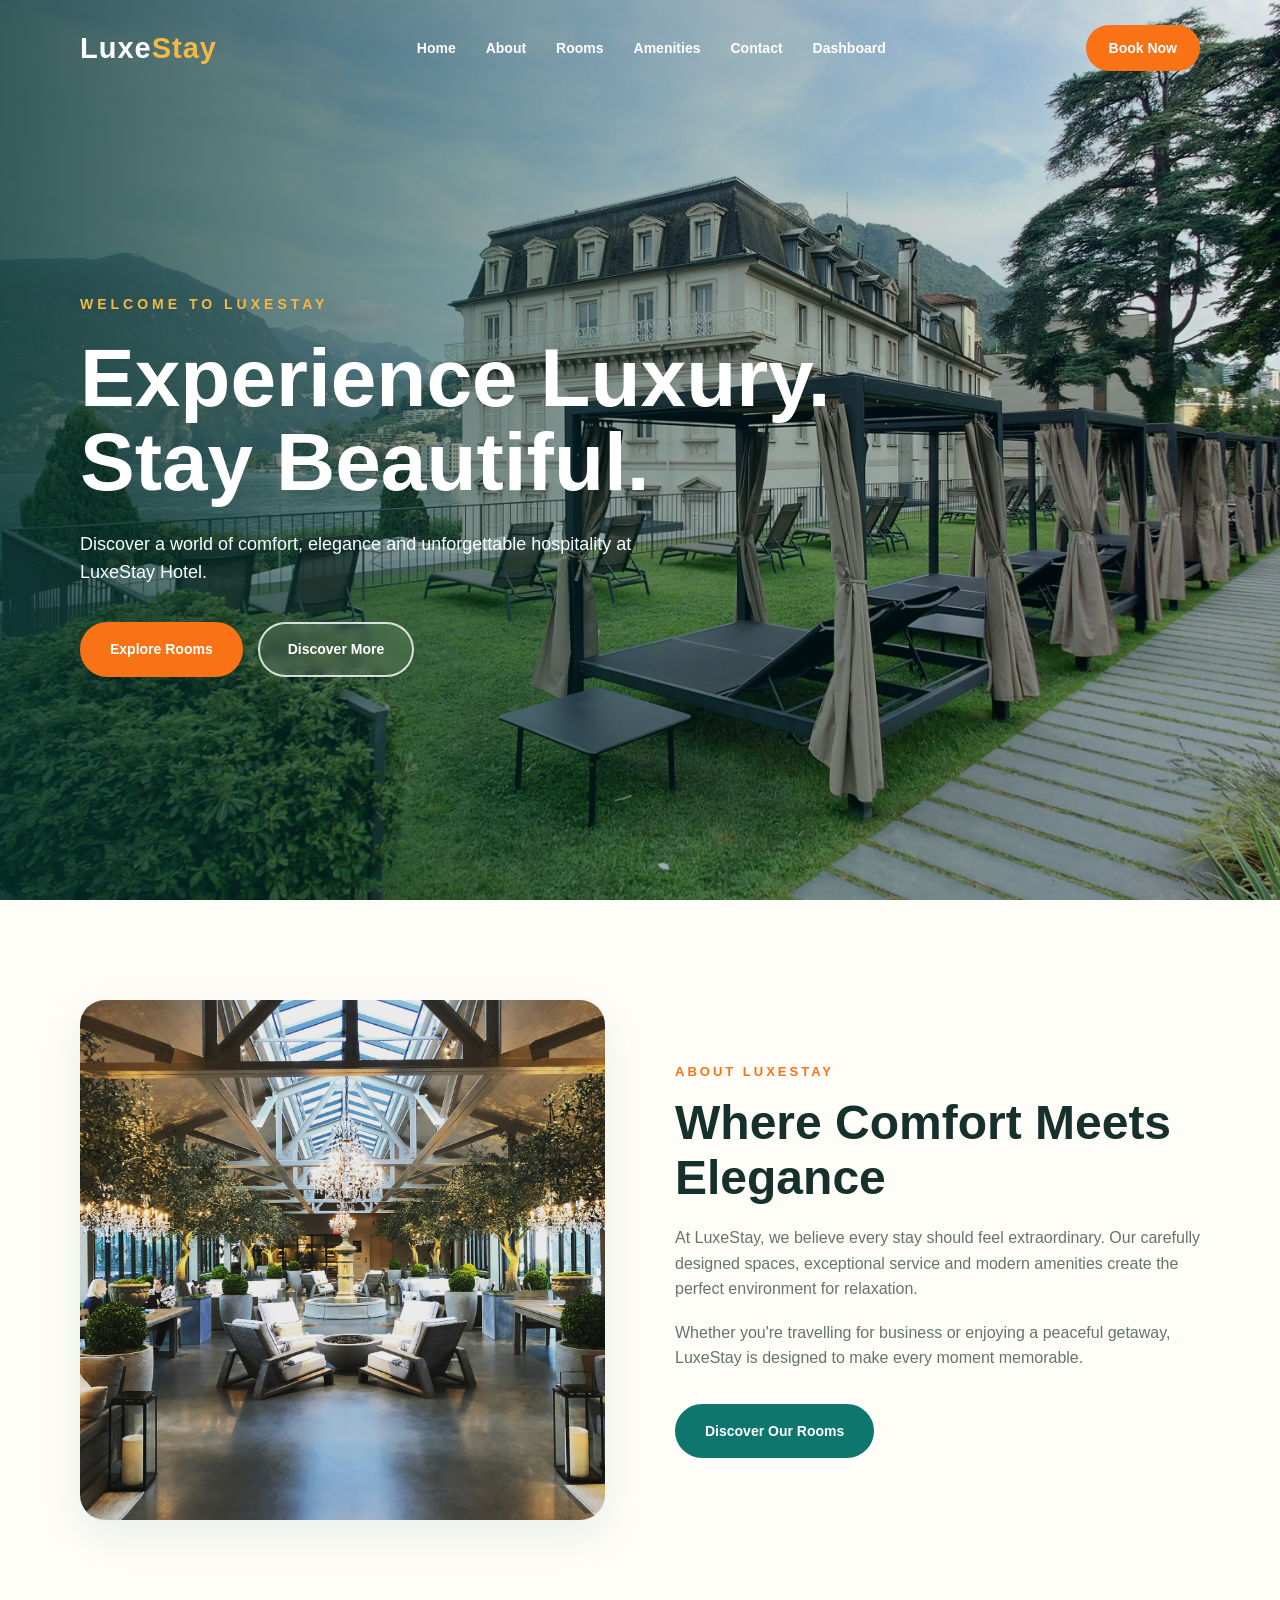
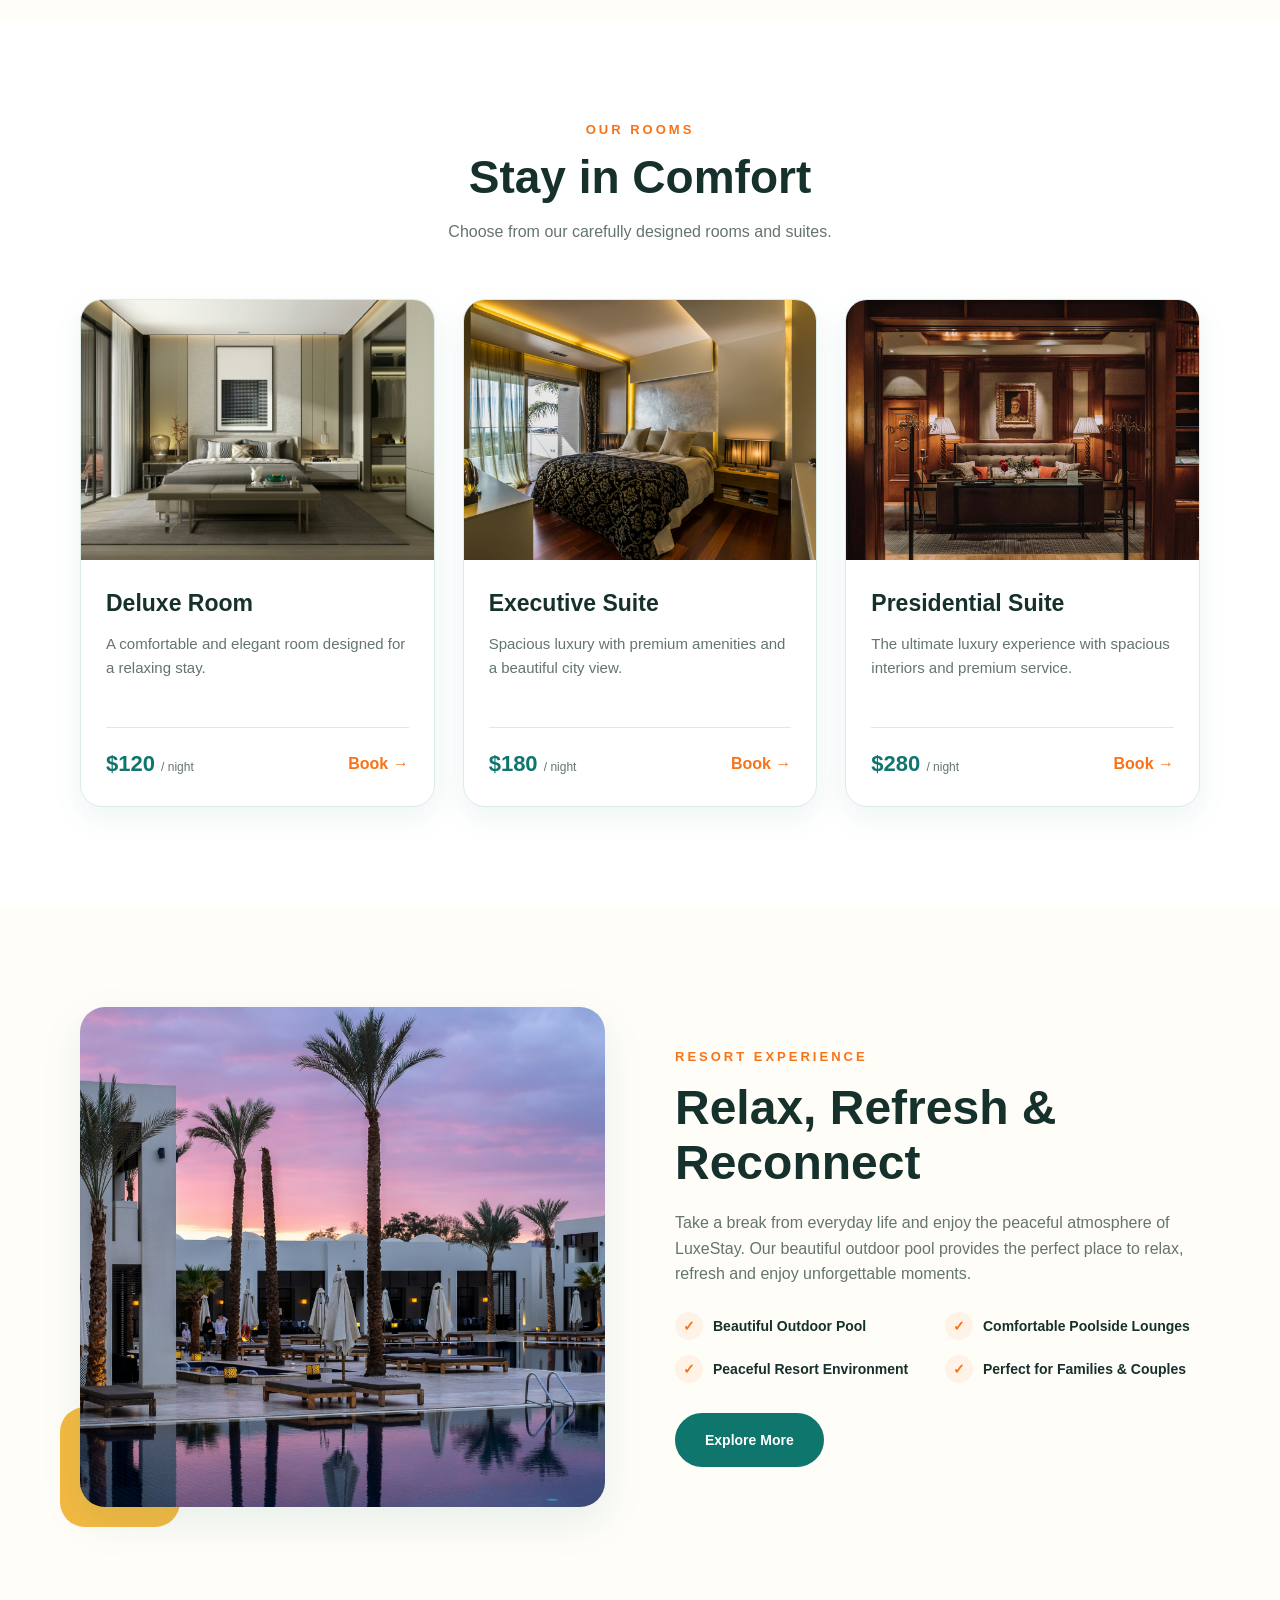
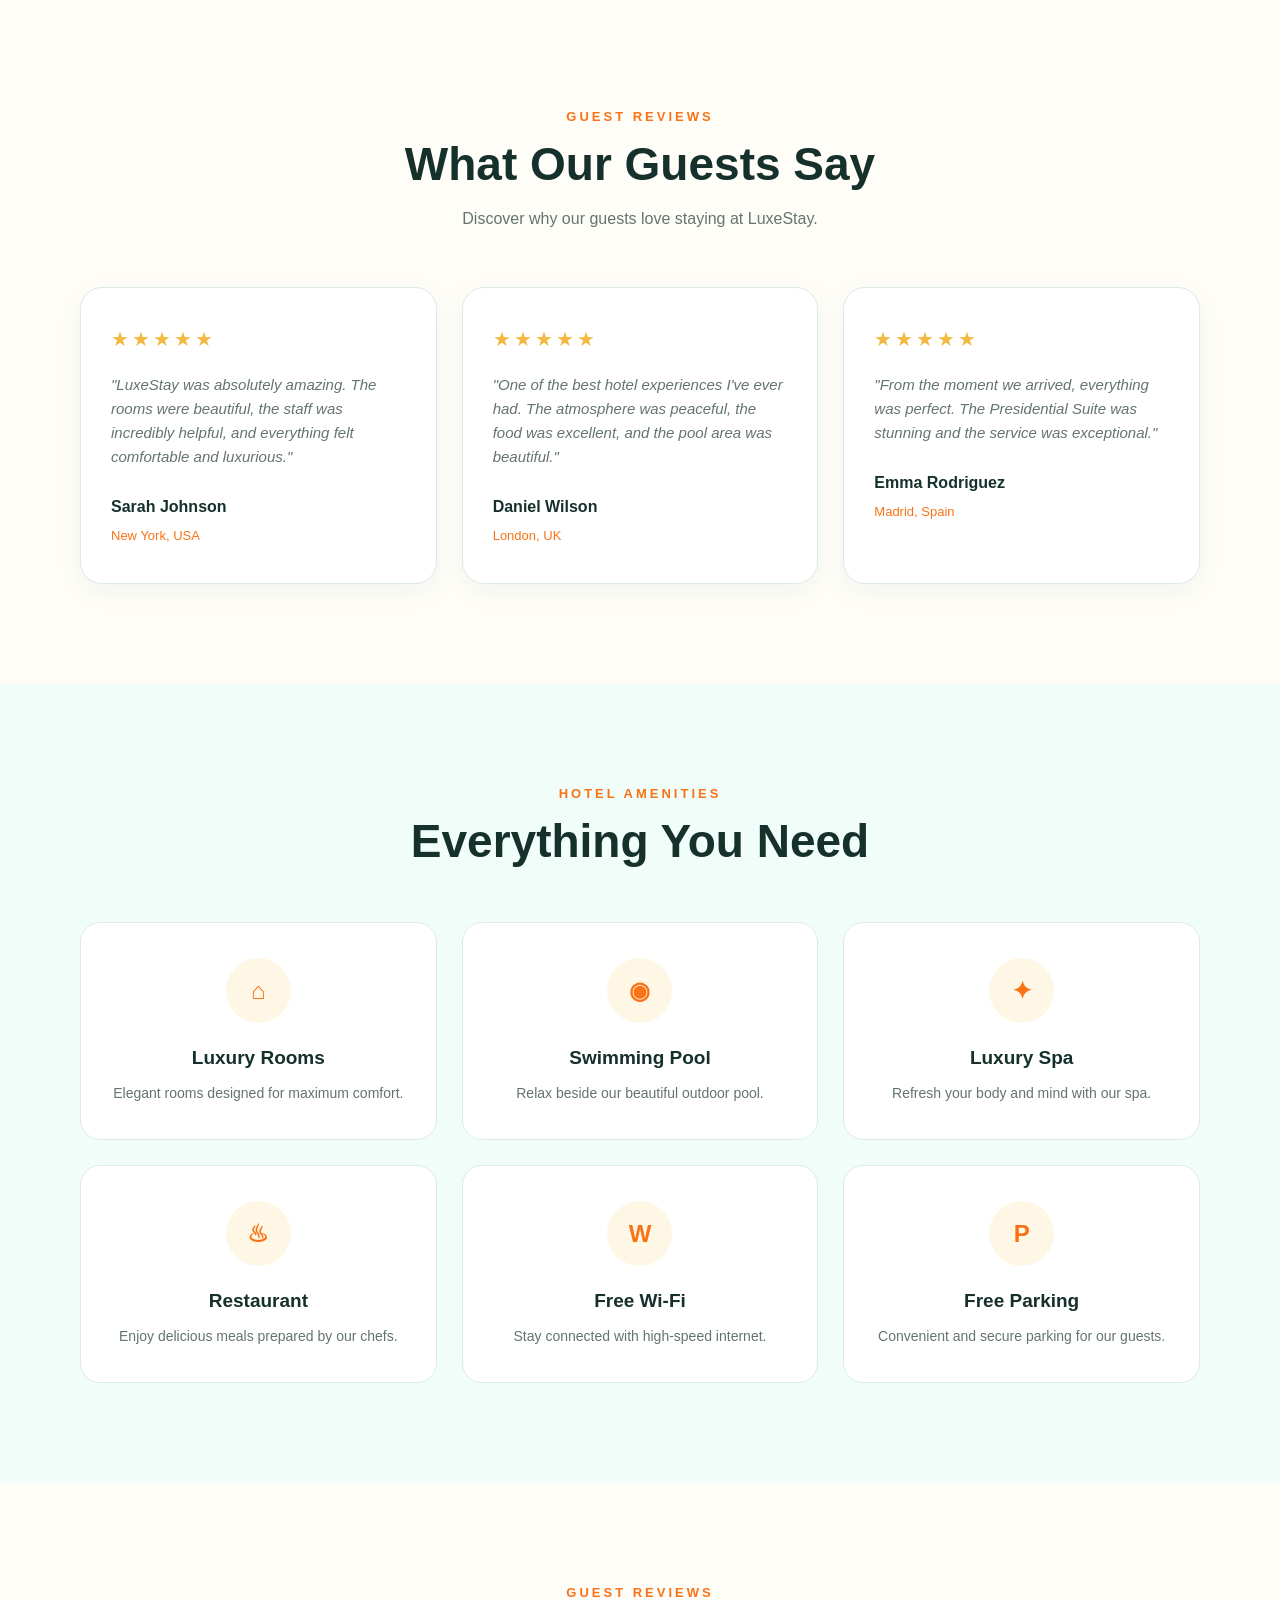
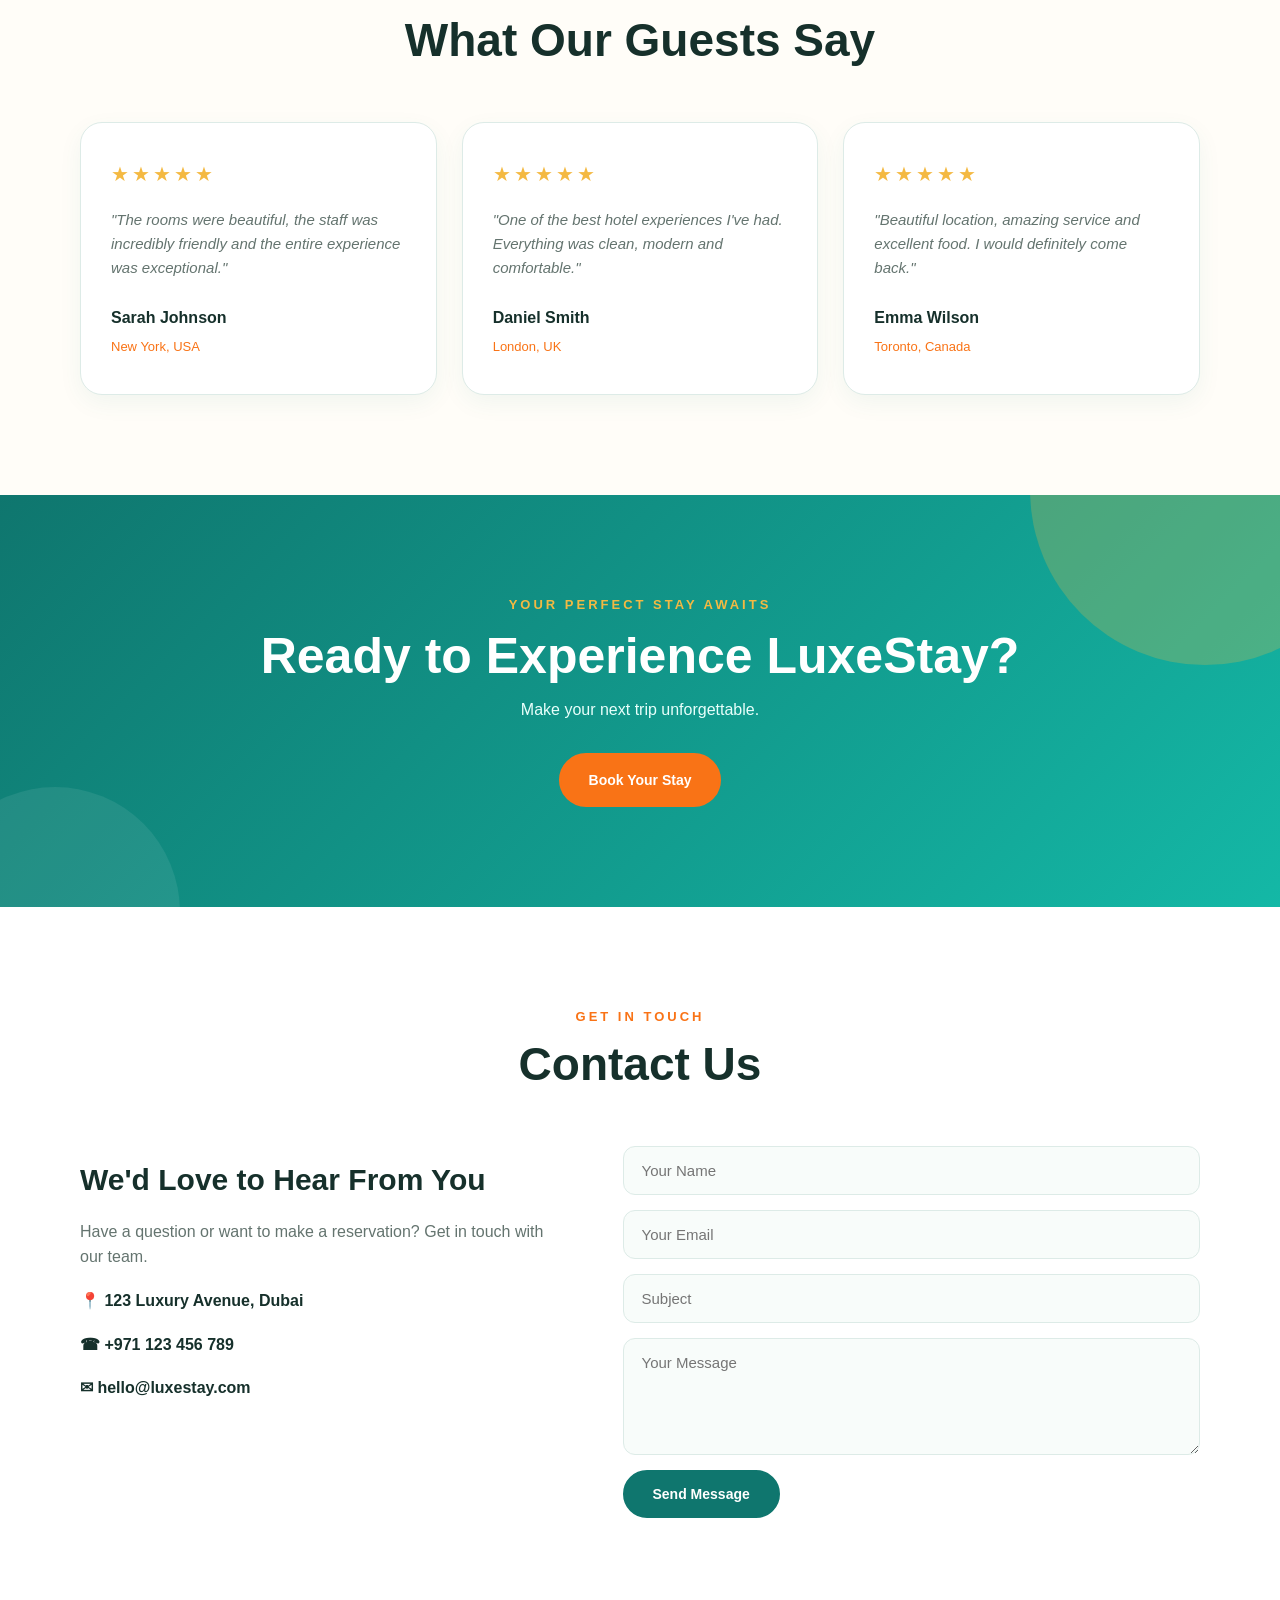
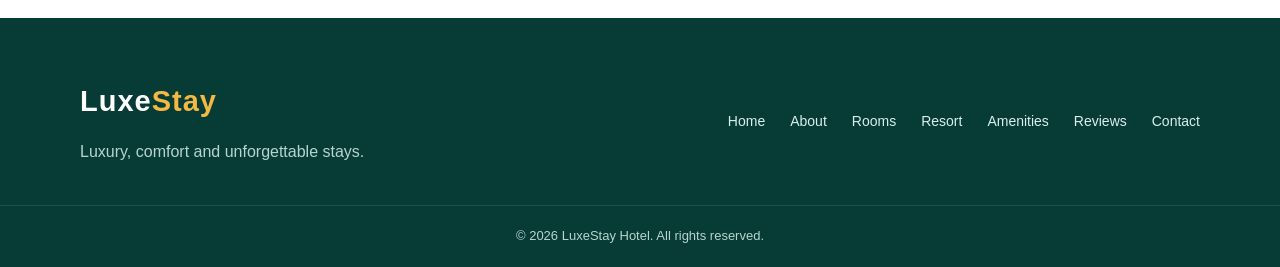
<file: 01-LuxeStay/index.html>
<!DOCTYPE html>
<html lang="en">
<head>
    <meta charset="UTF-8">
    <meta name="viewport" content="width=device-width, initial-scale=1.0">

    <title>LuxeStay | Luxury Hotel</title>

    <link rel="stylesheet" href="style.css">
</head>

<body>

    <!-- ================= NAVBAR ================= -->

    <header class="navbar">
        <div class="container nav-container">

            <a href="#" class="logo">
                Luxe<span>Stay</span>
            </a>

            <nav class="nav-links">
                <a href="#home">Home</a>
                <a href="#about">About</a>
                <a href="#rooms">Rooms</a>
                <a href="#amenities">Amenities</a>
                <a href="#contact">Contact</a>
                <a href="dashboard.html" class="dashboard-btn">Dashboard</a>
            </nav>

            <a href="#booking" class="btn nav-btn">
                Book Now
            </a>

        </div>
    </header>


    <!-- ================= HERO ================= -->

    <main>

        <section class="hero" id="home">

            <div class="hero-overlay"></div>

            <div class="container hero-content">

                <p class="hero-subtitle">
                    WELCOME TO LUXESTAY
                </p>

                <h1>
                    Experience Luxury.<br>
                    Stay Beautiful.
                </h1>

                <p class="hero-description">
                    Discover a world of comfort, elegance and unforgettable
                    hospitality at LuxeStay Hotel.
                </p>

                <div class="hero-buttons">

                    <a href="#rooms" class="btn">
                        Explore Rooms
                    </a>

                    <a href="#about" class="btn btn-outline">
                        Discover More
                    </a>

                </div>

            </div>

        </section>


        <!-- ================= ABOUT ================= -->

        <section class="about section" id="about">

            <div class="container about-container">

                <div class="about-image">
                    <img
                        src="images/hotel.jpg"
                        alt="Luxury hotel interior"
                    >
                </div>

                <div class="about-content">

                    <p class="section-subtitle">
                        ABOUT LUXESTAY
                    </p>

                    <h2>
                        Where Comfort Meets Elegance
                    </h2>

                    <p>
                        At LuxeStay, we believe every stay should feel
                        extraordinary. Our carefully designed spaces,
                        exceptional service and modern amenities create
                        the perfect environment for relaxation.
                    </p>

                    <p>
                        Whether you're travelling for business or enjoying
                        a peaceful getaway, LuxeStay is designed to make
                        every moment memorable.
                    </p>

                    <a href="#rooms" class="btn">
                        Discover Our Rooms
                    </a>

                </div>

            </div>

        </section>


        <!-- ================= ROOMS ================= -->

        <section class="rooms section" id="rooms">

            <div class="container">

                <div class="section-heading">

                    <p class="section-subtitle">
                        OUR ROOMS
                    </p>

                    <h2>
                        Stay in Comfort
                    </h2>

                    <p>
                        Choose from our carefully designed rooms and suites.
                    </p>

                </div>


                <div class="rooms-grid">

                    <!-- Room 1 -->

                    <article class="room-card">

                        <img
                            src="images/room-1.jpg"
                            alt="Deluxe room"
                        >

                        <div class="room-content">

                            <h3>
                                Deluxe Room
                            </h3>

                            <p>
                                A comfortable and elegant room designed
                                for a relaxing stay.
                            </p>

                            <div class="room-bottom">

                                <span class="price">
                                    $120 <small>/ night</small>
                                </span>

                                <a href="#booking" class="room-link">
                                    Book →
                                </a>

                            </div>

                        </div>

                    </article>


                    <!-- Room 2 -->

                    <article class="room-card">

                        <img
                            src="images/room-2.jpg"
                            alt="Executive suite"
                        >

                        <div class="room-content">

                            <h3>
                                Executive Suite
                            </h3>

                            <p>
                                Spacious luxury with premium amenities
                                and a beautiful city view.
                            </p>

                            <div class="room-bottom">

                                <span class="price">
                                    $180 <small>/ night</small>
                                </span>

                                <a href="#booking" class="room-link">
                                    Book →
                                </a>

                            </div>

                        </div>

                    </article>


                    <!-- Room 3 -->

                    <article class="room-card">

                        <img
                            src="images/room-3.jpg"
                            alt="Presidential suite"
                        >

                        <div class="room-content">

                            <h3>
                                Presidential Suite
                            </h3>

                            <p>
                                The ultimate luxury experience with
                                spacious interiors and premium service.
                            </p>

                            <div class="room-bottom">

                                <span class="price">
                                    $280 <small>/ night</small>
                                </span>

                                <a href="#booking" class="room-link">
                                    Book →
                                </a>

                            </div>

                        </div>

                    </article>

                </div>

            </div>

        </section>
     <!-- Resort Experience Section -->
<section class="resort section" id="resort">

    <div class="container resort-container">

        <div class="resort-image">
            <img src="images/pool.jpg" alt="LuxeStay Resort Pool">
        </div>

        <div class="resort-content">

            <p class="section-subtitle">RESORT EXPERIENCE</p>

            <h2>Relax, Refresh & Reconnect</h2>

            <p>
                Take a break from everyday life and enjoy the peaceful
                atmosphere of LuxeStay. Our beautiful outdoor pool
                provides the perfect place to relax, refresh and enjoy
                unforgettable moments.
            </p>

            <div class="resort-features">

                <div class="resort-feature">
                    <span>✓</span>
                    <p>Beautiful Outdoor Pool</p>
                </div>

                <div class="resort-feature">
                    <span>✓</span>
                    <p>Comfortable Poolside Lounges</p>
                </div>

                <div class="resort-feature">
                    <span>✓</span>
                    <p>Peaceful Resort Environment</p>
                </div>

                <div class="resort-feature">
                    <span>✓</span>
                    <p>Perfect for Families & Couples</p>
                </div>

            </div>

            <a href="#contact" class="btn">Explore More</a>

        </div>

    </div>

</section>
            <!-- Testimonials Section -->
<section class="testimonials section" id="testimonials">

    <div class="container">

        <div class="section-heading">

            <p class="section-subtitle">GUEST REVIEWS</p>

            <h2>What Our Guests Say</h2>

            <p>
                Discover why our guests love staying at LuxeStay.
            </p>

        </div>


        <div class="testimonial-grid">

            <!-- Testimonial 1 -->
            <div class="testimonial-card">

                <div class="stars">
                    ★★★★★
                </div>

                <p>
                    "LuxeStay was absolutely amazing. The rooms were
                    beautiful, the staff was incredibly helpful, and
                    everything felt comfortable and luxurious."
                </p>

                <h4>Sarah Johnson</h4>

                <span>New York, USA</span>

            </div>


            <!-- Testimonial 2 -->
            <div class="testimonial-card">

                <div class="stars">
                    ★★★★★
                </div>

                <p>
                    "One of the best hotel experiences I've ever had.
                    The atmosphere was peaceful, the food was excellent,
                    and the pool area was beautiful."
                </p>

                <h4>Daniel Wilson</h4>

                <span>London, UK</span>

            </div>


            <!-- Testimonial 3 -->
            <div class="testimonial-card">

                <div class="stars">
                    ★★★★★
                </div>

                <p>
                    "From the moment we arrived, everything was perfect.
                    The Presidential Suite was stunning and the service
                    was exceptional."
                </p>

                <h4>Emma Rodriguez</h4>

                <span>Madrid, Spain</span>

            </div>

        </div>

    </div>

</section>

        <!-- ================= AMENITIES ================= -->

        <section class="amenities section" id="amenities">

            <div class="container">

                <div class="section-heading">

                    <p class="section-subtitle">
                        HOTEL AMENITIES
                    </p>

                    <h2>
                        Everything You Need
                    </h2>

                </div>


                <div class="amenities-grid">

                    <div class="amenity">
                        <div class="amenity-icon">⌂</div>
                        <h3>Luxury Rooms</h3>
                        <p>Elegant rooms designed for maximum comfort.</p>
                    </div>

                    <div class="amenity">
                        <div class="amenity-icon">◉</div>
                        <h3>Swimming Pool</h3>
                        <p>Relax beside our beautiful outdoor pool.</p>
                    </div>

                    <div class="amenity">
                        <div class="amenity-icon">✦</div>
                        <h3>Luxury Spa</h3>
                        <p>Refresh your body and mind with our spa.</p>
                    </div>

                    <div class="amenity">
                        <div class="amenity-icon">♨</div>
                        <h3>Restaurant</h3>
                        <p>Enjoy delicious meals prepared by our chefs.</p>
                    </div>

                    <div class="amenity">
                        <div class="amenity-icon">W</div>
                        <h3>Free Wi-Fi</h3>
                        <p>Stay connected with high-speed internet.</p>
                    </div>

                    <div class="amenity">
                        <div class="amenity-icon">P</div>
                        <h3>Free Parking</h3>
                        <p>Convenient and secure parking for our guests.</p>
                    </div>

                </div>

            </div>

        </section>


        <!-- ================= TESTIMONIALS ================= -->

        <section class="testimonials section">

            <div class="container">

                <div class="section-heading">

                    <p class="section-subtitle">
                        GUEST REVIEWS
                    </p>

                    <h2>
                        What Our Guests Say
                    </h2>

                </div>


                <div class="testimonial-grid">

                    <article class="testimonial-card">

                        <div class="stars">
                            ★★★★★
                        </div>

                        <p>
                            "The rooms were beautiful, the staff was
                            incredibly friendly and the entire experience
                            was exceptional."
                        </p>

                        <h4>
                            Sarah Johnson
                        </h4>

                        <span>
                            New York, USA
                        </span>

                    </article>


                    <article class="testimonial-card">

                        <div class="stars">
                            ★★★★★
                        </div>

                        <p>
                            "One of the best hotel experiences I've had.
                            Everything was clean, modern and comfortable."
                        </p>

                        <h4>
                            Daniel Smith
                        </h4>

                        <span>
                            London, UK
                        </span>

                    </article>


                    <article class="testimonial-card">

                        <div class="stars">
                            ★★★★★
                        </div>

                        <p>
                            "Beautiful location, amazing service and
                            excellent food. I would definitely come back."
                        </p>

                        <h4>
                            Emma Wilson
                        </h4>

                        <span>
                            Toronto, Canada
                        </span>

                    </article>

                </div>

            </div>

        </section>


        <!-- ================= BOOKING CTA ================= -->

        <section class="booking" id="booking">

            <div class="container booking-content">

                <p class="section-subtitle">
                    YOUR PERFECT STAY AWAITS
                </p>

                <h2>
                    Ready to Experience LuxeStay?
                </h2>

                <p>
                    Make your next trip unforgettable.
                </p>

                <a href="#contact" class="btn">Book Your Stay</a>

            </div>

        </section>


        <!-- ================= CONTACT ================= -->

        <section class="contact section" id="contact">

            <div class="container">

                <div class="section-heading">

                    <p class="section-subtitle">
                        GET IN TOUCH
                    </p>

                    <h2>
                        Contact Us
                    </h2>

                </div>


                <div class="contact-container">

                    <div class="contact-info">

                        <h3>
                            We'd Love to Hear From You
                        </h3>

                        <p>
                            Have a question or want to make a reservation?
                            Get in touch with our team.
                        </p>

                        <p>
                            📍 123 Luxury Avenue, Dubai
                        </p>

                        <p>
                            ☎ +971 123 456 789
                        </p>

                        <p>
                            ✉ hello@luxestay.com
                        </p>

                    </div>


                    <form class="contact-form">

                        <input
                            type="text"
                            placeholder="Your Name"
                            required
                        >

                        <input
                            type="email"
                            placeholder="Your Email"
                            required
                        >

                        <input
                            type="text"
                            placeholder="Subject"
                        >

                        <textarea
                            rows="5"
                            placeholder="Your Message"
                        ></textarea>

                        <button
                            type="submit"
                            class="btn"
                        >
                            Send Message
                        </button>

                    </form>

                </div>

            </div>

        </section>

    </main>


   <!-- Footer -->
<footer class="footer">

    <div class="container footer-container">

        <div class="footer-brand">

            <a href="#home" class="logo">
                Luxe<span>Stay</span>
            </a>

            <p>
                Luxury, comfort and unforgettable stays.
            </p>

        </div>


        <div class="footer-links">

            <a href="#home">Home</a>

            <a href="#about">About</a>

            <a href="#rooms">Rooms</a>

            <a href="#resort">Resort</a>

            <a href="#amenities">Amenities</a>

            <a href="#testimonials">Reviews</a>

            <a href="#contact">Contact</a>

        </div>

    </div>


    <div class="copyright">

        <p>
            © 2026 LuxeStay Hotel. All rights reserved.
        </p>

    </div>

</footer>
</file>
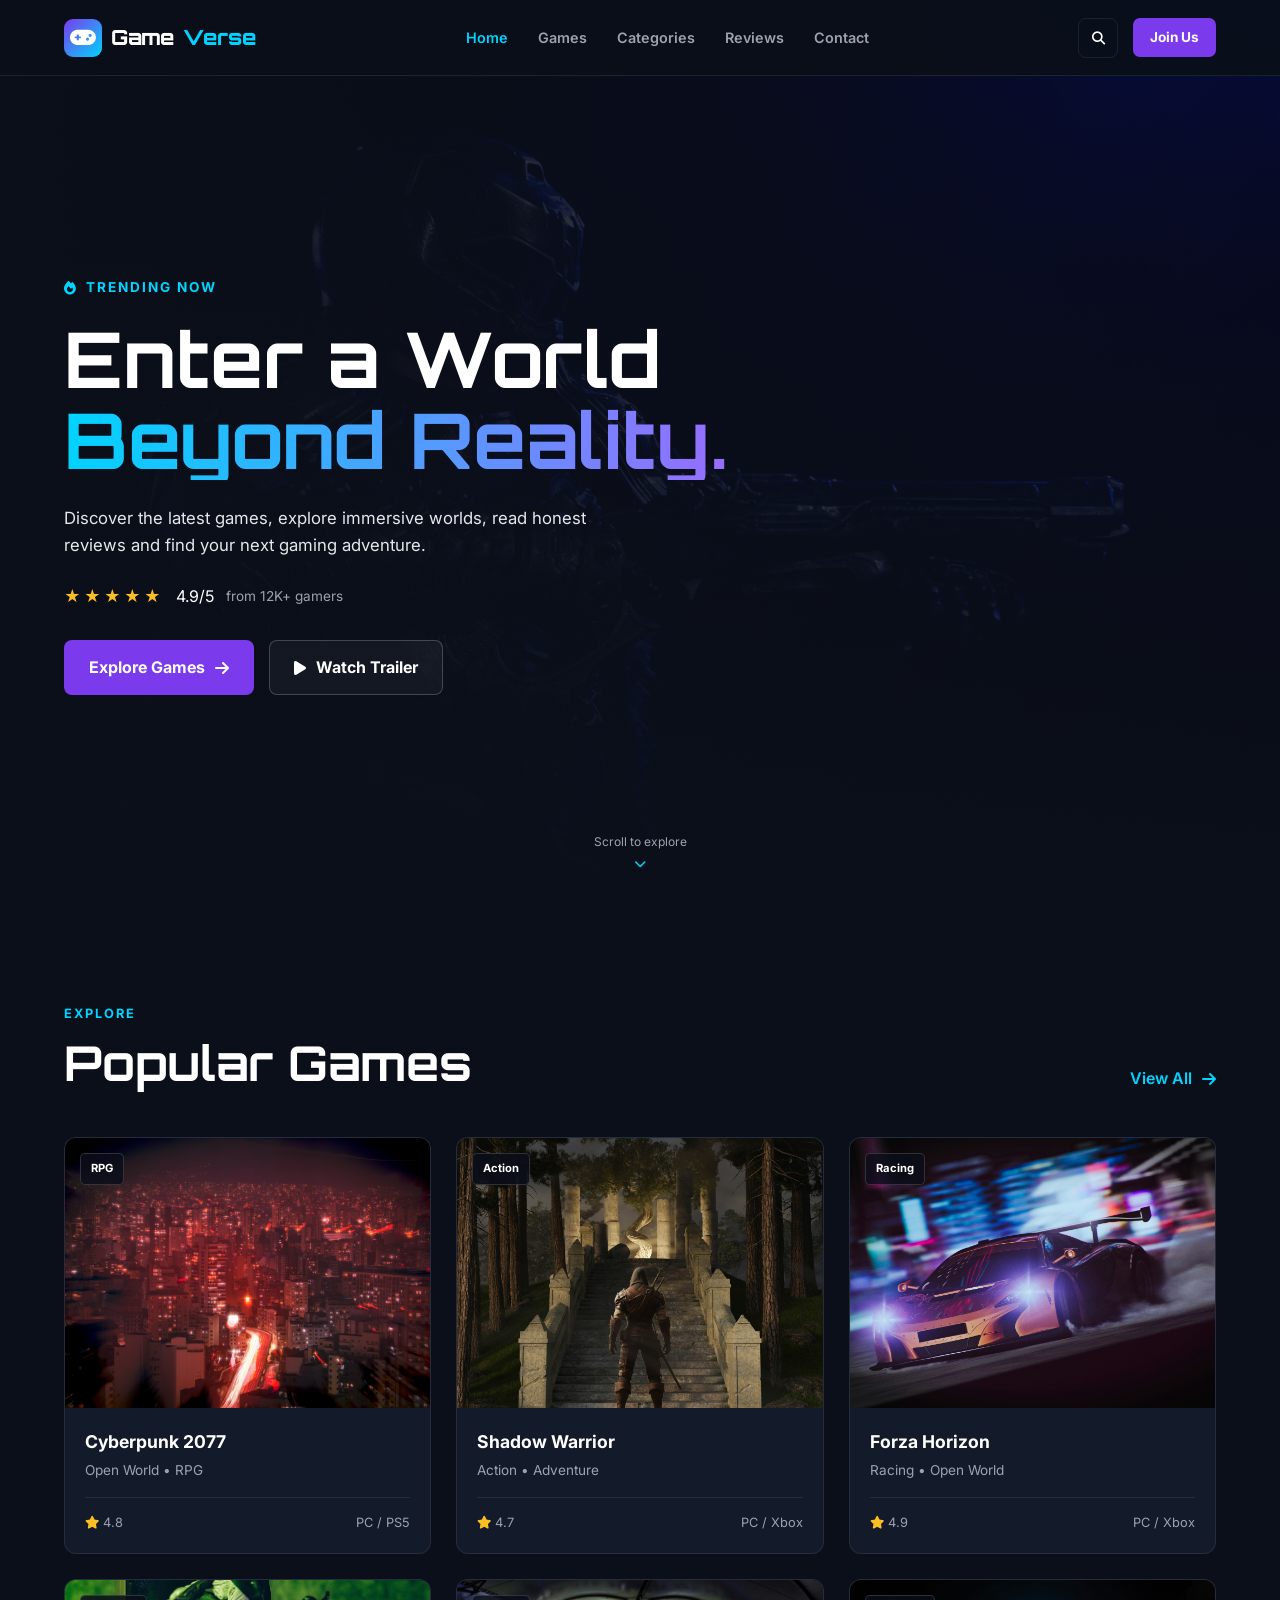
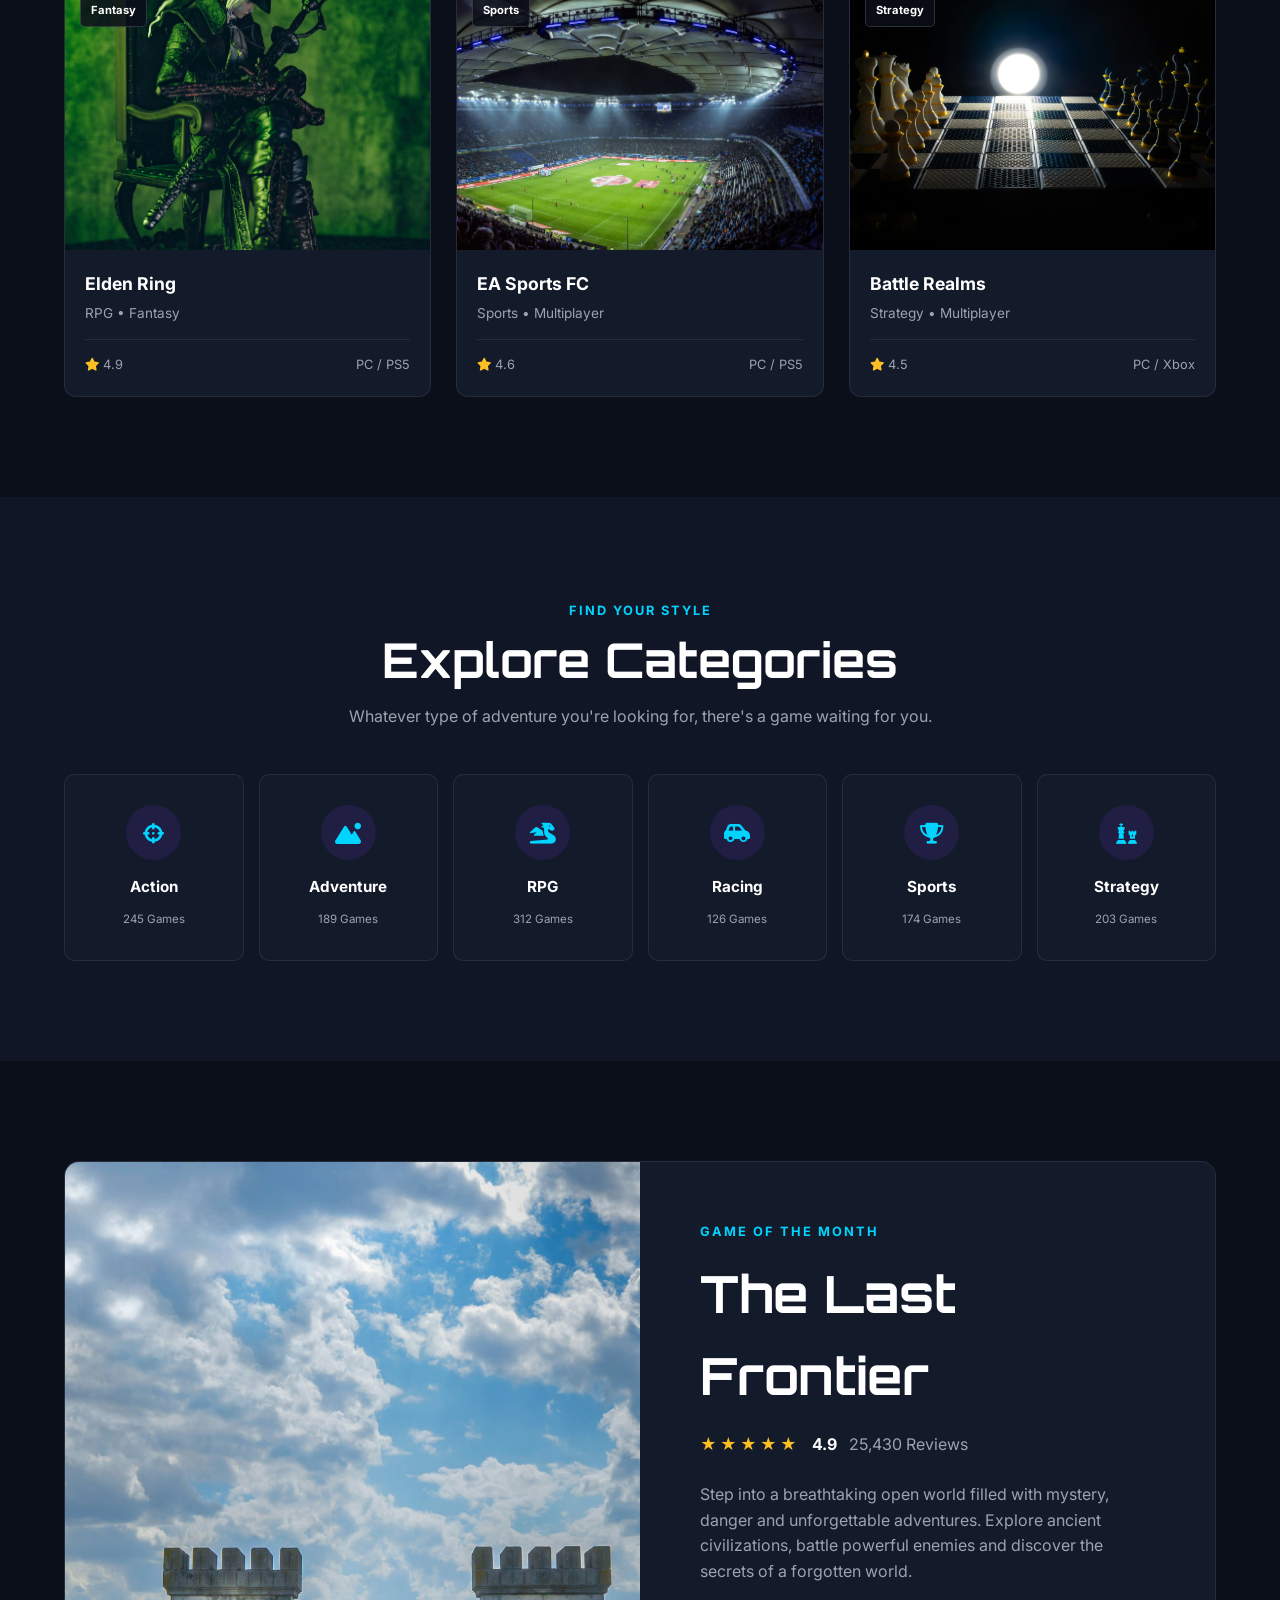
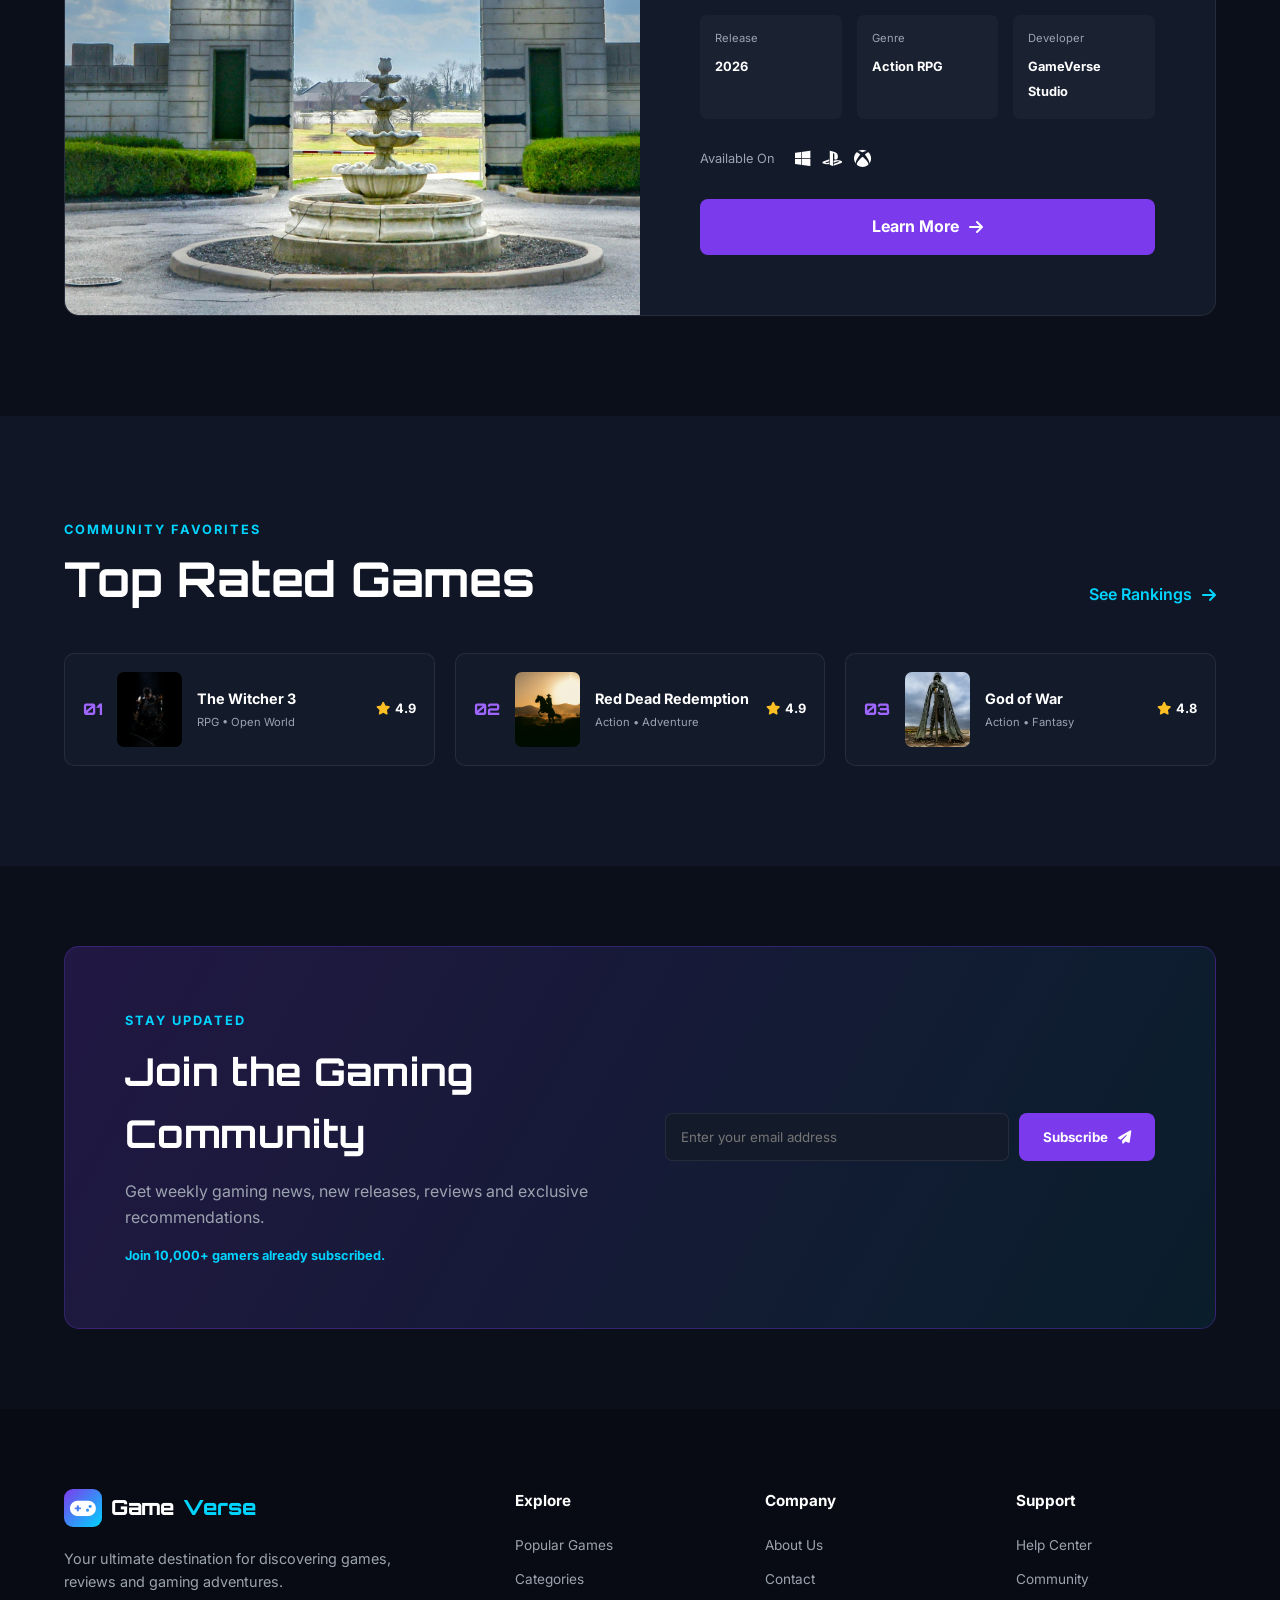
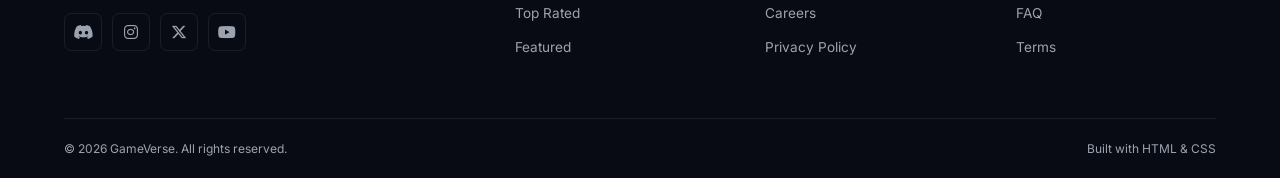
<file: GameVerse/index.html>
<!DOCTYPE html>
<html lang="en">

<head>
    <meta charset="UTF-8">
    <meta name="viewport" content="width=device-width, initial-scale=1.0">

    <meta name="description"
        content="GameVerse - Discover popular games, explore genres, read reviews and find your next favorite game.">

    <title>GameVerse | Discover Your Next Game</title>

    <link rel="stylesheet" href="style.css">

    <!-- Google Fonts -->
    <link
        href="https://fonts.googleapis.com/css2?family=Inter:wght@400;500;600;700;800&family=Orbitron:wght@500;600;700;800&display=swap"
        rel="stylesheet">

    <!-- Font Awesome -->
    <link rel="stylesheet"
        href="https://cdnjs.cloudflare.com/ajax/libs/font-awesome/6.5.2/css/all.min.css">
</head>

<body>

    <!-- NAVBAR -->

    <header class="navbar">

        <div class="container nav-container">

            <a href="#" class="logo">
                <span class="logo-icon">
                    <i class="fa-solid fa-gamepad"></i>
                </span>
                Game<span>Verse</span>
            </a>

            <nav class="nav-links">
                <a href="#home" class="active">Home</a>
                <a href="#games">Games</a>
                <a href="#categories">Categories</a>
                <a href="#reviews">Reviews</a>
                <a href="#contact">Contact</a>
            </nav>

            <div class="nav-actions">
                <button class="search-btn">
                    <i class="fa-solid fa-magnifying-glass"></i>
                </button>

                <a href="#newsletter" class="nav-btn">
                    Join Us
                </a>
            </div>

        </div>

    </header>


    <!-- HERO -->

    <main>

        <section class="hero" id="home">

            <div class="hero-overlay"></div>

            <div class="container hero-container">

                <div class="hero-content">

                    <span class="hero-label">
                        <i class="fa-solid fa-fire"></i>
                        Trending Now
                    </span>

                    <h1>
                        Enter a World
                        <span>Beyond Reality.</span>
                    </h1>

                    <p>
                        Discover the latest games, explore immersive worlds,
                        read honest reviews and find your next gaming adventure.
                    </p>

                    <div class="hero-rating">

                        <div class="stars">
                            ★★★★★
                        </div>

                        <span>4.9/5</span>

                        <span class="rating-text">
                            from 12K+ gamers
                        </span>

                    </div>

                    <div class="hero-buttons">

                        <a href="#games" class="btn btn-primary">
                            Explore Games
                            <i class="fa-solid fa-arrow-right"></i>
                        </a>

                        <a href="#featured" class="btn btn-outline">
                            <i class="fa-solid fa-play"></i>
                            Watch Trailer
                        </a>

                    </div>

                </div>

            </div>

            <div class="hero-scroll">
                <span>Scroll to explore</span>
                <i class="fa-solid fa-chevron-down"></i>
            </div>

        </section>


        <!-- POPULAR GAMES -->

        <section class="section games-section" id="games">

            <div class="container">

                <div class="section-heading">

                    <div>
                        <span class="section-label">
                            Explore
                        </span>

                        <h2>
                            Popular Games
                        </h2>
                    </div>

                    <a href="#" class="view-all">
                        View All
                        <i class="fa-solid fa-arrow-right"></i>
                    </a>

                </div>


                <div class="games-grid">

                    <!-- Game 1 -->

                    <article class="game-card">

                        <div class="game-image">

                            <img src="images/game1.jpg" alt="Cyberpunk game">

                            <span class="game-badge">
                                RPG
                            </span>

                            <div class="game-overlay">
                                <a href="#" class="play-button">
                                    <i class="fa-solid fa-play"></i>
                                </a>
                            </div>

                        </div>

                        <div class="game-info">

                            <h3>Cyberpunk 2077</h3>

                            <p>
                                Open World • RPG
                            </p>

                            <div class="game-meta">

                                <span>
                                    <i class="fa-solid fa-star"></i>
                                    4.8
                                </span>

                                <span>
                                    PC / PS5
                                </span>

                            </div>

                        </div>

                    </article>


                    <!-- Game 2 -->

                    <article class="game-card">

                        <div class="game-image">

                            <img src="images/game2.jpg" alt="Action adventure game">

                            <span class="game-badge">
                                Action
                            </span>

                            <div class="game-overlay">
                                <a href="#" class="play-button">
                                    <i class="fa-solid fa-play"></i>
                                </a>
                            </div>

                        </div>

                        <div class="game-info">

                            <h3>Shadow Warrior</h3>

                            <p>
                                Action • Adventure
                            </p>

                            <div class="game-meta">

                                <span>
                                    <i class="fa-solid fa-star"></i>
                                    4.7
                                </span>

                                <span>
                                    PC / Xbox
                                </span>

                            </div>

                        </div>

                    </article>


                    <!-- Game 3 -->

                    <article class="game-card">

                        <div class="game-image">

                            <img src="images/game3.jpg" alt="Racing game">

                            <span class="game-badge">
                                Racing
                            </span>

                            <div class="game-overlay">
                                <a href="#" class="play-button">
                                    <i class="fa-solid fa-play"></i>
                                </a>
                            </div>

                        </div>

                        <div class="game-info">

                            <h3>Forza Horizon</h3>

                            <p>
                                Racing • Open World
                            </p>

                            <div class="game-meta">

                                <span>
                                    <i class="fa-solid fa-star"></i>
                                    4.9
                                </span>

                                <span>
                                    PC / Xbox
                                </span>

                            </div>

                        </div>

                    </article>


                    <!-- Game 4 -->

                    <article class="game-card">

                        <div class="game-image">

                            <img src="images/game4.jpg" alt="Fantasy RPG game">

                            <span class="game-badge">
                                Fantasy
                            </span>

                            <div class="game-overlay">
                                <a href="#" class="play-button">
                                    <i class="fa-solid fa-play"></i>
                                </a>
                            </div>

                        </div>

                        <div class="game-info">

                            <h3>Elden Ring</h3>

                            <p>
                                RPG • Fantasy
                            </p>

                            <div class="game-meta">

                                <span>
                                    <i class="fa-solid fa-star"></i>
                                    4.9
                                </span>

                                <span>
                                    PC / PS5
                                </span>

                            </div>

                        </div>

                    </article>


                    <!-- Game 5 -->

                    <article class="game-card">

                        <div class="game-image">

                            <img src="images/game5.jpg" alt="Football game">

                            <span class="game-badge">
                                Sports
                            </span>

                            <div class="game-overlay">
                                <a href="#" class="play-button">
                                    <i class="fa-solid fa-play"></i>
                                </a>
                            </div>

                        </div>

                        <div class="game-info">

                            <h3>EA Sports FC</h3>

                            <p>
                                Sports • Multiplayer
                            </p>

                            <div class="game-meta">

                                <span>
                                    <i class="fa-solid fa-star"></i>
                                    4.6
                                </span>

                                <span>
                                    PC / PS5
                                </span>

                            </div>

                        </div>

                    </article>


                    <!-- Game 6 -->

                    <article class="game-card">

                        <div class="game-image">

                            <img src="images/game6.jpg" alt="Battle game">

                            <span class="game-badge">
                                Strategy
                            </span>

                            <div class="game-overlay">
                                <a href="#" class="play-button">
                                    <i class="fa-solid fa-play"></i>
                                </a>
                            </div>

                        </div>

                        <div class="game-info">

                            <h3>Battle Realms</h3>

                            <p>
                                Strategy • Multiplayer
                            </p>

                            <div class="game-meta">

                                <span>
                                    <i class="fa-solid fa-star"></i>
                                    4.5
                                </span>

                                <span>
                                    PC / Xbox
                                </span>

                            </div>

                        </div>

                    </article>

                </div>

            </div>

        </section>


        <!-- CATEGORIES -->

        <section class="section categories-section" id="categories">

            <div class="container">

                <div class="section-heading centered">

                    <span class="section-label">
                        Find Your Style
                    </span>

                    <h2>
                        Explore Categories
                    </h2>

                    <p>
                        Whatever type of adventure you're looking for,
                        there's a game waiting for you.
                    </p>

                </div>


                <div class="categories-grid">

                    <a href="#" class="category-card">

                        <div class="category-icon">
                            <i class="fa-solid fa-crosshairs"></i>
                        </div>

                        <h3>Action</h3>

                        <span>245 Games</span>

                    </a>


                    <a href="#" class="category-card">

                        <div class="category-icon">
                            <i class="fa-solid fa-mountain-sun"></i>
                        </div>

                        <h3>Adventure</h3>

                        <span>189 Games</span>

                    </a>


                    <a href="#" class="category-card">

                        <div class="category-icon">
                            <i class="fa-solid fa-dragon"></i>
                        </div>

                        <h3>RPG</h3>

                        <span>312 Games</span>

                    </a>


                    <a href="#" class="category-card">

                        <div class="category-icon">
                            <i class="fa-solid fa-car-side"></i>
                        </div>

                        <h3>Racing</h3>

                        <span>126 Games</span>

                    </a>


                    <a href="#" class="category-card">

                        <div class="category-icon">
                            <i class="fa-solid fa-trophy"></i>
                        </div>

                        <h3>Sports</h3>

                        <span>174 Games</span>

                    </a>


                    <a href="#" class="category-card">

                        <div class="category-icon">
                            <i class="fa-solid fa-chess"></i>
                        </div>

                        <h3>Strategy</h3>

                        <span>203 Games</span>

                    </a>

                </div>

            </div>

        </section>


        <!-- FEATURED GAME -->

        <section class="featured-section" id="featured">

            <div class="container">

                <div class="featured-card">

                    <div class="featured-image">

                        <img src="images/featured.jpg" alt="Featured game">

                    </div>


                    <div class="featured-content">

                        <span class="section-label">
                            Game of the Month
                        </span>

                        <h2>
                            The Last Frontier
                        </h2>

                        <div class="featured-rating">

                            <span class="stars">
                                ★★★★★
                            </span>

                            <strong>4.9</strong>

                            <span>
                                25,430 Reviews
                            </span>

                        </div>

                        <p>
                            Step into a breathtaking open world filled with
                            mystery, danger and unforgettable adventures.
                            Explore ancient civilizations, battle powerful
                            enemies and discover the secrets of a forgotten world.
                        </p>

                        <div class="game-details">

                            <div>
                                <span>Release</span>
                                <strong>2026</strong>
                            </div>

                            <div>
                                <span>Genre</span>
                                <strong>Action RPG</strong>
                            </div>

                            <div>
                                <span>Developer</span>
                                <strong>GameVerse Studio</strong>
                            </div>

                        </div>


                        <div class="platforms">

                            <span>Available On</span>

                            <div class="platform-list">

                                <i class="fa-brands fa-windows"></i>

                                <i class="fa-brands fa-playstation"></i>

                                <i class="fa-brands fa-xbox"></i>

                            </div>

                        </div>


                        <a href="#" class="btn btn-primary">
                            Learn More
                            <i class="fa-solid fa-arrow-right"></i>
                        </a>

                    </div>

                </div>

            </div>

        </section>


        <!-- TOP RATED -->

        <section class="section top-rated" id="reviews">

            <div class="container">

                <div class="section-heading">

                    <div>

                        <span class="section-label">
                            Community Favorites
                        </span>

                        <h2>
                            Top Rated Games
                        </h2>

                    </div>

                    <a href="#" class="view-all">
                        See Rankings
                        <i class="fa-solid fa-arrow-right"></i>
                    </a>

                </div>


                <div class="ranking-list">


                    <!-- Rank 1 -->

                    <article class="ranking-card">

                        <span class="rank-number">
                            01
                        </span>

                        <img src="images/top1.jpg" alt="Top rated game">

                        <div class="ranking-info">

                            <h3>
                                The Witcher 3
                            </h3>

                            <p>
                                RPG • Open World
                            </p>

                        </div>

                        <div class="ranking-rating">

                            <i class="fa-solid fa-star"></i>

                            <strong>
                                4.9
                            </strong>

                        </div>

                    </article>


                    <!-- Rank 2 -->

                    <article class="ranking-card">

                        <span class="rank-number">
                            02
                        </span>

                        <img src="images/top2.jpg" alt="Top rated game">

                        <div class="ranking-info">

                            <h3>
                                Red Dead Redemption
                            </h3>

                            <p>
                                Action • Adventure
                            </p>

                        </div>

                        <div class="ranking-rating">

                            <i class="fa-solid fa-star"></i>

                            <strong>
                                4.9
                            </strong>

                        </div>

                    </article>


                    <!-- Rank 3 -->

                    <article class="ranking-card">

                        <span class="rank-number">
                            03
                        </span>

                        <img src="images/top3.jpg" alt="Top rated game">

                        <div class="ranking-info">

                            <h3>
                                God of War
                            </h3>

                            <p>
                                Action • Fantasy
                            </p>

                        </div>

                        <div class="ranking-rating">

                            <i class="fa-solid fa-star"></i>

                            <strong>
                                4.8
                            </strong>

                        </div>

                    </article>

                </div>

            </div>

        </section>


        <!-- NEWSLETTER -->

        <section class="newsletter-section" id="newsletter">

            <div class="container">

                <div class="newsletter">

                    <div class="newsletter-content">

                        <span class="section-label">
                            Stay Updated
                        </span>

                        <h2>
                            Join the Gaming Community
                        </h2>

                        <p>
                            Get weekly gaming news, new releases,
                            reviews and exclusive recommendations.
                        </p>

                        <strong>
                            Join 10,000+ gamers already subscribed.
                        </strong>

                    </div>


                    <form class="newsletter-form">

                        <input
                            type="email"
                            placeholder="Enter your email address"
                            required>

                        <button type="submit" class="btn btn-primary">
                            Subscribe
                            <i class="fa-solid fa-paper-plane"></i>
                        </button>

                    </form>

                </div>

            </div>

        </section>

    </main>


    <!-- FOOTER -->

    <footer class="footer" id="contact">

        <div class="container">

            <div class="footer-grid">


                <div class="footer-about">

                    <a href="#" class="logo">

                        <span class="logo-icon">
                            <i class="fa-solid fa-gamepad"></i>
                        </span>

                        Game<span>Verse</span>

                    </a>

                    <p>
                        Your ultimate destination for discovering
                        games, reviews and gaming adventures.
                    </p>

                    <div class="social-links">

                        <a href="#">
                            <i class="fa-brands fa-discord"></i>
                        </a>

                        <a href="#">
                            <i class="fa-brands fa-instagram"></i>
                        </a>

                        <a href="#">
                            <i class="fa-brands fa-x-twitter"></i>
                        </a>

                        <a href="#">
                            <i class="fa-brands fa-youtube"></i>
                        </a>

                    </div>

                </div>


                <div class="footer-column">

                    <h3>Explore</h3>

                    <a href="#games">Popular Games</a>
                    <a href="#categories">Categories</a>
                    <a href="#reviews">Top Rated</a>
                    <a href="#featured">Featured</a>

                </div>


                <div class="footer-column">

                    <h3>Company</h3>

                    <a href="#">About Us</a>
                    <a href="#">Contact</a>
                    <a href="#">Careers</a>
                    <a href="#">Privacy Policy</a>

                </div>


                <div class="footer-column">

                    <h3>Support</h3>

                    <a href="#">Help Center</a>
                    <a href="#">Community</a>
                    <a href="#">FAQ</a>
                    <a href="#">Terms</a>

                </div>

            </div>


            <div class="footer-bottom">

                <p>
                    © 2026 GameVerse. All rights reserved.
                </p>

                <p>
                    Built with HTML & CSS
                </p>

            </div>

        </div>

    </footer>

</body>

</html>
</file>
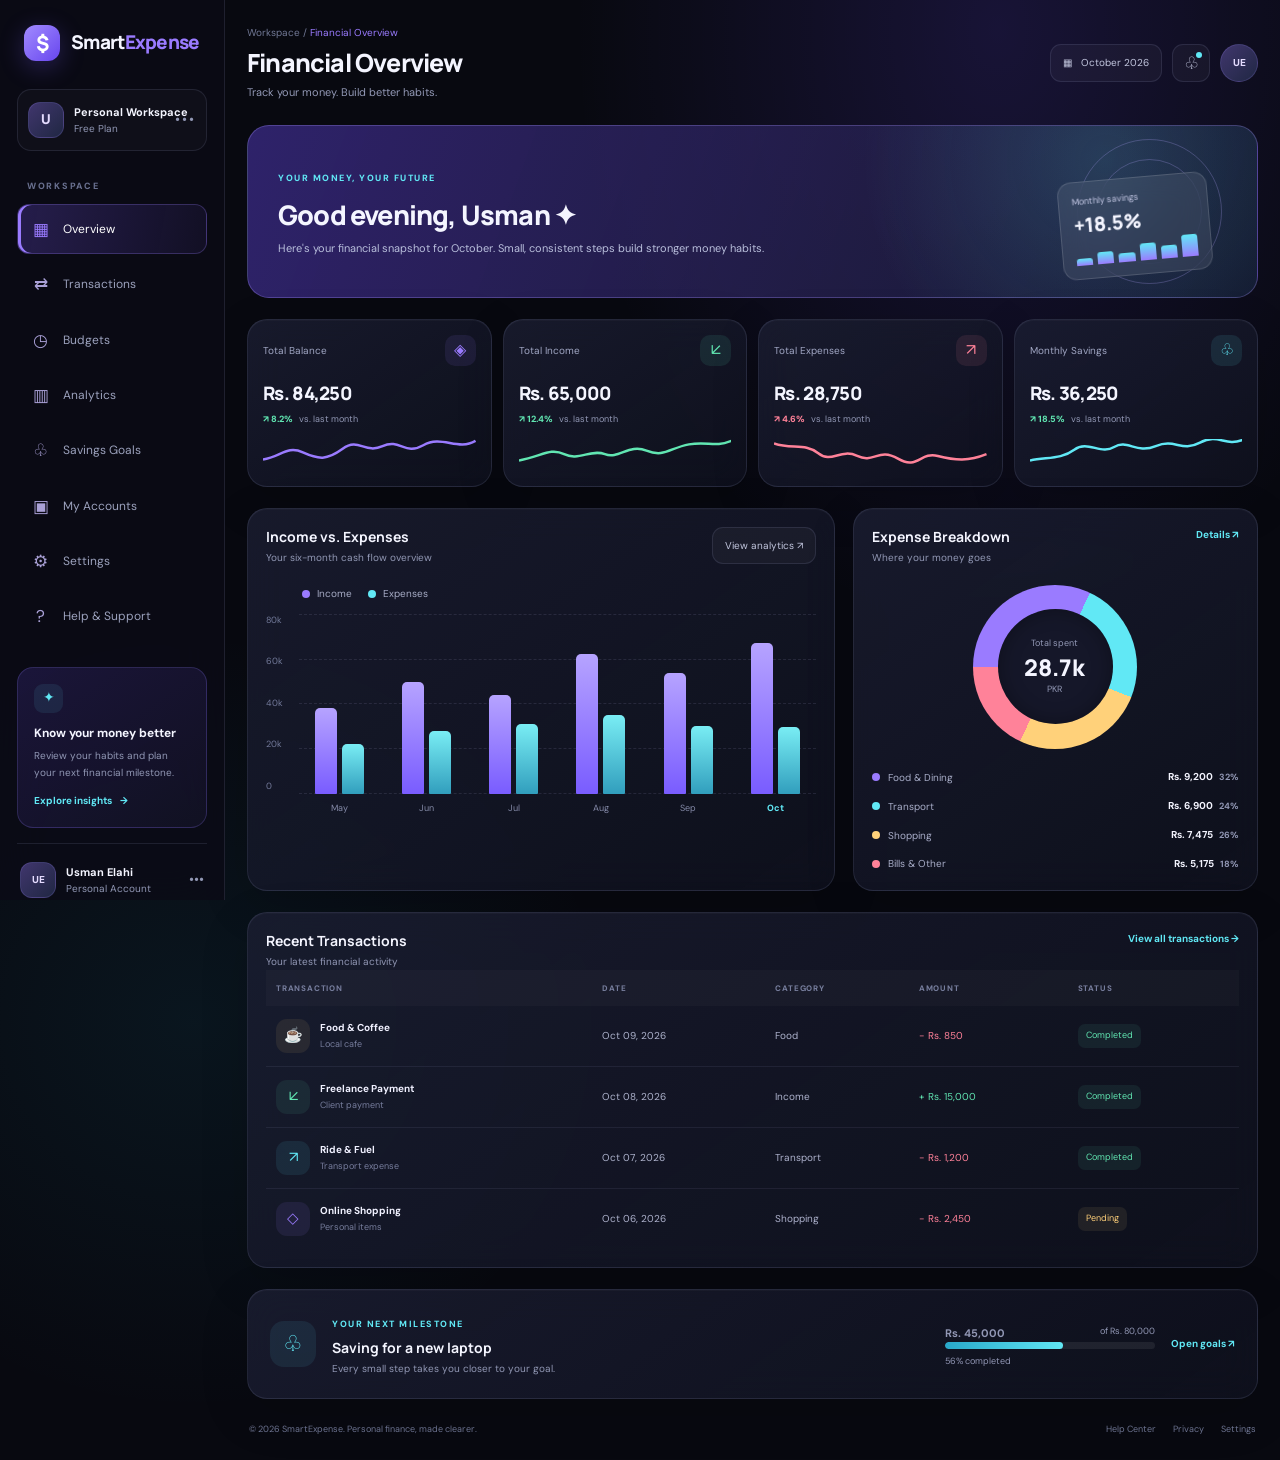
<file: SmartExpense/index.html>
<!DOCTYPE html>
<html lang="en">
<head>
    <meta charset="UTF-8">
    <meta name="viewport" content="width=device-width, initial-scale=1.0">
    <meta name="description" content="SmartExpense personal finance dashboard and budget management.">
    <title>Financial Overview | SmartExpense</title>
    <link rel="preconnect" href="https://fonts.googleapis.com">
    <link rel="preconnect" href="https://fonts.gstatic.com" crossorigin>
    <link href="https://fonts.googleapis.com/css2?family=DM+Sans:wght@400;500;600;700;800&family=Manrope:wght@400;500;600;700;800&display=swap" rel="stylesheet">
    <link rel="stylesheet" href="style.css">
</head>
<body>
<div class="app-layout">
    <aside class="sidebar">
        <a href="index.html" class="brand"><span class="brand-mark">$</span><span class="brand-name">Smart<span>Expense</span></span></a>
        <div class="workspace">
            <div class="workspace-avatar">U</div>
            <div class="workspace-copy"><strong>Personal Workspace</strong><span>Free Plan</span></div>
            <span class="workspace-more">•••</span>
        </div>
        <p class="menu-label">WORKSPACE</p>
        <nav class="navigation" aria-label="Main navigation"><a href="index.html" class="nav-link active"><span class="nav-icon">▦</span>Overview</a>
<a href="transactions.html" class="nav-link"><span class="nav-icon">⇄</span>Transactions</a>
<a href="budgets.html" class="nav-link"><span class="nav-icon">◷</span>Budgets</a>
<a href="analytics.html" class="nav-link"><span class="nav-icon">▥</span>Analytics</a>
<a href="savings.html" class="nav-link"><span class="nav-icon">♧</span>Savings Goals</a>
<a href="accounts.html" class="nav-link"><span class="nav-icon">▣</span>My Accounts</a>
<a href="settings.html" class="nav-link"><span class="nav-icon">⚙</span>Settings</a>
<a href="help.html" class="nav-link"><span class="nav-icon">?</span>Help & Support</a></nav>
        <div class="sidebar-bottom">
            <div class="upgrade-card">
                <div class="upgrade-star">✦</div>
                <h3>Know your money better</h3>
                <p>Review your habits and plan your next financial milestone.</p>
                <a href="analytics.html">Explore insights <span>→</span></a>
            </div>
            <div class="user-profile">
                <div class="user-avatar">UE</div>
                <div class="user-copy"><strong>Usman Elahi</strong><span>Personal Account</span></div>
                <span class="user-menu">•••</span>
            </div>
        </div>
    </aside>
    <main class="main-content">
        <header class="topbar">
            <div class="page-heading">
                <p class="breadcrumb"><a href="index.html">Workspace</a> / <span>Financial Overview</span></p>
                <h1>Financial Overview</h1>
                <p class="page-subtitle">Track your money. Build better habits.</p>
            </div>
            <div class="topbar-actions">
                <span class="date-pill">▦ &nbsp; October 2026</span>
                <a class="icon-button" href="help.html" aria-label="Help and notifications">♧<span class="notification-dot"></span></a>
                <a href="accounts.html" class="top-avatar" aria-label="Open my account">UE</a>
            </div>
        </header>
        
<section class="welcome-banner">
    <div><span class="eyebrow">YOUR MONEY, YOUR FUTURE</span><h2>Good evening, Usman <span class="cyan">✦</span></h2><p>Here's your financial snapshot for October. Small, consistent steps build stronger money habits.</p></div>
    <div class="welcome-art" aria-hidden="true"><div class="orb one"></div><div class="orb two"></div><div class="floating-card"><span>Monthly savings</span><strong>+18.5%</strong><div class="spark-bars"><i></i><i></i><i></i><i></i><i></i><i></i></div></div></div>
</section>
<section class="summary-grid" aria-label="Financial summary">
    <article class="glass summary-card"><div class="card-top"><span class="card-label">Total Balance</span><span class="metric-icon purple-bg">◈</span></div><h2>Rs. 84,250</h2><div class="card-bottom"><span class="trend positive">↗ 8.2%</span><span class="muted">vs. last month</span></div><svg class="mini-chart purple-line" viewBox="0 0 240 28" preserveAspectRatio="none"><path d="M0 23 C20 20 27 7 45 15 S72 24 90 11 S115 17 135 8 S160 19 181 7 S220 14 240 2"/></svg></article>
    <article class="glass summary-card"><div class="card-top"><span class="card-label">Total Income</span><span class="metric-icon green-bg">↙</span></div><h2>Rs. 65,000</h2><div class="card-bottom"><span class="trend positive">↗ 12.4%</span><span class="muted">vs. last month</span></div><svg class="mini-chart green-line" viewBox="0 0 240 28" preserveAspectRatio="none"><path d="M0 24 C25 20 35 9 51 17 S81 11 97 17 S124 5 144 13 S170 10 192 6 S220 10 240 2"/></svg></article>
    <article class="glass summary-card"><div class="card-top"><span class="card-label">Total Expenses</span><span class="metric-icon red-bg">↗</span></div><h2>Rs. 28,750</h2><div class="card-bottom"><span class="trend negative">↗ 4.6%</span><span class="muted">vs. last month</span></div><svg class="mini-chart red-line" viewBox="0 0 240 28" preserveAspectRatio="none"><path d="M0 5 C20 12 35 4 50 16 S75 10 94 19 S118 9 140 22 S165 14 185 19 S220 25 240 17"/></svg></article>
    <article class="glass summary-card"><div class="card-top"><span class="card-label">Monthly Savings</span><span class="metric-icon cyan-bg">♧</span></div><h2>Rs. 36,250</h2><div class="card-bottom"><span class="trend positive">↗ 18.5%</span><span class="muted">vs. last month</span></div><svg class="mini-chart cyan-line" viewBox="0 0 240 28" preserveAspectRatio="none"><path d="M0 24 C20 20 35 23 50 12 S80 18 95 9 S120 17 142 8 S171 15 192 4 S220 9 240 1"/></svg></article>
</section>
<section class="two-column">
    <article class="glass panel">
        <div class="panel-header"><div><h2>Income vs. Expenses</h2><p>Your six-month cash flow overview</p></div><a class="select-button" href="analytics.html">View analytics ↗</a></div>
        <div class="chart-legend"><span class="legend-item"><i class="legend-dot"></i> Income</span><span class="legend-item"><i class="legend-dot cyan"></i> Expenses</span></div>
        <div class="bar-chart"><div class="y-labels"><span>80k</span><span>60k</span><span>40k</span><span>20k</span><span>0</span></div><div class="chart-area"><div class="grid-lines"><span></span><span></span><span></span><span></span><span></span></div><div class="chart-columns">
            <div class="month-group"><div class="bar-pair"><i class="bar income-bar" style="height:48%"></i><i class="bar expense-bar" style="height:28%"></i></div><span class="month-label">May</span></div>
            <div class="month-group"><div class="bar-pair"><i class="bar income-bar" style="height:62%"></i><i class="bar expense-bar" style="height:35%"></i></div><span class="month-label">Jun</span></div>
            <div class="month-group"><div class="bar-pair"><i class="bar income-bar" style="height:55%"></i><i class="bar expense-bar" style="height:39%"></i></div><span class="month-label">Jul</span></div>
            <div class="month-group"><div class="bar-pair"><i class="bar income-bar" style="height:78%"></i><i class="bar expense-bar" style="height:44%"></i></div><span class="month-label">Aug</span></div>
            <div class="month-group"><div class="bar-pair"><i class="bar income-bar" style="height:67%"></i><i class="bar expense-bar" style="height:38%"></i></div><span class="month-label">Sep</span></div>
            <div class="month-group current-month"><div class="bar-pair"><i class="bar income-bar" style="height:84%"></i><i class="bar expense-bar" style="height:37%"></i></div><span class="month-label">Oct</span></div>
        </div></div></div>
    </article>
    <article class="glass panel">
        <div class="panel-header"><div><h2>Expense Breakdown</h2><p>Where your money goes</p></div><a class="view-link" href="analytics.html">Details ↗</a></div>
        <div class="donut-wrap"><div class="donut-chart"><div class="donut-center"><span>Total spent</span><strong>28.7k</strong><small>PKR</small></div></div></div>
        <div class="legend-list">
            <div class="legend-row"><span class="left"><i class="legend-dot"></i>Food & Dining</span><strong>Rs. 9,200 <small>32%</small></strong></div>
            <div class="legend-row"><span class="left"><i class="legend-dot cyan"></i>Transport</span><strong>Rs. 6,900 <small>24%</small></strong></div>
            <div class="legend-row"><span class="left"><i class="legend-dot" style="background:var(--yellow)"></i>Shopping</span><strong>Rs. 7,475 <small>26%</small></strong></div>
            <div class="legend-row"><span class="left"><i class="legend-dot" style="background:var(--red)"></i>Bills & Other</span><strong>Rs. 5,175 <small>18%</small></strong></div>
        </div>
    </article>
</section>
<section class="glass panel">
    <div class="panel-header"><div><h2>Recent Transactions</h2><p>Your latest financial activity</p></div><a class="view-link" href="transactions.html">View all transactions →</a></div>
    <div class="table-wrap"><table class="data-table"><thead><tr><th>TRANSACTION</th><th>DATE</th><th>CATEGORY</th><th>AMOUNT</th><th>STATUS</th></tr></thead><tbody>
        <tr><td><div class="transaction-name"><span class="transaction-icon yellow">☕</span><span><strong>Food & Coffee</strong><small>Local cafe</small></span></div></td><td>Oct 09, 2026</td><td>Food</td><td class="negative">− Rs. 850</td><td><span class="status completed">Completed</span></td></tr>
        <tr><td><div class="transaction-name"><span class="transaction-icon green">↙</span><span><strong>Freelance Payment</strong><small>Client payment</small></span></div></td><td>Oct 08, 2026</td><td>Income</td><td class="positive">+ Rs. 15,000</td><td><span class="status completed">Completed</span></td></tr>
        <tr><td><div class="transaction-name"><span class="transaction-icon cyan">↗</span><span><strong>Ride & Fuel</strong><small>Transport expense</small></span></div></td><td>Oct 07, 2026</td><td>Transport</td><td class="negative">− Rs. 1,200</td><td><span class="status completed">Completed</span></td></tr>
        <tr><td><div class="transaction-name"><span class="transaction-icon">◇</span><span><strong>Online Shopping</strong><small>Personal items</small></span></div></td><td>Oct 06, 2026</td><td>Shopping</td><td class="negative">− Rs. 2,450</td><td><span class="status pending">Pending</span></td></tr>
    </tbody></table></div>
</section>
<section class="glass savings-banner">
    <div class="savings-icon">♧</div><div class="savings-copy"><span class="eyebrow">YOUR NEXT MILESTONE</span><h2>Saving for a new laptop</h2><p>Every small step takes you closer to your goal.</p></div>
    <div class="savings-progress"><div class="progress-meta"><strong>Rs. 45,000</strong><span>of Rs. 80,000</span></div><div class="progress-track"><span class="progress-fill cyan" style="width:56%"></span></div><small>56% completed</small></div>
    <a class="view-link" href="savings.html">Open goals ↗</a>
</section>

        <footer class="footer">
            <p>© 2026 SmartExpense. Personal finance, made clearer.</p>
            <div class="footer-links"><a href="help.html">Help Center</a><a href="settings.html">Privacy</a><a href="settings.html">Settings</a></div>
        </footer>
    </main>
</div>
</body>
</html>
</file>
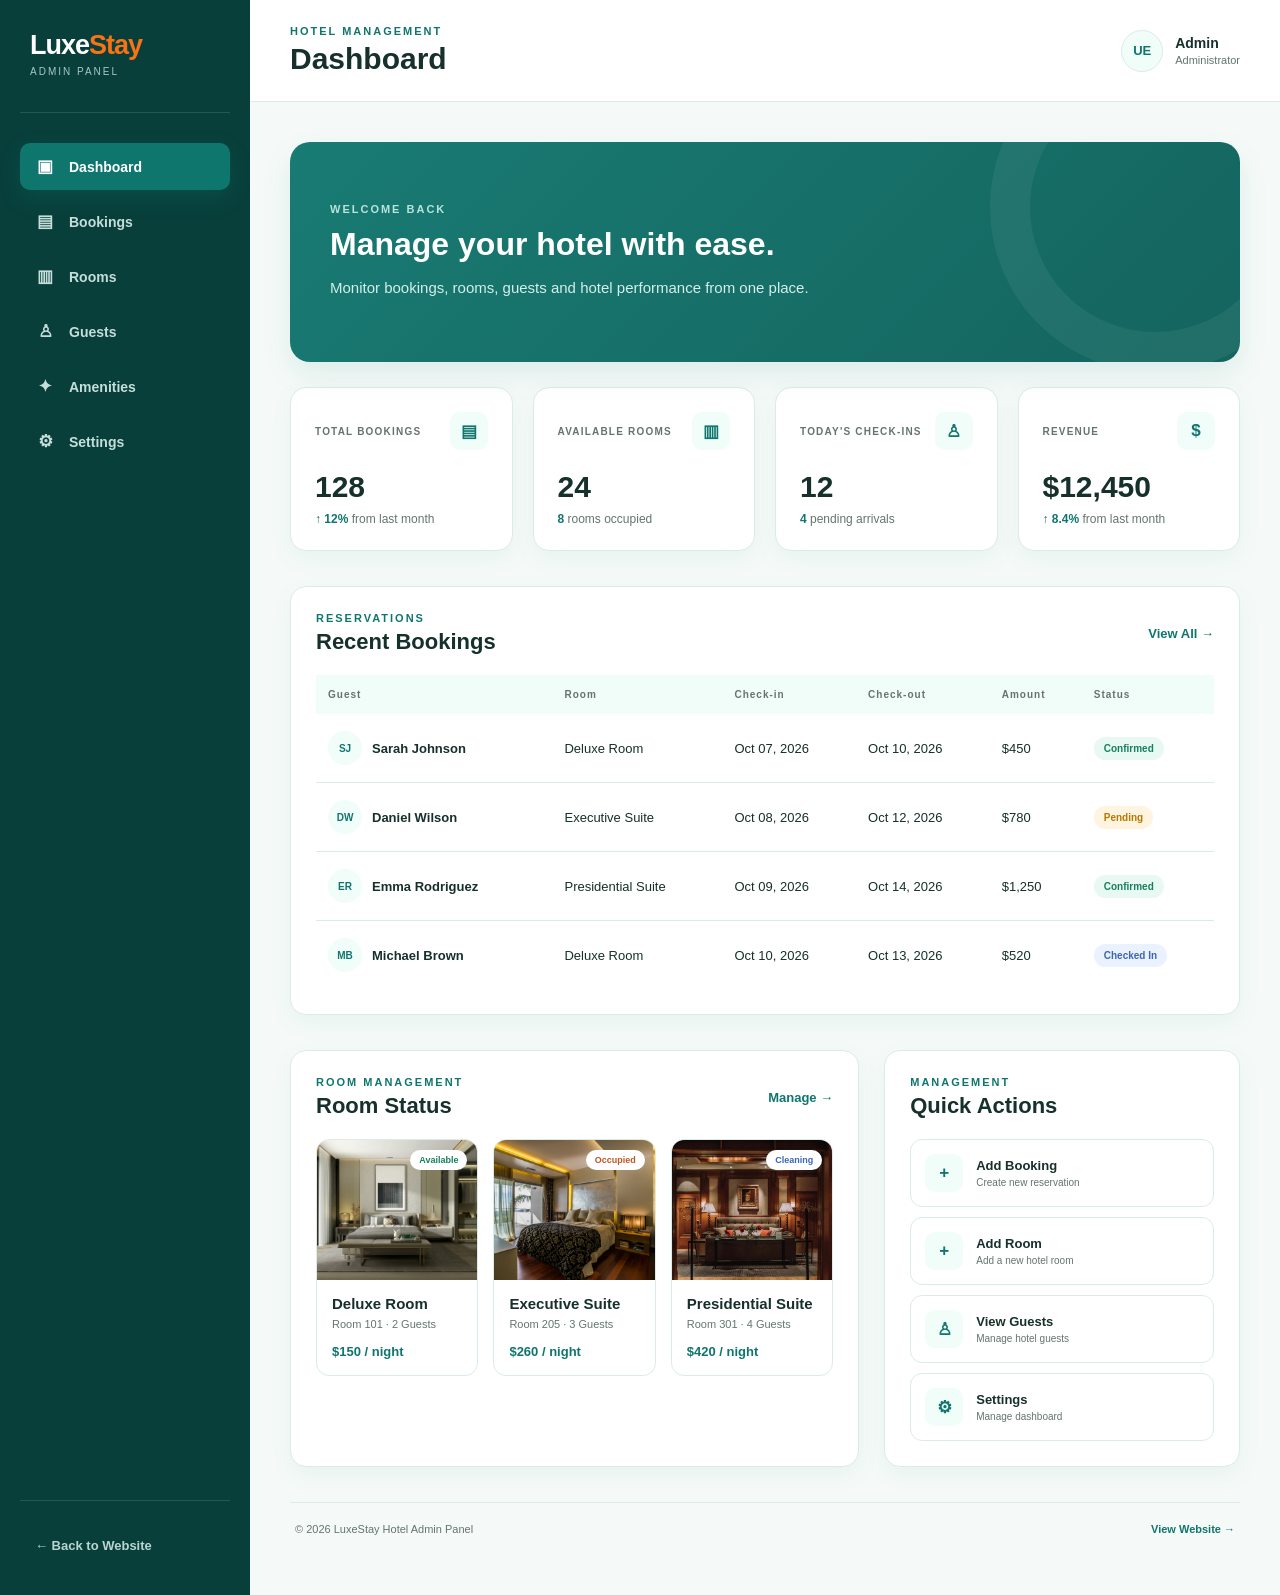
<file: 01-LuxeStay/dashboard.html>
<!DOCTYPE html>
<html lang="en">

<head>

    <meta charset="UTF-8">

    <meta name="viewport" content="width=device-width, initial-scale=1.0">

    <title>LuxeStay Admin Dashboard</title>

    <link rel="stylesheet" href="dashboard.css">

</head>

<body>

    <!-- DASHBOARD -->

    <div class="dashboard">

        <!-- SIDEBAR -->

        <aside class="sidebar">

            <div class="sidebar-logo">

                <a href="index.html" class="logo">
                    Luxe<span>Stay</span>
                </a>

                <p>ADMIN PANEL</p>

            </div>


            <nav class="sidebar-nav">

                <a href="dashboard.html" class="nav-item active">
                    <span>▣</span>
                    <span>Dashboard</span>
                </a>

                <a href="#" class="nav-item">
                    <span>▤</span>
                    <span>Bookings</span>
                </a>

                <a href="#" class="nav-item">
                    <span>▥</span>
                    <span>Rooms</span>
                </a>

                <a href="#" class="nav-item">
                    <span>♙</span>
                    <span>Guests</span>
                </a>

                <a href="#" class="nav-item">
                    <span>✦</span>
                    <span>Amenities</span>
                </a>

                <a href="#" class="nav-item">
                    <span>⚙</span>
                    <span>Settings</span>
                </a>

            </nav>


            <div class="sidebar-bottom">

                <a href="index.html" class="back-website">
                    ← Back to Website
                </a>

            </div>

        </aside>


        <!-- MAIN CONTENT -->

        <main class="main-content">

            <!-- HEADER -->

            <header class="dashboard-header">

                <div>

                    <p class="header-subtitle">
                        HOTEL MANAGEMENT
                    </p>

                    <h1>Dashboard</h1>

                </div>


                <div class="admin-profile">

                    <div class="admin-avatar">
                        UE
                    </div>

                    <div>

                        <strong>Admin</strong>

                        <span>Administrator</span>

                    </div>

                </div>

            </header>


            <!-- CONTENT -->

            <section class="dashboard-content">


                <!-- WELCOME -->

                <div class="welcome-box">

                    <div>

                        <p class="section-label">
                            WELCOME BACK
                        </p>

                        <h2>
                            Manage your hotel with ease.
                        </h2>

                        <p>
                            Monitor bookings, rooms, guests and
                            hotel performance from one place.
                        </p>

                    </div>

                </div>


                <!-- OVERVIEW CARDS -->

                <div class="overview-grid">


                    <div class="overview-card">

                        <div class="card-top">

                            <span class="card-label">
                                TOTAL BOOKINGS
                            </span>

                            <span class="card-icon">
                                ▤
                            </span>

                        </div>

                        <h3>128</h3>

                        <p class="card-status">
                            <span>↑ 12%</span>
                            from last month
                        </p>

                    </div>


                    <div class="overview-card">

                        <div class="card-top">

                            <span class="card-label">
                                AVAILABLE ROOMS
                            </span>

                            <span class="card-icon">
                                ▥
                            </span>

                        </div>

                        <h3>24</h3>

                        <p class="card-status">
                            <span>8</span>
                            rooms occupied
                        </p>

                    </div>


                    <div class="overview-card">

                        <div class="card-top">

                            <span class="card-label">
                                TODAY'S CHECK-INS
                            </span>

                            <span class="card-icon">
                                ♙
                            </span>

                        </div>

                        <h3>12</h3>

                        <p class="card-status">
                            <span>4</span>
                            pending arrivals
                        </p>

                    </div>


                    <div class="overview-card">

                        <div class="card-top">

                            <span class="card-label">
                                REVENUE
                            </span>

                            <span class="card-icon">
                                $
                            </span>

                        </div>

                        <h3>$12,450</h3>

                        <p class="card-status">
                            <span>↑ 8.4%</span>
                            from last month
                        </p>

                    </div>

                </div>


                <!-- RECENT BOOKINGS -->

                <div class="recent-bookings">

                    <div class="section-header">

                        <div>

                            <p class="section-label">
                                RESERVATIONS
                            </p>

                            <h2>
                                Recent Bookings
                            </h2>

                        </div>

                        <a href="#" class="view-all">
                            View All →
                        </a>

                    </div>


                    <div class="table-container">

                        <table>

                            <thead>

                                <tr>

                                    <th>Guest</th>

                                    <th>Room</th>

                                    <th>Check-in</th>

                                    <th>Check-out</th>

                                    <th>Amount</th>

                                    <th>Status</th>

                                </tr>

                            </thead>


                            <tbody>


                                <tr>

                                    <td>

                                        <div class="guest-name">

                                            <div class="guest-avatar">
                                                SJ
                                            </div>

                                            <span>
                                                Sarah Johnson
                                            </span>

                                        </div>

                                    </td>

                                    <td>
                                        Deluxe Room
                                    </td>

                                    <td>
                                        Oct 07, 2026
                                    </td>

                                    <td>
                                        Oct 10, 2026
                                    </td>

                                    <td>
                                        $450
                                    </td>

                                    <td>

                                        <span class="status confirmed">
                                            Confirmed
                                        </span>

                                    </td>

                                </tr>


                                <tr>

                                    <td>

                                        <div class="guest-name">

                                            <div class="guest-avatar">
                                                DW
                                            </div>

                                            <span>
                                                Daniel Wilson
                                            </span>

                                        </div>

                                    </td>

                                    <td>
                                        Executive Suite
                                    </td>

                                    <td>
                                        Oct 08, 2026
                                    </td>

                                    <td>
                                        Oct 12, 2026
                                    </td>

                                    <td>
                                        $780
                                    </td>

                                    <td>

                                        <span class="status pending">
                                            Pending
                                        </span>

                                    </td>

                                </tr>


                                <tr>

                                    <td>

                                        <div class="guest-name">

                                            <div class="guest-avatar">
                                                ER
                                            </div>

                                            <span>
                                                Emma Rodriguez
                                            </span>

                                        </div>

                                    </td>

                                    <td>
                                        Presidential Suite
                                    </td>

                                    <td>
                                        Oct 09, 2026
                                    </td>

                                    <td>
                                        Oct 14, 2026
                                    </td>

                                    <td>
                                        $1,250
                                    </td>

                                    <td>

                                        <span class="status confirmed">
                                            Confirmed
                                        </span>

                                    </td>

                                </tr>


                                <tr>

                                    <td>

                                        <div class="guest-name">

                                            <div class="guest-avatar">
                                                MB
                                            </div>

                                            <span>
                                                Michael Brown
                                            </span>

                                        </div>

                                    </td>

                                    <td>
                                        Deluxe Room
                                    </td>

                                    <td>
                                        Oct 10, 2026
                                    </td>

                                    <td>
                                        Oct 13, 2026
                                    </td>

                                    <td>
                                        $520
                                    </td>

                                    <td>

                                        <span class="status checked">
                                            Checked In
                                        </span>

                                    </td>

                                </tr>


                            </tbody>

                        </table>

                    </div>

                </div>


                <!-- LOWER GRID -->

                <div class="dashboard-lower">


                    <!-- ROOMS -->

                    <div class="rooms-panel">

                        <div class="section-header">

                            <div>

                                <p class="section-label">
                                    ROOM MANAGEMENT
                                </p>

                                <h2>
                                    Room Status
                                </h2>

                            </div>

                            <a href="#" class="view-all">
                                Manage →
                            </a>

                        </div>


                        <div class="room-grid">


                            <div class="room-card">

                                <div class="room-image">

                                    <img
                                        src="images/room-1.jpg"
                                        alt="Deluxe Room"
                                    >

                                    <span class="room-status available">
                                        Available
                                    </span>

                                </div>

                                <div class="room-info">

                                    <h3>
                                        Deluxe Room
                                    </h3>

                                    <p>
                                        Room 101 · 2 Guests
                                    </p>

                                    <strong>
                                        $150 / night
                                    </strong>

                                </div>

                            </div>


                            <div class="room-card">

                                <div class="room-image">

                                    <img
                                        src="images/room-2.jpg"
                                        alt="Executive Suite"
                                    >

                                    <span class="room-status occupied">
                                        Occupied
                                    </span>

                                </div>

                                <div class="room-info">

                                    <h3>
                                        Executive Suite
                                    </h3>

                                    <p>
                                        Room 205 · 3 Guests
                                    </p>

                                    <strong>
                                        $260 / night
                                    </strong>

                                </div>

                            </div>


                            <div class="room-card">

                                <div class="room-image">

                                    <img
                                        src="images/room-3.jpg"
                                        alt="Presidential Suite"
                                    >

                                    <span class="room-status cleaning">
                                        Cleaning
                                    </span>

                                </div>

                                <div class="room-info">

                                    <h3>
                                        Presidential Suite
                                    </h3>

                                    <p>
                                        Room 301 · 4 Guests
                                    </p>

                                    <strong>
                                        $420 / night
                                    </strong>

                                </div>

                            </div>


                        </div>

                    </div>


                    <!-- QUICK ACTIONS -->

                    <div class="quick-panel">

                        <div class="section-header">

                            <div>

                                <p class="section-label">
                                    MANAGEMENT
                                </p>

                                <h2>
                                    Quick Actions
                                </h2>

                            </div>

                        </div>


                        <div class="quick-actions">


                            <a href="#" class="quick-action">

                                <span class="quick-icon">
                                    +
                                </span>

                                <div>

                                    <strong>
                                        Add Booking
                                    </strong>

                                    <span>
                                        Create new reservation
                                    </span>

                                </div>

                            </a>


                            <a href="#" class="quick-action">

                                <span class="quick-icon">
                                    +
                                </span>

                                <div>

                                    <strong>
                                        Add Room
                                    </strong>

                                    <span>
                                        Add a new hotel room
                                    </span>

                                </div>

                            </a>


                            <a href="#" class="quick-action">

                                <span class="quick-icon">
                                    ♙
                                </span>

                                <div>

                                    <strong>
                                        View Guests
                                    </strong>

                                    <span>
                                        Manage hotel guests
                                    </span>

                                </div>

                            </a>


                            <a href="#" class="quick-action">

                                <span class="quick-icon">
                                    ⚙
                                </span>

                                <div>

                                    <strong>
                                        Settings
                                    </strong>

                                    <span>
                                        Manage dashboard
                                    </span>

                                </div>

                            </a>


                        </div>

                    </div>


                </div>


                <!-- DASHBOARD FOOTER -->

                <div class="dashboard-footer">

                    <p>
                        © 2026 LuxeStay Hotel Admin Panel
                    </p>

                    <a href="index.html">
                        View Website →
                    </a>

                </div>


            </section>

        </main>

    </div>

</body>

</html>
</file>
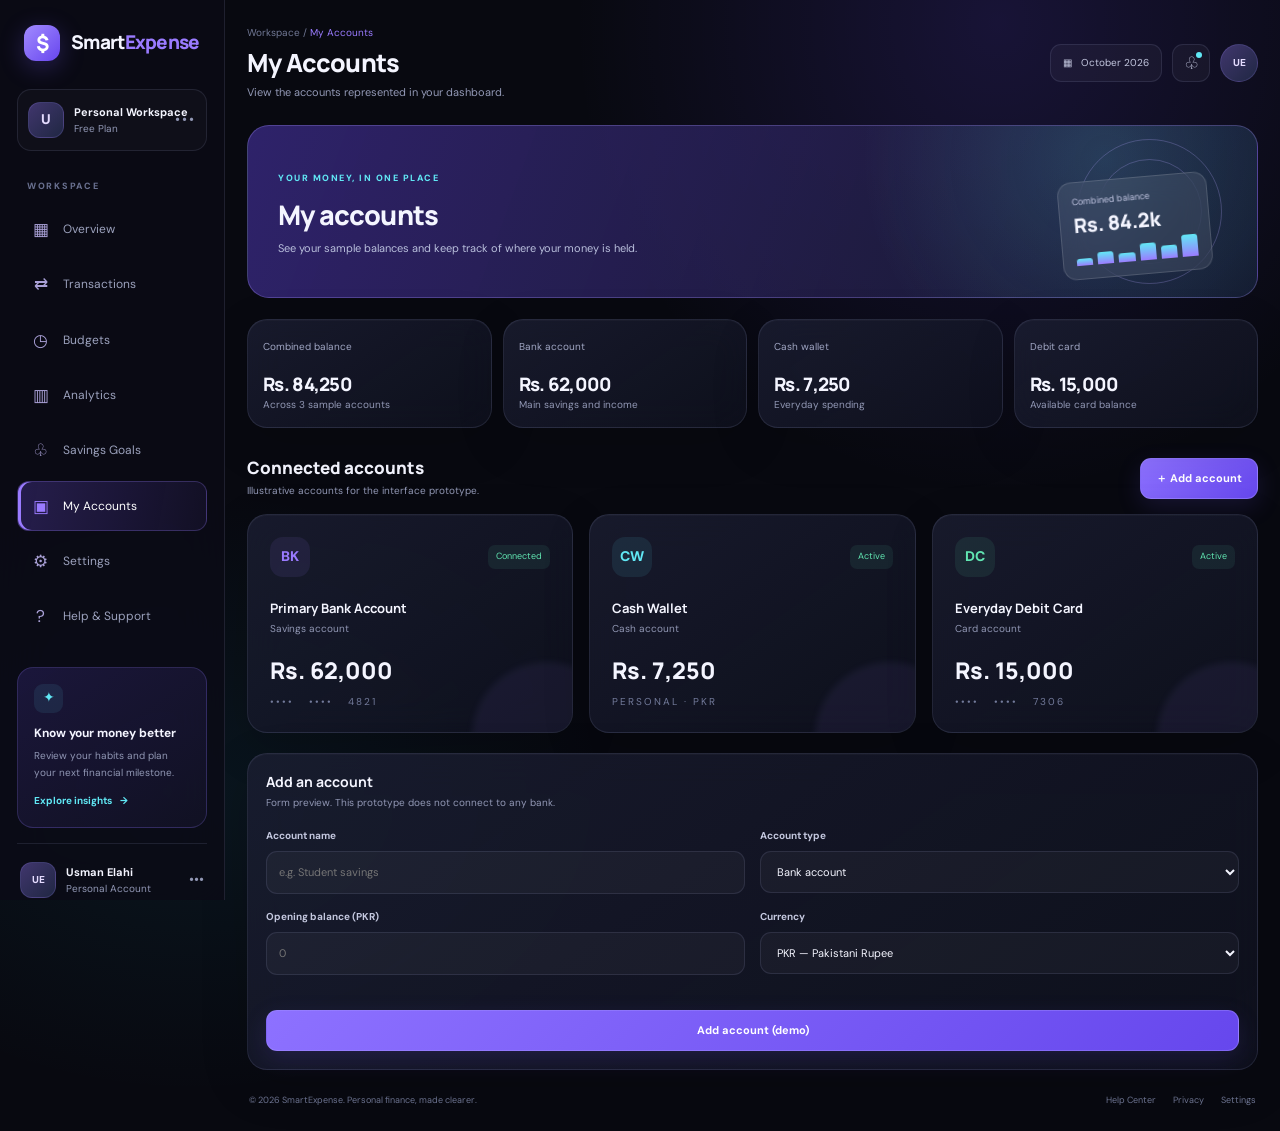
<file: SmartExpense/accounts.html>
<!DOCTYPE html>
<html lang="en">
<head>
    <meta charset="UTF-8">
    <meta name="viewport" content="width=device-width, initial-scale=1.0">
    <meta name="description" content="SmartExpense personal finance dashboard and budget management.">
    <title>My Accounts | SmartExpense</title>
    <link rel="preconnect" href="https://fonts.googleapis.com">
    <link rel="preconnect" href="https://fonts.gstatic.com" crossorigin>
    <link href="https://fonts.googleapis.com/css2?family=DM+Sans:wght@400;500;600;700;800&family=Manrope:wght@400;500;600;700;800&display=swap" rel="stylesheet">
    <link rel="stylesheet" href="style.css">
</head>
<body>
<div class="app-layout">
    <aside class="sidebar">
        <a href="index.html" class="brand"><span class="brand-mark">$</span><span class="brand-name">Smart<span>Expense</span></span></a>
        <div class="workspace">
            <div class="workspace-avatar">U</div>
            <div class="workspace-copy"><strong>Personal Workspace</strong><span>Free Plan</span></div>
            <span class="workspace-more">•••</span>
        </div>
        <p class="menu-label">WORKSPACE</p>
        <nav class="navigation" aria-label="Main navigation"><a href="index.html" class="nav-link"><span class="nav-icon">▦</span>Overview</a>
<a href="transactions.html" class="nav-link"><span class="nav-icon">⇄</span>Transactions</a>
<a href="budgets.html" class="nav-link"><span class="nav-icon">◷</span>Budgets</a>
<a href="analytics.html" class="nav-link"><span class="nav-icon">▥</span>Analytics</a>
<a href="savings.html" class="nav-link"><span class="nav-icon">♧</span>Savings Goals</a>
<a href="accounts.html" class="nav-link active"><span class="nav-icon">▣</span>My Accounts</a>
<a href="settings.html" class="nav-link"><span class="nav-icon">⚙</span>Settings</a>
<a href="help.html" class="nav-link"><span class="nav-icon">?</span>Help & Support</a></nav>
        <div class="sidebar-bottom">
            <div class="upgrade-card">
                <div class="upgrade-star">✦</div>
                <h3>Know your money better</h3>
                <p>Review your habits and plan your next financial milestone.</p>
                <a href="analytics.html">Explore insights <span>→</span></a>
            </div>
            <div class="user-profile">
                <div class="user-avatar">UE</div>
                <div class="user-copy"><strong>Usman Elahi</strong><span>Personal Account</span></div>
                <span class="user-menu">•••</span>
            </div>
        </div>
    </aside>
    <main class="main-content">
        <header class="topbar">
            <div class="page-heading">
                <p class="breadcrumb"><a href="index.html">Workspace</a> / <span>My Accounts</span></p>
                <h1>My Accounts</h1>
                <p class="page-subtitle">View the accounts represented in your dashboard.</p>
            </div>
            <div class="topbar-actions">
                <span class="date-pill">▦ &nbsp; October 2026</span>
                <a class="icon-button" href="help.html" aria-label="Help and notifications">♧<span class="notification-dot"></span></a>
                <a href="accounts.html" class="top-avatar" aria-label="Open my account">UE</a>
            </div>
        </header>
        
<section class="welcome-banner"><div><span class="eyebrow">YOUR MONEY, IN ONE PLACE</span><h2>My accounts</h2><p>See your sample balances and keep track of where your money is held.</p></div><div class="welcome-art"><div class="orb one"></div><div class="orb two"></div><div class="floating-card"><span>Combined balance</span><strong>Rs. 84.2k</strong><div class="spark-bars"><i></i><i></i><i></i><i></i><i></i><i></i></div></div></div></section>
<section class="summary-grid">
    <article class="glass summary-card"><span class="card-label">Combined balance</span><h2>Rs. 84,250</h2><p class="muted small">Across 3 sample accounts</p></article>
    <article class="glass summary-card"><span class="card-label">Bank account</span><h2>Rs. 62,000</h2><p class="muted small">Main savings and income</p></article>
    <article class="glass summary-card"><span class="card-label">Cash wallet</span><h2>Rs. 7,250</h2><p class="muted small">Everyday spending</p></article>
    <article class="glass summary-card"><span class="card-label">Debit card</span><h2>Rs. 15,000</h2><p class="muted small">Available card balance</p></article>
</section>
<div class="section-title"><div><h2>Connected accounts</h2><p>Illustrative accounts for the interface prototype.</p></div><a class="primary-button" href="#add-account">＋ Add account</a></div>
<section class="three-column">
    <article class="glass account-card"><div class="account-brand"><span class="brand-mini">BK</span><span class="status completed">Connected</span></div><h3>Primary Bank Account</h3><p class="account-type">Savings account</p><div class="account-balance">Rs. 62,000</div><div class="account-number">•••• &nbsp; •••• &nbsp; 4821</div></article>
    <article class="glass account-card"><div class="account-brand"><span class="brand-mini" style="color:var(--cyan);background:#61e8f516">CW</span><span class="status completed">Active</span></div><h3>Cash Wallet</h3><p class="account-type">Cash account</p><div class="account-balance">Rs. 7,250</div><div class="account-number">PERSONAL · PKR</div></article>
    <article class="glass account-card"><div class="account-brand"><span class="brand-mini" style="color:var(--green);background:#61e6b216">DC</span><span class="status completed">Active</span></div><h3>Everyday Debit Card</h3><p class="account-type">Card account</p><div class="account-balance">Rs. 15,000</div><div class="account-number">•••• &nbsp; •••• &nbsp; 7306</div></article>
</section>
<section class="glass panel" id="add-account"><div class="panel-header"><div><h2>Add an account</h2><p>Form preview. This prototype does not connect to any bank.</p></div></div><form class="form-grid" style="margin-top:18px"><div class="form-field"><label for="account-name">Account name</label><input id="account-name" placeholder="e.g. Student savings"></div><div class="form-field"><label for="account-type">Account type</label><select id="account-type"><option>Bank account</option><option>Cash wallet</option><option>Debit card</option><option>Other</option></select></div><div class="form-field"><label for="account-balance">Opening balance (PKR)</label><input id="account-balance" type="number" placeholder="0"></div><div class="form-field"><label for="account-currency">Currency</label><select id="account-currency"><option>PKR — Pakistani Rupee</option></select></div><div class="form-actions form-field full"><button class="primary-button" type="button">Add account (demo)</button></div></form></section>

        <footer class="footer">
            <p>© 2026 SmartExpense. Personal finance, made clearer.</p>
            <div class="footer-links"><a href="help.html">Help Center</a><a href="settings.html">Privacy</a><a href="settings.html">Settings</a></div>
        </footer>
    </main>
</div>
</body>
</html>
</file>
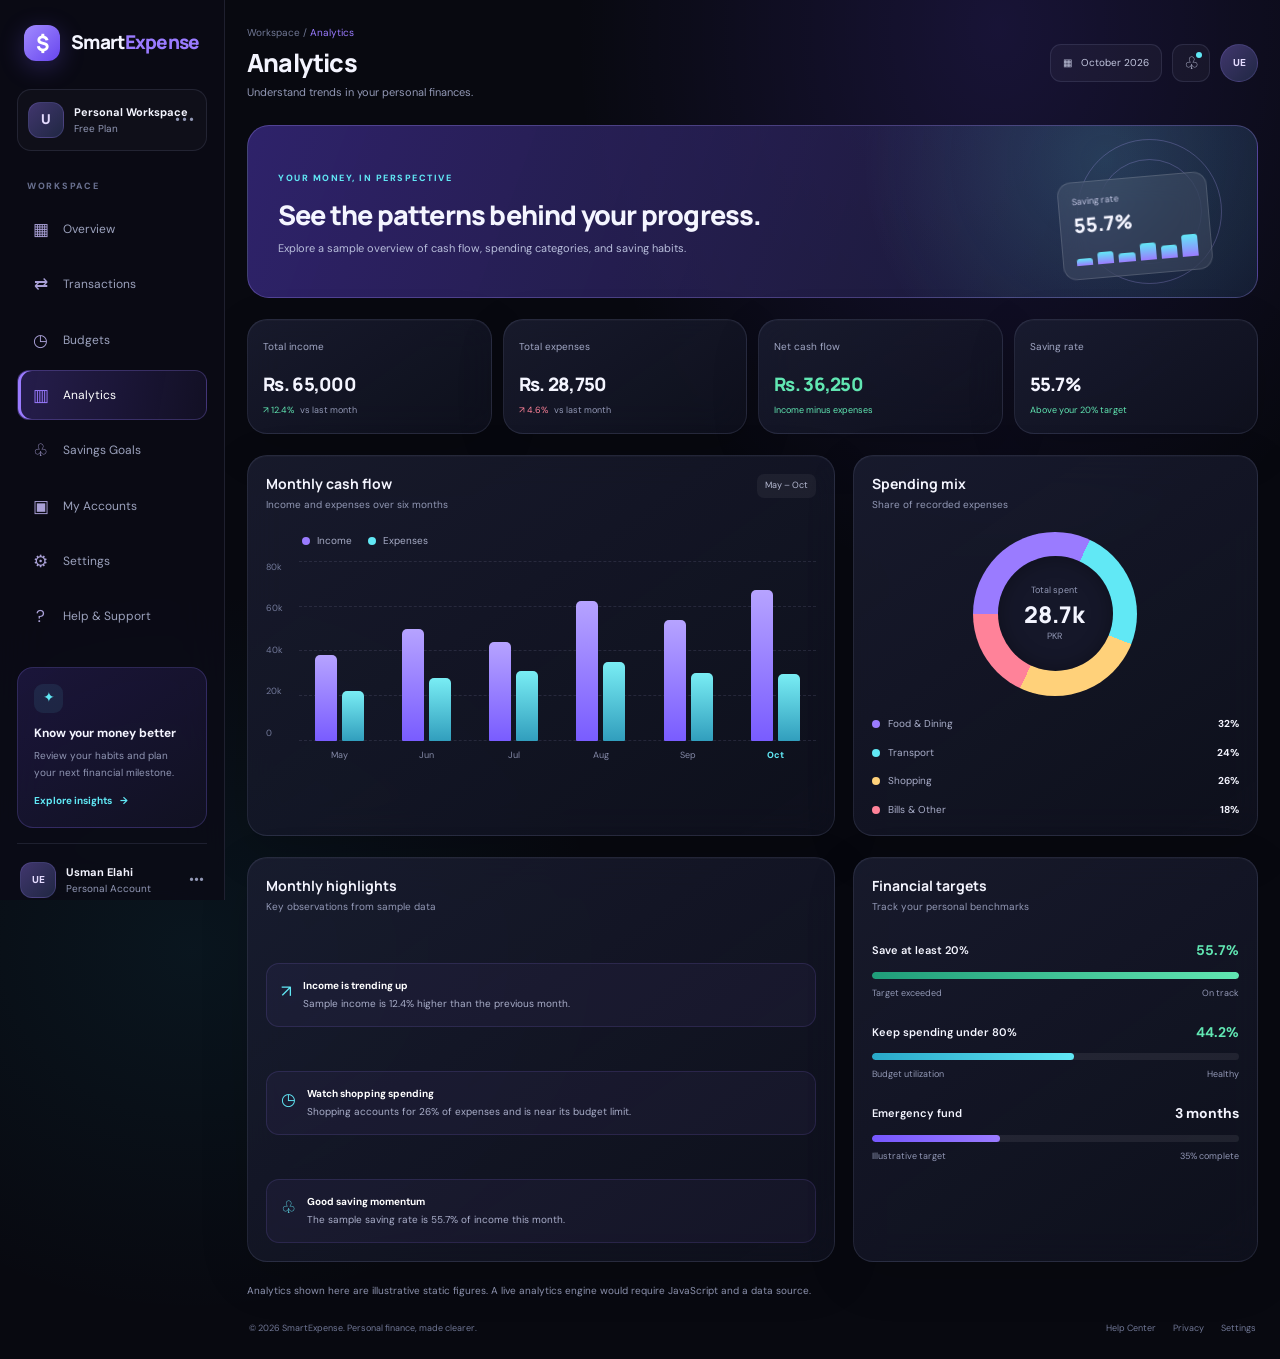
<file: SmartExpense/analytics.html>
<!DOCTYPE html>
<html lang="en">
<head>
    <meta charset="UTF-8">
    <meta name="viewport" content="width=device-width, initial-scale=1.0">
    <meta name="description" content="SmartExpense personal finance dashboard and budget management.">
    <title>Analytics | SmartExpense</title>
    <link rel="preconnect" href="https://fonts.googleapis.com">
    <link rel="preconnect" href="https://fonts.gstatic.com" crossorigin>
    <link href="https://fonts.googleapis.com/css2?family=DM+Sans:wght@400;500;600;700;800&family=Manrope:wght@400;500;600;700;800&display=swap" rel="stylesheet">
    <link rel="stylesheet" href="style.css">
</head>
<body>
<div class="app-layout">
    <aside class="sidebar">
        <a href="index.html" class="brand"><span class="brand-mark">$</span><span class="brand-name">Smart<span>Expense</span></span></a>
        <div class="workspace">
            <div class="workspace-avatar">U</div>
            <div class="workspace-copy"><strong>Personal Workspace</strong><span>Free Plan</span></div>
            <span class="workspace-more">•••</span>
        </div>
        <p class="menu-label">WORKSPACE</p>
        <nav class="navigation" aria-label="Main navigation"><a href="index.html" class="nav-link"><span class="nav-icon">▦</span>Overview</a>
<a href="transactions.html" class="nav-link"><span class="nav-icon">⇄</span>Transactions</a>
<a href="budgets.html" class="nav-link"><span class="nav-icon">◷</span>Budgets</a>
<a href="analytics.html" class="nav-link active"><span class="nav-icon">▥</span>Analytics</a>
<a href="savings.html" class="nav-link"><span class="nav-icon">♧</span>Savings Goals</a>
<a href="accounts.html" class="nav-link"><span class="nav-icon">▣</span>My Accounts</a>
<a href="settings.html" class="nav-link"><span class="nav-icon">⚙</span>Settings</a>
<a href="help.html" class="nav-link"><span class="nav-icon">?</span>Help & Support</a></nav>
        <div class="sidebar-bottom">
            <div class="upgrade-card">
                <div class="upgrade-star">✦</div>
                <h3>Know your money better</h3>
                <p>Review your habits and plan your next financial milestone.</p>
                <a href="analytics.html">Explore insights <span>→</span></a>
            </div>
            <div class="user-profile">
                <div class="user-avatar">UE</div>
                <div class="user-copy"><strong>Usman Elahi</strong><span>Personal Account</span></div>
                <span class="user-menu">•••</span>
            </div>
        </div>
    </aside>
    <main class="main-content">
        <header class="topbar">
            <div class="page-heading">
                <p class="breadcrumb"><a href="index.html">Workspace</a> / <span>Analytics</span></p>
                <h1>Analytics</h1>
                <p class="page-subtitle">Understand trends in your personal finances.</p>
            </div>
            <div class="topbar-actions">
                <span class="date-pill">▦ &nbsp; October 2026</span>
                <a class="icon-button" href="help.html" aria-label="Help and notifications">♧<span class="notification-dot"></span></a>
                <a href="accounts.html" class="top-avatar" aria-label="Open my account">UE</a>
            </div>
        </header>
        
<section class="welcome-banner"><div><span class="eyebrow">YOUR MONEY, IN PERSPECTIVE</span><h2>See the patterns behind your progress.</h2><p>Explore a sample overview of cash flow, spending categories, and saving habits.</p></div><div class="welcome-art"><div class="orb one"></div><div class="orb two"></div><div class="floating-card"><span>Saving rate</span><strong>55.7%</strong><div class="spark-bars"><i></i><i></i><i></i><i></i><i></i><i></i></div></div></div></section>
<section class="summary-grid">
    <article class="glass summary-card"><span class="card-label">Total income</span><h2>Rs. 65,000</h2><div class="card-bottom positive">↗ 12.4% <span class="muted">vs last month</span></div></article>
    <article class="glass summary-card"><span class="card-label">Total expenses</span><h2>Rs. 28,750</h2><div class="card-bottom negative">↗ 4.6% <span class="muted">vs last month</span></div></article>
    <article class="glass summary-card"><span class="card-label">Net cash flow</span><h2 class="positive">Rs. 36,250</h2><div class="card-bottom positive">Income minus expenses</div></article>
    <article class="glass summary-card"><span class="card-label">Saving rate</span><h2>55.7%</h2><div class="card-bottom positive">Above your 20% target</div></article>
</section>
<section class="two-column">
    <article class="glass panel"><div class="panel-header"><div><h2>Monthly cash flow</h2><p>Income and expenses over six months</p></div><span class="tag">May – Oct</span></div><div class="chart-legend"><span class="legend-item"><i class="legend-dot"></i>Income</span><span class="legend-item"><i class="legend-dot cyan"></i>Expenses</span></div>
        <div class="bar-chart"><div class="y-labels"><span>80k</span><span>60k</span><span>40k</span><span>20k</span><span>0</span></div><div class="chart-area"><div class="grid-lines"><span></span><span></span><span></span><span></span><span></span></div><div class="chart-columns">
        <div class="month-group"><div class="bar-pair"><i class="bar income-bar" style="height:48%"></i><i class="bar expense-bar" style="height:28%"></i></div><span class="month-label">May</span></div><div class="month-group"><div class="bar-pair"><i class="bar income-bar" style="height:62%"></i><i class="bar expense-bar" style="height:35%"></i></div><span class="month-label">Jun</span></div><div class="month-group"><div class="bar-pair"><i class="bar income-bar" style="height:55%"></i><i class="bar expense-bar" style="height:39%"></i></div><span class="month-label">Jul</span></div><div class="month-group"><div class="bar-pair"><i class="bar income-bar" style="height:78%"></i><i class="bar expense-bar" style="height:44%"></i></div><span class="month-label">Aug</span></div><div class="month-group"><div class="bar-pair"><i class="bar income-bar" style="height:67%"></i><i class="bar expense-bar" style="height:38%"></i></div><span class="month-label">Sep</span></div><div class="month-group current-month"><div class="bar-pair"><i class="bar income-bar" style="height:84%"></i><i class="bar expense-bar" style="height:37%"></i></div><span class="month-label">Oct</span></div>
        </div></div></div>
    </article>
    <article class="glass panel"><div class="panel-header"><div><h2>Spending mix</h2><p>Share of recorded expenses</p></div></div><div class="donut-wrap"><div class="donut-chart"><div class="donut-center"><span>Total spent</span><strong>28.7k</strong><small>PKR</small></div></div></div><div class="legend-list"><div class="legend-row"><span class="left"><i class="legend-dot"></i>Food & Dining</span><strong>32%</strong></div><div class="legend-row"><span class="left"><i class="legend-dot cyan"></i>Transport</span><strong>24%</strong></div><div class="legend-row"><span class="left"><i class="legend-dot" style="background:var(--yellow)"></i>Shopping</span><strong>26%</strong></div><div class="legend-row"><span class="left"><i class="legend-dot" style="background:var(--red)"></i>Bills & Other</span><strong>18%</strong></div></div></article>
</section>
<section class="two-column">
    <article class="glass panel"><div class="panel-header"><div><h2>Monthly highlights</h2><p>Key observations from sample data</p></div></div><div class="budget-list"><div class="tip-box"><span class="tip-icon">↗</span><p><strong>Income is trending up</strong> Sample income is 12.4% higher than the previous month.</p></div><div class="tip-box"><span class="tip-icon">◷</span><p><strong>Watch shopping spending</strong> Shopping accounts for 26% of expenses and is near its budget limit.</p></div><div class="tip-box"><span class="tip-icon">♧</span><p><strong>Good saving momentum</strong> The sample saving rate is 55.7% of income this month.</p></div></div></article>
    <article class="glass panel"><div class="panel-header"><div><h2>Financial targets</h2><p>Track your personal benchmarks</p></div></div><div class="budget-list"><div><div class="budget-item-top"><span class="budget-category">Save at least 20%</span><strong class="positive">55.7%</strong></div><div class="progress-track"><span class="progress-fill green" style="width:100%"></span></div><div class="progress-meta"><span>Target exceeded</span><span>On track</span></div></div><div><div class="budget-item-top"><span class="budget-category">Keep spending under 80%</span><strong class="positive">44.2%</strong></div><div class="progress-track"><span class="progress-fill cyan" style="width:55%"></span></div><div class="progress-meta"><span>Budget utilization</span><span>Healthy</span></div></div><div><div class="budget-item-top"><span class="budget-category">Emergency fund</span><strong>3 months</strong></div><div class="progress-track"><span class="progress-fill" style="width:35%"></span></div><div class="progress-meta"><span>Illustrative target</span><span>35% complete</span></div></div></div></article>
</section>
<p class="muted small">Analytics shown here are illustrative static figures. A live analytics engine would require JavaScript and a data source.</p>

        <footer class="footer">
            <p>© 2026 SmartExpense. Personal finance, made clearer.</p>
            <div class="footer-links"><a href="help.html">Help Center</a><a href="settings.html">Privacy</a><a href="settings.html">Settings</a></div>
        </footer>
    </main>
</div>
</body>
</html>
</file>
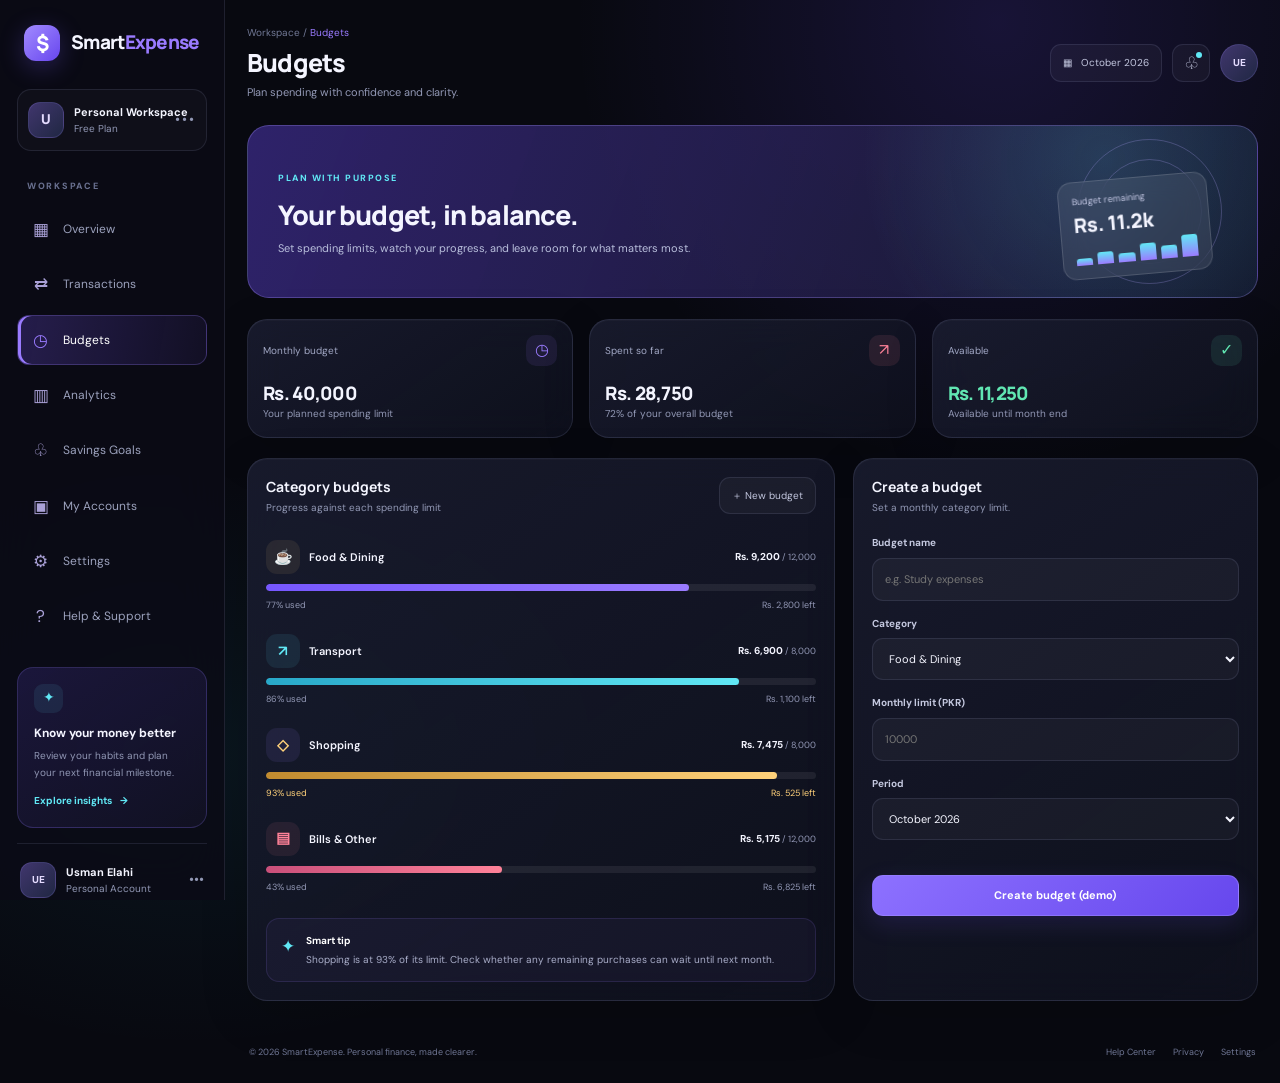
<file: SmartExpense/budgets.html>
<!DOCTYPE html>
<html lang="en">
<head>
    <meta charset="UTF-8">
    <meta name="viewport" content="width=device-width, initial-scale=1.0">
    <meta name="description" content="SmartExpense personal finance dashboard and budget management.">
    <title>Budgets | SmartExpense</title>
    <link rel="preconnect" href="https://fonts.googleapis.com">
    <link rel="preconnect" href="https://fonts.gstatic.com" crossorigin>
    <link href="https://fonts.googleapis.com/css2?family=DM+Sans:wght@400;500;600;700;800&family=Manrope:wght@400;500;600;700;800&display=swap" rel="stylesheet">
    <link rel="stylesheet" href="style.css">
</head>
<body>
<div class="app-layout">
    <aside class="sidebar">
        <a href="index.html" class="brand"><span class="brand-mark">$</span><span class="brand-name">Smart<span>Expense</span></span></a>
        <div class="workspace">
            <div class="workspace-avatar">U</div>
            <div class="workspace-copy"><strong>Personal Workspace</strong><span>Free Plan</span></div>
            <span class="workspace-more">•••</span>
        </div>
        <p class="menu-label">WORKSPACE</p>
        <nav class="navigation" aria-label="Main navigation"><a href="index.html" class="nav-link"><span class="nav-icon">▦</span>Overview</a>
<a href="transactions.html" class="nav-link"><span class="nav-icon">⇄</span>Transactions</a>
<a href="budgets.html" class="nav-link active"><span class="nav-icon">◷</span>Budgets</a>
<a href="analytics.html" class="nav-link"><span class="nav-icon">▥</span>Analytics</a>
<a href="savings.html" class="nav-link"><span class="nav-icon">♧</span>Savings Goals</a>
<a href="accounts.html" class="nav-link"><span class="nav-icon">▣</span>My Accounts</a>
<a href="settings.html" class="nav-link"><span class="nav-icon">⚙</span>Settings</a>
<a href="help.html" class="nav-link"><span class="nav-icon">?</span>Help & Support</a></nav>
        <div class="sidebar-bottom">
            <div class="upgrade-card">
                <div class="upgrade-star">✦</div>
                <h3>Know your money better</h3>
                <p>Review your habits and plan your next financial milestone.</p>
                <a href="analytics.html">Explore insights <span>→</span></a>
            </div>
            <div class="user-profile">
                <div class="user-avatar">UE</div>
                <div class="user-copy"><strong>Usman Elahi</strong><span>Personal Account</span></div>
                <span class="user-menu">•••</span>
            </div>
        </div>
    </aside>
    <main class="main-content">
        <header class="topbar">
            <div class="page-heading">
                <p class="breadcrumb"><a href="index.html">Workspace</a> / <span>Budgets</span></p>
                <h1>Budgets</h1>
                <p class="page-subtitle">Plan spending with confidence and clarity.</p>
            </div>
            <div class="topbar-actions">
                <span class="date-pill">▦ &nbsp; October 2026</span>
                <a class="icon-button" href="help.html" aria-label="Help and notifications">♧<span class="notification-dot"></span></a>
                <a href="accounts.html" class="top-avatar" aria-label="Open my account">UE</a>
            </div>
        </header>
        
<section class="welcome-banner"><div><span class="eyebrow">PLAN WITH PURPOSE</span><h2>Your budget, in balance.</h2><p>Set spending limits, watch your progress, and leave room for what matters most.</p></div><div class="welcome-art"><div class="orb one"></div><div class="orb two"></div><div class="floating-card"><span>Budget remaining</span><strong>Rs. 11.2k</strong><div class="spark-bars"><i></i><i></i><i></i><i></i><i></i><i></i></div></div></div></section>
<section class="three-column">
    <article class="glass summary-card"><div class="card-top"><span class="card-label">Monthly budget</span><span class="metric-icon purple-bg">◷</span></div><h2>Rs. 40,000</h2><p class="muted small">Your planned spending limit</p></article>
    <article class="glass summary-card"><div class="card-top"><span class="card-label">Spent so far</span><span class="metric-icon red-bg">↗</span></div><h2>Rs. 28,750</h2><p class="muted small">72% of your overall budget</p></article>
    <article class="glass summary-card"><div class="card-top"><span class="card-label">Available</span><span class="metric-icon green-bg">✓</span></div><h2 class="positive">Rs. 11,250</h2><p class="muted small">Available until month end</p></article>
</section>
<section class="two-column">
    <article class="glass panel"><div class="panel-header"><div><h2>Category budgets</h2><p>Progress against each spending limit</p></div><a class="outline-button" href="#create-budget">＋ New budget</a></div>
        <div class="budget-list">
            <div><div class="budget-item-top"><span class="budget-category"><span class="transaction-icon yellow">☕</span>Food & Dining</span><span class="budget-values">Rs. 9,200 <small>/ 12,000</small></span></div><div class="progress-track"><span class="progress-fill" style="width:77%"></span></div><div class="progress-meta"><span>77% used</span><span>Rs. 2,800 left</span></div></div>
            <div><div class="budget-item-top"><span class="budget-category"><span class="transaction-icon cyan">↗</span>Transport</span><span class="budget-values">Rs. 6,900 <small>/ 8,000</small></span></div><div class="progress-track"><span class="progress-fill cyan" style="width:86%"></span></div><div class="progress-meta"><span>86% used</span><span>Rs. 1,100 left</span></div></div>
            <div><div class="budget-item-top"><span class="budget-category"><span class="transaction-icon" style="color:var(--yellow)">◇</span>Shopping</span><span class="budget-values">Rs. 7,475 <small>/ 8,000</small></span></div><div class="progress-track"><span class="progress-fill yellow" style="width:93%"></span></div><div class="progress-meta warning"><span>93% used</span><span>Rs. 525 left</span></div></div>
            <div><div class="budget-item-top"><span class="budget-category"><span class="transaction-icon red">▤</span>Bills & Other</span><span class="budget-values">Rs. 5,175 <small>/ 12,000</small></span></div><div class="progress-track"><span class="progress-fill red" style="width:43%"></span></div><div class="progress-meta"><span>43% used</span><span>Rs. 6,825 left</span></div></div>
        </div>
        <div class="tip-box"><span class="tip-icon">✦</span><p><strong>Smart tip</strong> Shopping is at 93% of its limit. Check whether any remaining purchases can wait until next month.</p></div>
    </article>
    <article class="glass panel" id="create-budget"><div class="panel-header"><div><h2>Create a budget</h2><p>Set a monthly category limit.</p></div></div>
        <form class="form-grid" style="margin-top:20px">
            <div class="form-field full"><label for="budget-name">Budget name</label><input id="budget-name" placeholder="e.g. Study expenses"></div>
            <div class="form-field full"><label for="budget-category">Category</label><select id="budget-category"><option>Food & Dining</option><option>Transport</option><option>Shopping</option><option>Bills & Utilities</option><option>Education</option><option>Other</option></select></div>
            <div class="form-field full"><label for="budget-limit">Monthly limit (PKR)</label><input id="budget-limit" type="number" placeholder="10000"></div>
            <div class="form-field full"><label for="budget-month">Period</label><select id="budget-month"><option>October 2026</option><option>November 2026</option><option>December 2026</option></select></div>
            <div class="form-actions form-field full"><button type="button" class="primary-button">Create budget (demo)</button></div>
        </form>
    </article>
</section>

        <footer class="footer">
            <p>© 2026 SmartExpense. Personal finance, made clearer.</p>
            <div class="footer-links"><a href="help.html">Help Center</a><a href="settings.html">Privacy</a><a href="settings.html">Settings</a></div>
        </footer>
    </main>
</div>
</body>
</html>
</file>
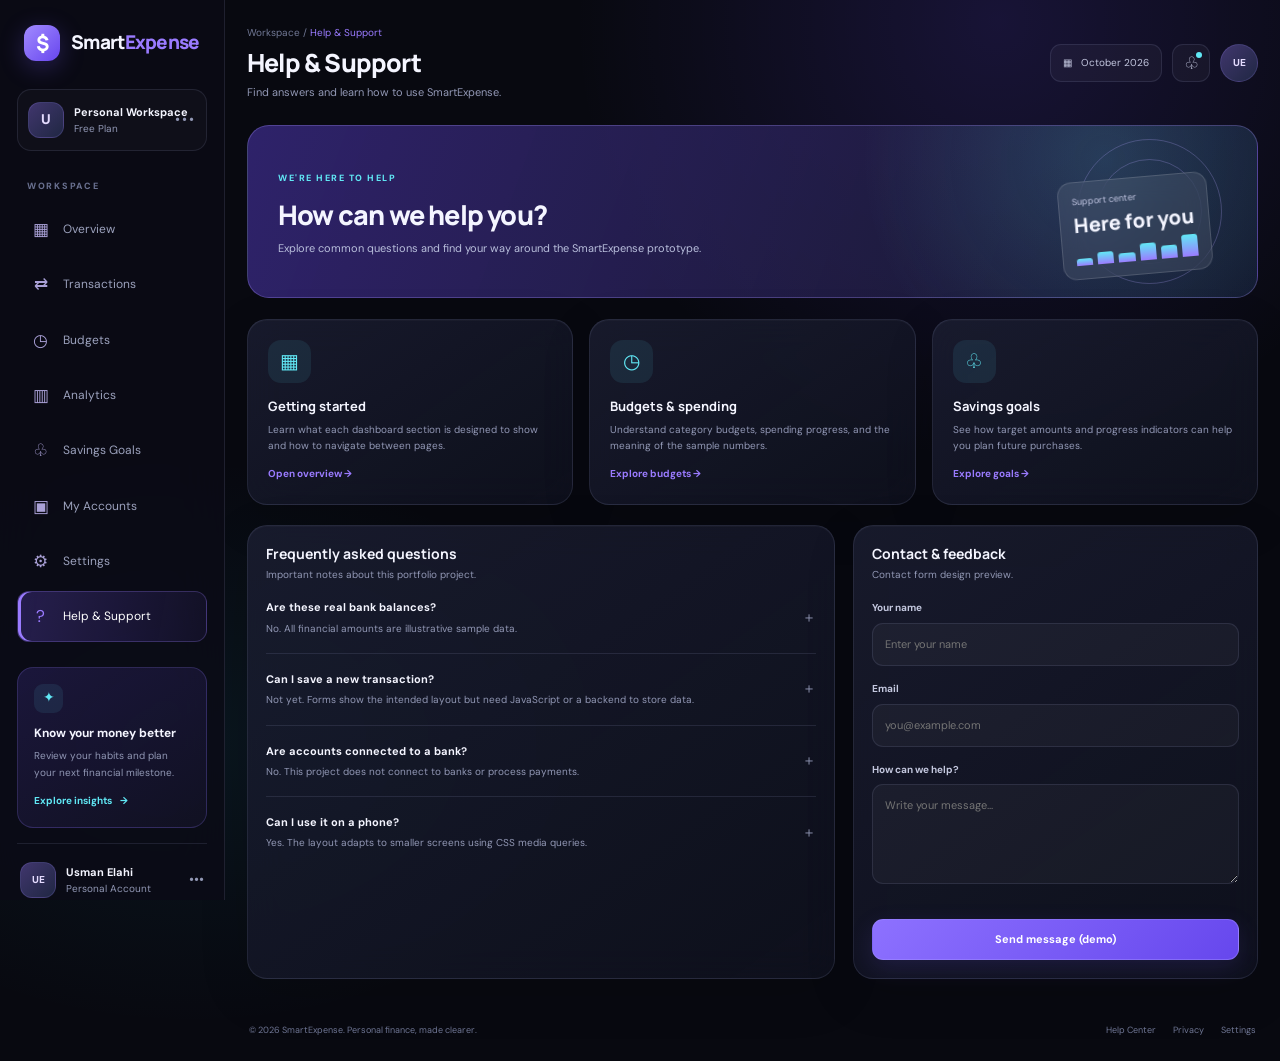
<file: SmartExpense/help.html>
<!DOCTYPE html>
<html lang="en">
<head>
    <meta charset="UTF-8">
    <meta name="viewport" content="width=device-width, initial-scale=1.0">
    <meta name="description" content="SmartExpense personal finance dashboard and budget management.">
    <title>Help & Support | SmartExpense</title>
    <link rel="preconnect" href="https://fonts.googleapis.com">
    <link rel="preconnect" href="https://fonts.gstatic.com" crossorigin>
    <link href="https://fonts.googleapis.com/css2?family=DM+Sans:wght@400;500;600;700;800&family=Manrope:wght@400;500;600;700;800&display=swap" rel="stylesheet">
    <link rel="stylesheet" href="style.css">
</head>
<body>
<div class="app-layout">
    <aside class="sidebar">
        <a href="index.html" class="brand"><span class="brand-mark">$</span><span class="brand-name">Smart<span>Expense</span></span></a>
        <div class="workspace">
            <div class="workspace-avatar">U</div>
            <div class="workspace-copy"><strong>Personal Workspace</strong><span>Free Plan</span></div>
            <span class="workspace-more">•••</span>
        </div>
        <p class="menu-label">WORKSPACE</p>
        <nav class="navigation" aria-label="Main navigation"><a href="index.html" class="nav-link"><span class="nav-icon">▦</span>Overview</a>
<a href="transactions.html" class="nav-link"><span class="nav-icon">⇄</span>Transactions</a>
<a href="budgets.html" class="nav-link"><span class="nav-icon">◷</span>Budgets</a>
<a href="analytics.html" class="nav-link"><span class="nav-icon">▥</span>Analytics</a>
<a href="savings.html" class="nav-link"><span class="nav-icon">♧</span>Savings Goals</a>
<a href="accounts.html" class="nav-link"><span class="nav-icon">▣</span>My Accounts</a>
<a href="settings.html" class="nav-link"><span class="nav-icon">⚙</span>Settings</a>
<a href="help.html" class="nav-link active"><span class="nav-icon">?</span>Help & Support</a></nav>
        <div class="sidebar-bottom">
            <div class="upgrade-card">
                <div class="upgrade-star">✦</div>
                <h3>Know your money better</h3>
                <p>Review your habits and plan your next financial milestone.</p>
                <a href="analytics.html">Explore insights <span>→</span></a>
            </div>
            <div class="user-profile">
                <div class="user-avatar">UE</div>
                <div class="user-copy"><strong>Usman Elahi</strong><span>Personal Account</span></div>
                <span class="user-menu">•••</span>
            </div>
        </div>
    </aside>
    <main class="main-content">
        <header class="topbar">
            <div class="page-heading">
                <p class="breadcrumb"><a href="index.html">Workspace</a> / <span>Help & Support</span></p>
                <h1>Help & Support</h1>
                <p class="page-subtitle">Find answers and learn how to use SmartExpense.</p>
            </div>
            <div class="topbar-actions">
                <span class="date-pill">▦ &nbsp; October 2026</span>
                <a class="icon-button" href="help.html" aria-label="Help and notifications">♧<span class="notification-dot"></span></a>
                <a href="accounts.html" class="top-avatar" aria-label="Open my account">UE</a>
            </div>
        </header>
        
<section class="welcome-banner"><div><span class="eyebrow">WE'RE HERE TO HELP</span><h2>How can we help you?</h2><p>Explore common questions and find your way around the SmartExpense prototype.</p></div><div class="welcome-art"><div class="orb one"></div><div class="orb two"></div><div class="floating-card"><span>Support center</span><strong>Here for you</strong><div class="spark-bars"><i></i><i></i><i></i><i></i><i></i><i></i></div></div></div></section>
<section class="three-column">
    <article class="glass help-card"><div class="help-icon">▦</div><h3>Getting started</h3><p>Learn what each dashboard section is designed to show and how to navigate between pages.</p><a href="index.html">Open overview →</a></article>
    <article class="glass help-card"><div class="help-icon">◷</div><h3>Budgets & spending</h3><p>Understand category budgets, spending progress, and the meaning of the sample numbers.</p><a href="budgets.html">Explore budgets →</a></article>
    <article class="glass help-card"><div class="help-icon">♧</div><h3>Savings goals</h3><p>See how target amounts and progress indicators can help you plan future purchases.</p><a href="savings.html">Explore goals →</a></article>
</section>
<section class="two-column">
    <article class="glass panel"><div class="panel-header"><div><h2>Frequently asked questions</h2><p>Important notes about this portfolio project.</p></div></div>
        <div class="setting-row"><div class="setting-copy"><strong>Are these real bank balances?</strong><span>No. All financial amounts are illustrative sample data.</span></div><span class="muted">＋</span></div>
        <div class="setting-row"><div class="setting-copy"><strong>Can I save a new transaction?</strong><span>Not yet. Forms show the intended layout but need JavaScript or a backend to store data.</span></div><span class="muted">＋</span></div>
        <div class="setting-row"><div class="setting-copy"><strong>Are accounts connected to a bank?</strong><span>No. This project does not connect to banks or process payments.</span></div><span class="muted">＋</span></div>
        <div class="setting-row"><div class="setting-copy"><strong>Can I use it on a phone?</strong><span>Yes. The layout adapts to smaller screens using CSS media queries.</span></div><span class="muted">＋</span></div>
    </article>
    <article class="glass panel"><div class="panel-header"><div><h2>Contact & feedback</h2><p>Contact form design preview.</p></div></div><form class="form-grid" style="margin-top:18px"><div class="form-field full"><label for="help-name">Your name</label><input id="help-name" placeholder="Enter your name"></div><div class="form-field full"><label for="help-email">Email</label><input id="help-email" type="email" placeholder="you@example.com"></div><div class="form-field full"><label for="help-message">How can we help?</label><textarea id="help-message" placeholder="Write your message..."></textarea></div><div class="form-actions form-field full"><button class="primary-button" type="button">Send message (demo)</button></div></form></article>
</section>

        <footer class="footer">
            <p>© 2026 SmartExpense. Personal finance, made clearer.</p>
            <div class="footer-links"><a href="help.html">Help Center</a><a href="settings.html">Privacy</a><a href="settings.html">Settings</a></div>
        </footer>
    </main>
</div>
</body>
</html>
</file>
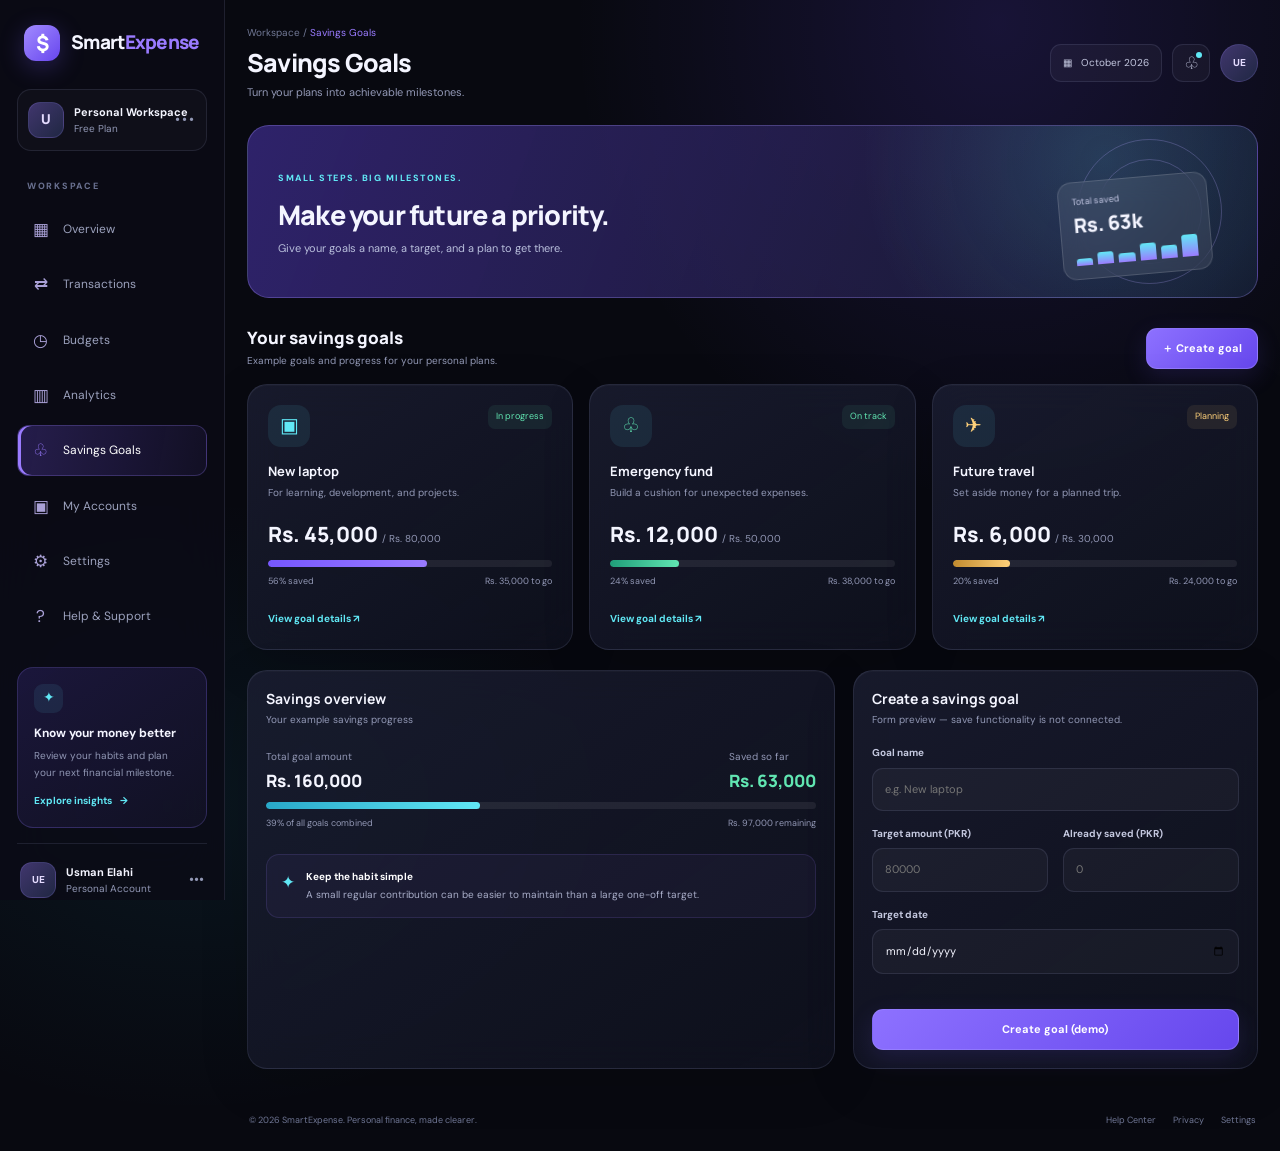
<file: SmartExpense/savings.html>
<!DOCTYPE html>
<html lang="en">
<head>
    <meta charset="UTF-8">
    <meta name="viewport" content="width=device-width, initial-scale=1.0">
    <meta name="description" content="SmartExpense personal finance dashboard and budget management.">
    <title>Savings Goals | SmartExpense</title>
    <link rel="preconnect" href="https://fonts.googleapis.com">
    <link rel="preconnect" href="https://fonts.gstatic.com" crossorigin>
    <link href="https://fonts.googleapis.com/css2?family=DM+Sans:wght@400;500;600;700;800&family=Manrope:wght@400;500;600;700;800&display=swap" rel="stylesheet">
    <link rel="stylesheet" href="style.css">
</head>
<body>
<div class="app-layout">
    <aside class="sidebar">
        <a href="index.html" class="brand"><span class="brand-mark">$</span><span class="brand-name">Smart<span>Expense</span></span></a>
        <div class="workspace">
            <div class="workspace-avatar">U</div>
            <div class="workspace-copy"><strong>Personal Workspace</strong><span>Free Plan</span></div>
            <span class="workspace-more">•••</span>
        </div>
        <p class="menu-label">WORKSPACE</p>
        <nav class="navigation" aria-label="Main navigation"><a href="index.html" class="nav-link"><span class="nav-icon">▦</span>Overview</a>
<a href="transactions.html" class="nav-link"><span class="nav-icon">⇄</span>Transactions</a>
<a href="budgets.html" class="nav-link"><span class="nav-icon">◷</span>Budgets</a>
<a href="analytics.html" class="nav-link"><span class="nav-icon">▥</span>Analytics</a>
<a href="savings.html" class="nav-link active"><span class="nav-icon">♧</span>Savings Goals</a>
<a href="accounts.html" class="nav-link"><span class="nav-icon">▣</span>My Accounts</a>
<a href="settings.html" class="nav-link"><span class="nav-icon">⚙</span>Settings</a>
<a href="help.html" class="nav-link"><span class="nav-icon">?</span>Help & Support</a></nav>
        <div class="sidebar-bottom">
            <div class="upgrade-card">
                <div class="upgrade-star">✦</div>
                <h3>Know your money better</h3>
                <p>Review your habits and plan your next financial milestone.</p>
                <a href="analytics.html">Explore insights <span>→</span></a>
            </div>
            <div class="user-profile">
                <div class="user-avatar">UE</div>
                <div class="user-copy"><strong>Usman Elahi</strong><span>Personal Account</span></div>
                <span class="user-menu">•••</span>
            </div>
        </div>
    </aside>
    <main class="main-content">
        <header class="topbar">
            <div class="page-heading">
                <p class="breadcrumb"><a href="index.html">Workspace</a> / <span>Savings Goals</span></p>
                <h1>Savings Goals</h1>
                <p class="page-subtitle">Turn your plans into achievable milestones.</p>
            </div>
            <div class="topbar-actions">
                <span class="date-pill">▦ &nbsp; October 2026</span>
                <a class="icon-button" href="help.html" aria-label="Help and notifications">♧<span class="notification-dot"></span></a>
                <a href="accounts.html" class="top-avatar" aria-label="Open my account">UE</a>
            </div>
        </header>
        
<section class="welcome-banner"><div><span class="eyebrow">SMALL STEPS. BIG MILESTONES.</span><h2>Make your future a priority.</h2><p>Give your goals a name, a target, and a plan to get there.</p></div><div class="welcome-art"><div class="orb one"></div><div class="orb two"></div><div class="floating-card"><span>Total saved</span><strong>Rs. 63k</strong><div class="spark-bars"><i></i><i></i><i></i><i></i><i></i><i></i></div></div></div></section>
<div class="section-title"><div><h2>Your savings goals</h2><p>Example goals and progress for your personal plans.</p></div><a class="primary-button" href="#new-goal">＋ Create goal</a></div>
<section class="three-column">
    <article class="glass goal-card"><div class="goal-top"><span class="goal-symbol">▣</span><span class="status completed">In progress</span></div><h3>New laptop</h3><p>For learning, development, and projects.</p><div class="goal-amount">Rs. 45,000 <small>/ Rs. 80,000</small></div><div class="progress-track"><span class="progress-fill" style="width:56%"></span></div><div class="progress-meta"><span>56% saved</span><span>Rs. 35,000 to go</span></div><a class="view-link" href="#new-goal">View goal details ↗</a></article>
    <article class="glass goal-card"><div class="goal-top"><span class="goal-symbol" style="color:var(--green)">♧</span><span class="status completed">On track</span></div><h3>Emergency fund</h3><p>Build a cushion for unexpected expenses.</p><div class="goal-amount">Rs. 12,000 <small>/ Rs. 50,000</small></div><div class="progress-track"><span class="progress-fill green" style="width:24%"></span></div><div class="progress-meta"><span>24% saved</span><span>Rs. 38,000 to go</span></div><a class="view-link" href="#new-goal">View goal details ↗</a></article>
    <article class="glass goal-card"><div class="goal-top"><span class="goal-symbol" style="color:var(--yellow)">✈</span><span class="status pending">Planning</span></div><h3>Future travel</h3><p>Set aside money for a planned trip.</p><div class="goal-amount">Rs. 6,000 <small>/ Rs. 30,000</small></div><div class="progress-track"><span class="progress-fill yellow" style="width:20%"></span></div><div class="progress-meta"><span>20% saved</span><span>Rs. 24,000 to go</span></div><a class="view-link" href="#new-goal">View goal details ↗</a></article>
</section>
<section class="two-column">
    <article class="glass panel"><div class="panel-header"><div><h2>Savings overview</h2><p>Your example savings progress</p></div></div><div class="budget-summary"><div><span>Total goal amount</span><strong>Rs. 160,000</strong></div><div><span>Saved so far</span><strong class="positive">Rs. 63,000</strong></div></div><div class="progress-track"><span class="progress-fill cyan" style="width:39%"></span></div><div class="progress-meta"><span>39% of all goals combined</span><span>Rs. 97,000 remaining</span></div><div class="tip-box"><span class="tip-icon">✦</span><p><strong>Keep the habit simple</strong> A small regular contribution can be easier to maintain than a large one-off target.</p></div></article>
    <article class="glass panel" id="new-goal"><div class="panel-header"><div><h2>Create a savings goal</h2><p>Form preview — save functionality is not connected.</p></div></div><form class="form-grid" style="margin-top:18px"><div class="form-field full"><label for="goal-title">Goal name</label><input id="goal-title" placeholder="e.g. New laptop"></div><div class="form-field"><label for="goal-target">Target amount (PKR)</label><input id="goal-target" type="number" placeholder="80000"></div><div class="form-field"><label for="goal-current">Already saved (PKR)</label><input id="goal-current" type="number" placeholder="0"></div><div class="form-field full"><label for="goal-date">Target date</label><input id="goal-date" type="date"></div><div class="form-actions form-field full"><button class="primary-button" type="button">Create goal (demo)</button></div></form></article>
</section>

        <footer class="footer">
            <p>© 2026 SmartExpense. Personal finance, made clearer.</p>
            <div class="footer-links"><a href="help.html">Help Center</a><a href="settings.html">Privacy</a><a href="settings.html">Settings</a></div>
        </footer>
    </main>
</div>
</body>
</html>
</file>
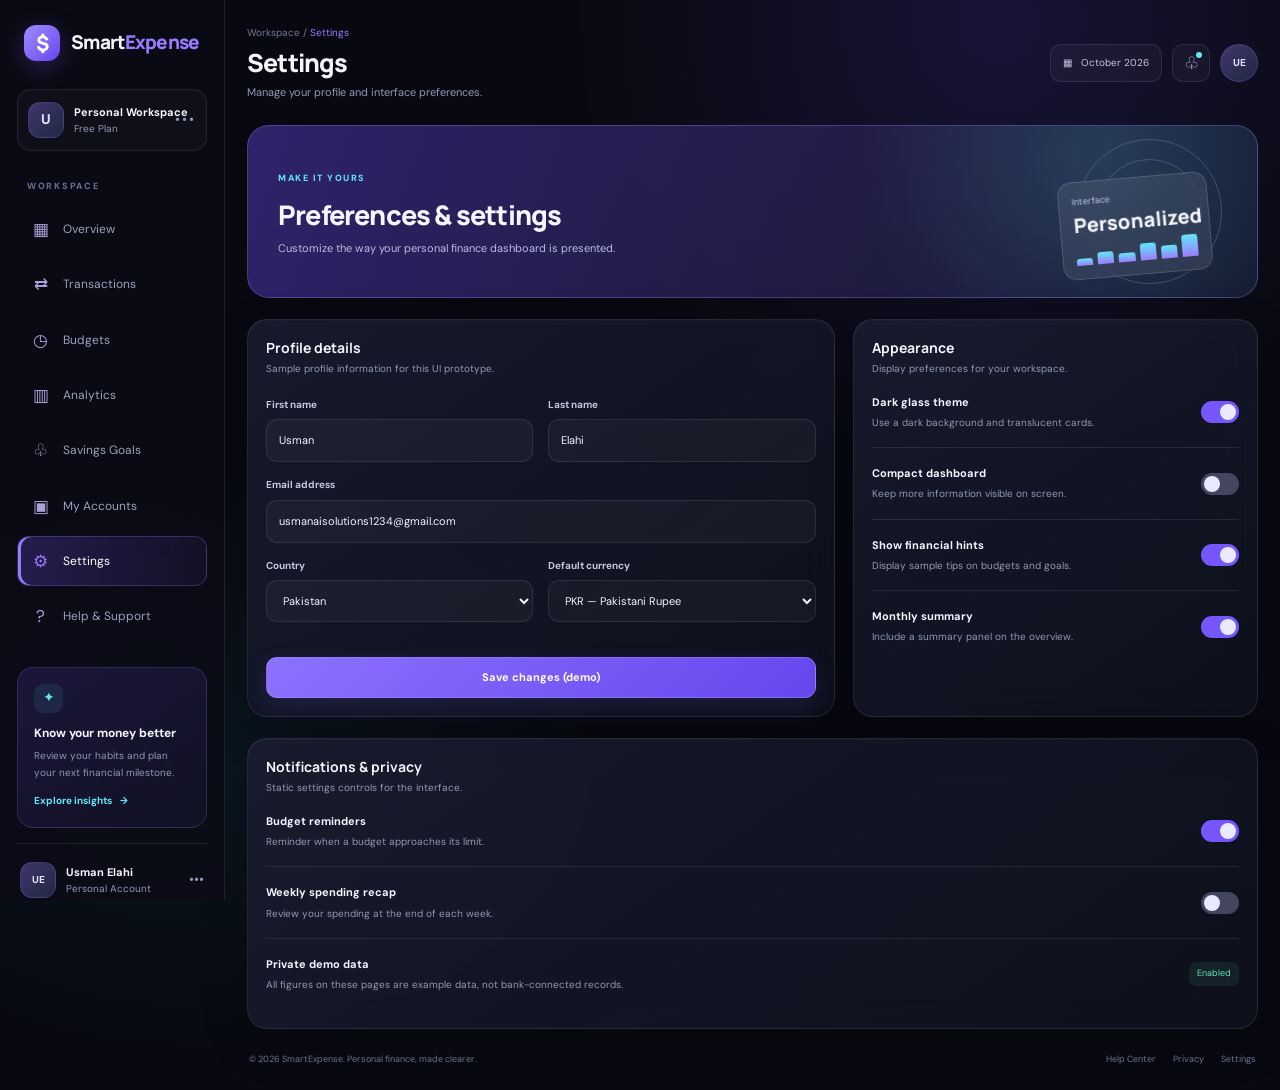
<file: SmartExpense/settings.html>
<!DOCTYPE html>
<html lang="en">
<head>
    <meta charset="UTF-8">
    <meta name="viewport" content="width=device-width, initial-scale=1.0">
    <meta name="description" content="SmartExpense personal finance dashboard and budget management.">
    <title>Settings | SmartExpense</title>
    <link rel="preconnect" href="https://fonts.googleapis.com">
    <link rel="preconnect" href="https://fonts.gstatic.com" crossorigin>
    <link href="https://fonts.googleapis.com/css2?family=DM+Sans:wght@400;500;600;700;800&family=Manrope:wght@400;500;600;700;800&display=swap" rel="stylesheet">
    <link rel="stylesheet" href="style.css">
</head>
<body>
<div class="app-layout">
    <aside class="sidebar">
        <a href="index.html" class="brand"><span class="brand-mark">$</span><span class="brand-name">Smart<span>Expense</span></span></a>
        <div class="workspace">
            <div class="workspace-avatar">U</div>
            <div class="workspace-copy"><strong>Personal Workspace</strong><span>Free Plan</span></div>
            <span class="workspace-more">•••</span>
        </div>
        <p class="menu-label">WORKSPACE</p>
        <nav class="navigation" aria-label="Main navigation"><a href="index.html" class="nav-link"><span class="nav-icon">▦</span>Overview</a>
<a href="transactions.html" class="nav-link"><span class="nav-icon">⇄</span>Transactions</a>
<a href="budgets.html" class="nav-link"><span class="nav-icon">◷</span>Budgets</a>
<a href="analytics.html" class="nav-link"><span class="nav-icon">▥</span>Analytics</a>
<a href="savings.html" class="nav-link"><span class="nav-icon">♧</span>Savings Goals</a>
<a href="accounts.html" class="nav-link"><span class="nav-icon">▣</span>My Accounts</a>
<a href="settings.html" class="nav-link active"><span class="nav-icon">⚙</span>Settings</a>
<a href="help.html" class="nav-link"><span class="nav-icon">?</span>Help & Support</a></nav>
        <div class="sidebar-bottom">
            <div class="upgrade-card">
                <div class="upgrade-star">✦</div>
                <h3>Know your money better</h3>
                <p>Review your habits and plan your next financial milestone.</p>
                <a href="analytics.html">Explore insights <span>→</span></a>
            </div>
            <div class="user-profile">
                <div class="user-avatar">UE</div>
                <div class="user-copy"><strong>Usman Elahi</strong><span>Personal Account</span></div>
                <span class="user-menu">•••</span>
            </div>
        </div>
    </aside>
    <main class="main-content">
        <header class="topbar">
            <div class="page-heading">
                <p class="breadcrumb"><a href="index.html">Workspace</a> / <span>Settings</span></p>
                <h1>Settings</h1>
                <p class="page-subtitle">Manage your profile and interface preferences.</p>
            </div>
            <div class="topbar-actions">
                <span class="date-pill">▦ &nbsp; October 2026</span>
                <a class="icon-button" href="help.html" aria-label="Help and notifications">♧<span class="notification-dot"></span></a>
                <a href="accounts.html" class="top-avatar" aria-label="Open my account">UE</a>
            </div>
        </header>
        
<section class="welcome-banner"><div><span class="eyebrow">MAKE IT YOURS</span><h2>Preferences & settings</h2><p>Customize the way your personal finance dashboard is presented.</p></div><div class="welcome-art"><div class="orb one"></div><div class="orb two"></div><div class="floating-card"><span>Interface</span><strong>Personalized</strong><div class="spark-bars"><i></i><i></i><i></i><i></i><i></i><i></i></div></div></div></section>
<section class="two-column">
    <article class="glass panel"><div class="panel-header"><div><h2>Profile details</h2><p>Sample profile information for this UI prototype.</p></div></div><form class="form-grid" style="margin-top:20px"><div class="form-field"><label for="first-name">First name</label><input id="first-name" value="Usman"></div><div class="form-field"><label for="last-name">Last name</label><input id="last-name" value="Elahi"></div><div class="form-field full"><label for="email">Email address</label><input id="email" type="email" value="usmanaisolutions1234@gmail.com"></div><div class="form-field"><label for="country">Country</label><select id="country"><option>Pakistan</option><option>Other</option></select></div><div class="form-field"><label for="currency">Default currency</label><select id="currency"><option>PKR — Pakistani Rupee</option><option>USD — US Dollar</option></select></div><div class="form-actions form-field full"><button type="button" class="primary-button">Save changes (demo)</button></div></form></article>
    <article class="glass panel"><div class="panel-header"><div><h2>Appearance</h2><p>Display preferences for your workspace.</p></div></div>
        <div class="setting-row"><div class="setting-copy"><strong>Dark glass theme</strong><span>Use a dark background and translucent cards.</span></div><button class="toggle on" type="button" aria-label="Dark glass theme enabled"><span></span></button></div>
        <div class="setting-row"><div class="setting-copy"><strong>Compact dashboard</strong><span>Keep more information visible on screen.</span></div><button class="toggle" type="button" aria-label="Compact dashboard toggle"><span></span></button></div>
        <div class="setting-row"><div class="setting-copy"><strong>Show financial hints</strong><span>Display sample tips on budgets and goals.</span></div><button class="toggle on" type="button" aria-label="Financial hints enabled"><span></span></button></div>
        <div class="setting-row"><div class="setting-copy"><strong>Monthly summary</strong><span>Include a summary panel on the overview.</span></div><button class="toggle on" type="button" aria-label="Monthly summary enabled"><span></span></button></div>
    </article>
</section>
<section class="glass panel" style="margin-top:18px"><div class="panel-header"><div><h2>Notifications & privacy</h2><p>Static settings controls for the interface.</p></div></div>
    <div class="setting-row"><div class="setting-copy"><strong>Budget reminders</strong><span>Reminder when a budget approaches its limit.</span></div><button class="toggle on" type="button" aria-label="Budget reminders enabled"><span></span></button></div>
    <div class="setting-row"><div class="setting-copy"><strong>Weekly spending recap</strong><span>Review your spending at the end of each week.</span></div><button class="toggle" type="button" aria-label="Weekly recap toggle"><span></span></button></div>
    <div class="setting-row"><div class="setting-copy"><strong>Private demo data</strong><span>All figures on these pages are example data, not bank-connected records.</span></div><span class="status completed">Enabled</span></div>
</section>

        <footer class="footer">
            <p>© 2026 SmartExpense. Personal finance, made clearer.</p>
            <div class="footer-links"><a href="help.html">Help Center</a><a href="settings.html">Privacy</a><a href="settings.html">Settings</a></div>
        </footer>
    </main>
</div>
</body>
</html>
</file>
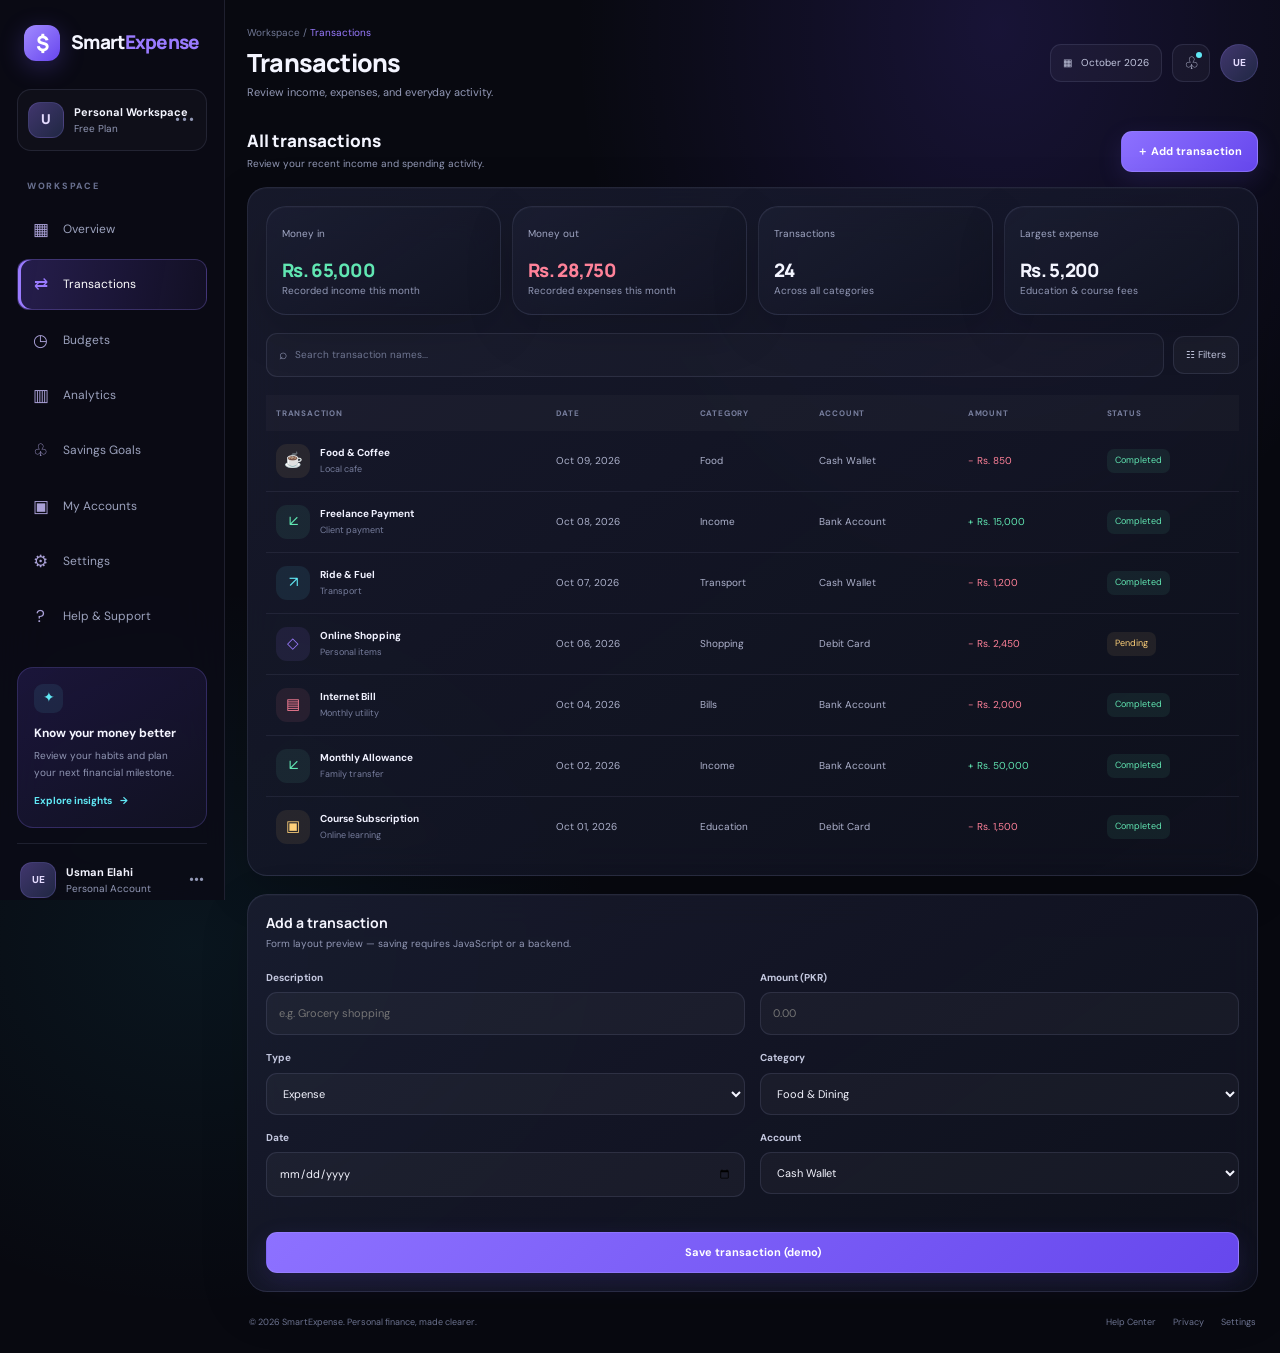
<file: SmartExpense/transactions.html>
<!DOCTYPE html>
<html lang="en">
<head>
    <meta charset="UTF-8">
    <meta name="viewport" content="width=device-width, initial-scale=1.0">
    <meta name="description" content="SmartExpense personal finance dashboard and budget management.">
    <title>Transactions | SmartExpense</title>
    <link rel="preconnect" href="https://fonts.googleapis.com">
    <link rel="preconnect" href="https://fonts.gstatic.com" crossorigin>
    <link href="https://fonts.googleapis.com/css2?family=DM+Sans:wght@400;500;600;700;800&family=Manrope:wght@400;500;600;700;800&display=swap" rel="stylesheet">
    <link rel="stylesheet" href="style.css">
</head>
<body>
<div class="app-layout">
    <aside class="sidebar">
        <a href="index.html" class="brand"><span class="brand-mark">$</span><span class="brand-name">Smart<span>Expense</span></span></a>
        <div class="workspace">
            <div class="workspace-avatar">U</div>
            <div class="workspace-copy"><strong>Personal Workspace</strong><span>Free Plan</span></div>
            <span class="workspace-more">•••</span>
        </div>
        <p class="menu-label">WORKSPACE</p>
        <nav class="navigation" aria-label="Main navigation"><a href="index.html" class="nav-link"><span class="nav-icon">▦</span>Overview</a>
<a href="transactions.html" class="nav-link active"><span class="nav-icon">⇄</span>Transactions</a>
<a href="budgets.html" class="nav-link"><span class="nav-icon">◷</span>Budgets</a>
<a href="analytics.html" class="nav-link"><span class="nav-icon">▥</span>Analytics</a>
<a href="savings.html" class="nav-link"><span class="nav-icon">♧</span>Savings Goals</a>
<a href="accounts.html" class="nav-link"><span class="nav-icon">▣</span>My Accounts</a>
<a href="settings.html" class="nav-link"><span class="nav-icon">⚙</span>Settings</a>
<a href="help.html" class="nav-link"><span class="nav-icon">?</span>Help & Support</a></nav>
        <div class="sidebar-bottom">
            <div class="upgrade-card">
                <div class="upgrade-star">✦</div>
                <h3>Know your money better</h3>
                <p>Review your habits and plan your next financial milestone.</p>
                <a href="analytics.html">Explore insights <span>→</span></a>
            </div>
            <div class="user-profile">
                <div class="user-avatar">UE</div>
                <div class="user-copy"><strong>Usman Elahi</strong><span>Personal Account</span></div>
                <span class="user-menu">•••</span>
            </div>
        </div>
    </aside>
    <main class="main-content">
        <header class="topbar">
            <div class="page-heading">
                <p class="breadcrumb"><a href="index.html">Workspace</a> / <span>Transactions</span></p>
                <h1>Transactions</h1>
                <p class="page-subtitle">Review income, expenses, and everyday activity.</p>
            </div>
            <div class="topbar-actions">
                <span class="date-pill">▦ &nbsp; October 2026</span>
                <a class="icon-button" href="help.html" aria-label="Help and notifications">♧<span class="notification-dot"></span></a>
                <a href="accounts.html" class="top-avatar" aria-label="Open my account">UE</a>
            </div>
        </header>
        
<div class="section-title"><div><h2>All transactions</h2><p>Review your recent income and spending activity.</p></div><a class="primary-button" href="#add-transaction">＋ Add transaction</a></div>
<section class="glass panel">
    <div class="summary-grid" style="margin-bottom:18px">
        <article class="glass summary-card"><span class="card-label">Money in</span><h2 class="positive">Rs. 65,000</h2><p class="muted small">Recorded income this month</p></article>
        <article class="glass summary-card"><span class="card-label">Money out</span><h2 class="negative">Rs. 28,750</h2><p class="muted small">Recorded expenses this month</p></article>
        <article class="glass summary-card"><span class="card-label">Transactions</span><h2>24</h2><p class="muted small">Across all categories</p></article>
        <article class="glass summary-card"><span class="card-label">Largest expense</span><h2>Rs. 5,200</h2><p class="muted small">Education & course fees</p></article>
    </div>
    <div class="search-row"><label class="search-field">⌕ <input type="search" placeholder="Search transaction names..." aria-label="Search transactions"></label><a class="filter-button" href="#transaction-list">☷ Filters</a></div>
    <div class="table-wrap" id="transaction-list"><table class="data-table"><thead><tr><th>TRANSACTION</th><th>DATE</th><th>CATEGORY</th><th>ACCOUNT</th><th>AMOUNT</th><th>STATUS</th></tr></thead><tbody>
        <tr><td><div class="transaction-name"><span class="transaction-icon yellow">☕</span><span><strong>Food & Coffee</strong><small>Local cafe</small></span></div></td><td>Oct 09, 2026</td><td>Food</td><td>Cash Wallet</td><td class="negative">− Rs. 850</td><td><span class="status completed">Completed</span></td></tr>
        <tr><td><div class="transaction-name"><span class="transaction-icon green">↙</span><span><strong>Freelance Payment</strong><small>Client payment</small></span></div></td><td>Oct 08, 2026</td><td>Income</td><td>Bank Account</td><td class="positive">+ Rs. 15,000</td><td><span class="status completed">Completed</span></td></tr>
        <tr><td><div class="transaction-name"><span class="transaction-icon cyan">↗</span><span><strong>Ride & Fuel</strong><small>Transport</small></span></div></td><td>Oct 07, 2026</td><td>Transport</td><td>Cash Wallet</td><td class="negative">− Rs. 1,200</td><td><span class="status completed">Completed</span></td></tr>
        <tr><td><div class="transaction-name"><span class="transaction-icon">◇</span><span><strong>Online Shopping</strong><small>Personal items</small></span></div></td><td>Oct 06, 2026</td><td>Shopping</td><td>Debit Card</td><td class="negative">− Rs. 2,450</td><td><span class="status pending">Pending</span></td></tr>
        <tr><td><div class="transaction-name"><span class="transaction-icon red">▤</span><span><strong>Internet Bill</strong><small>Monthly utility</small></span></div></td><td>Oct 04, 2026</td><td>Bills</td><td>Bank Account</td><td class="negative">− Rs. 2,000</td><td><span class="status completed">Completed</span></td></tr>
        <tr><td><div class="transaction-name"><span class="transaction-icon green">↙</span><span><strong>Monthly Allowance</strong><small>Family transfer</small></span></div></td><td>Oct 02, 2026</td><td>Income</td><td>Bank Account</td><td class="positive">+ Rs. 50,000</td><td><span class="status completed">Completed</span></td></tr>
        <tr><td><div class="transaction-name"><span class="transaction-icon yellow">▣</span><span><strong>Course Subscription</strong><small>Online learning</small></span></div></td><td>Oct 01, 2026</td><td>Education</td><td>Debit Card</td><td class="negative">− Rs. 1,500</td><td><span class="status completed">Completed</span></td></tr>
    </tbody></table></div>
</section>
<section class="glass panel" id="add-transaction" style="margin-top:18px">
    <div class="panel-header"><div><h2>Add a transaction</h2><p>Form layout preview — saving requires JavaScript or a backend.</p></div></div>
    <form class="form-grid" action="#" method="get" style="margin-top:18px">
        <div class="form-field"><label for="tx-name">Description</label><input id="tx-name" placeholder="e.g. Grocery shopping"></div>
        <div class="form-field"><label for="tx-amount">Amount (PKR)</label><input id="tx-amount" type="number" placeholder="0.00"></div>
        <div class="form-field"><label for="tx-type">Type</label><select id="tx-type"><option>Expense</option><option>Income</option></select></div>
        <div class="form-field"><label for="tx-category">Category</label><select id="tx-category"><option>Food & Dining</option><option>Transport</option><option>Shopping</option><option>Bills</option><option>Education</option><option>Income</option></select></div>
        <div class="form-field"><label for="tx-date">Date</label><input id="tx-date" type="date"></div>
        <div class="form-field"><label for="tx-account">Account</label><select id="tx-account"><option>Cash Wallet</option><option>Bank Account</option><option>Debit Card</option></select></div>
        <div class="form-actions form-field full"><button class="primary-button" type="button">Save transaction (demo)</button></div>
    </form>
</section>

        <footer class="footer">
            <p>© 2026 SmartExpense. Personal finance, made clearer.</p>
            <div class="footer-links"><a href="help.html">Help Center</a><a href="settings.html">Privacy</a><a href="settings.html">Settings</a></div>
        </footer>
    </main>
</div>
</body>
</html>
</file>
<file: 01-LuxeStay/style.css>
* {
    margin: 0;
    padding: 0;
    box-sizing: border-box;
}

html {
    scroll-behavior: smooth;
}

body {
    font-family: Arial, Helvetica, sans-serif;
    line-height: 1.6;
    color: #16302B;
    background: #FFFDF8;
}

img {
    width: 100%;
    display: block;
}

a {
    text-decoration: none;
    color: inherit;
}

button,
input,
textarea {
    font-family: inherit;
}

:root {
    --primary: #0F766E;
    --primary-dark: #0B5E58;

    --accent: #F97316;
    --gold: #F4B942;

    --cream: #FFFDF8;
    --light: #F0FDF9;
    --white: #FFFFFF;

    --text: #16302B;
    --muted: #64746F;

    --border: #DDEBE7;

    --shadow: 0 15px 40px rgba(15, 118, 110, 0.10);
}

.container {
    width: min(1120px, 90%);
    margin: 0 auto;
}

.section {
    padding: 100px 0;
}

.section-heading {
    max-width: 680px;
    margin: 0 auto 55px;
    text-align: center;
}

.section-heading h2 {
    margin: 10px 0 15px;
    font-size: clamp(32px, 5vw, 46px);
    line-height: 1.15;
    color: var(--text);
}

.section-heading > p:last-child {
    color: var(--muted);
}

.section-subtitle {
    color: var(--accent);
    font-size: 13px;
    font-weight: 800;
    letter-spacing: 3px;
    text-transform: uppercase;
}

.btn {
    display: inline-block;

    padding: 14px 28px;

    background: var(--primary);
    color: var(--white);

    border: 2px solid var(--primary);
    border-radius: 50px;

    font-size: 14px;
    font-weight: 700;

    transition: all 0.3s ease;
}

.btn:hover {
    background: var(--primary-dark);
    border-color: var(--primary-dark);

    transform: translateY(-3px);

    box-shadow: 0 10px 25px rgba(15, 118, 110, 0.25);
}



.navbar {
    position: absolute;

    top: 0;
    left: 0;

    width: 100%;

    padding: 25px 0;

    z-index: 100;

    color: var(--white);
}

.nav-container {
    display: flex;
    align-items: center;
    justify-content: space-between;

    gap: 30px;
}

.logo {
    font-size: 29px;
    font-weight: 900;

    letter-spacing: 1px;
}

.logo span {
    color: var(--gold);
}

.nav-links {
    display: flex;
    align-items: center;

    gap: 30px;
}

.nav-links a {
    position: relative;

    font-size: 14px;
    font-weight: 700;

    transition: color 0.3s ease;
}

.nav-links a::after {
    content: "";

    position: absolute;

    left: 0;
    bottom: -7px;

    width: 0;
    height: 2px;

    background: var(--gold);

    transition: width 0.3s ease;
}

.nav-links a:hover {
    color: var(--gold);
}

.nav-links a:hover::after {
    width: 100%;
}

.nav-btn {
    padding: 10px 21px;

    background: var(--accent);
    border-color: var(--accent);
}

.nav-btn:hover {
    background: #EA580C;
    border-color: #EA580C;
}

.hero {
    position: relative;

    min-height: 100vh;

    display: flex;
    align-items: center;

    background-image: url("images/hero.jpg");
    background-size: cover;
    background-position: center;

    color: var(--white);
}

.hero-overlay {
    position: absolute;

    inset: 0;

    background:
        linear-gradient(
            90deg,
            rgba(5, 50, 45, 0.78),
            rgba(5, 50, 45, 0.35),
            rgba(5, 50, 45, 0.10)
        );
}

.hero-content {
    position: relative;

    z-index: 2;

    padding-top: 70px;
}

.hero-subtitle {
    margin-bottom: 20px;

    color: var(--gold);

    font-size: 14px;
    font-weight: 800;

    letter-spacing: 4px;
}

.hero h1 {
    max-width: 800px;

    margin-bottom: 25px;

    font-size: clamp(48px, 7vw, 82px);
    line-height: 1.03;

    font-weight: 900;
}

.hero-description {
    max-width: 560px;

    margin-bottom: 35px;

    color: #F5FFFC;

    font-size: 18px;
}

.hero-buttons {
    display: flex;

    align-items: center;

    gap: 15px;
}

.hero-buttons .btn:first-child {
    background: var(--accent);
    border-color: var(--accent);
}

.hero-buttons .btn:first-child:hover {
    background: #EA580C;
    border-color: #EA580C;
}

.btn-outline {
    background: rgba(255, 255, 255, 0.10);

    border-color: rgba(255, 255, 255, 0.8);

    backdrop-filter: blur(5px);
}

.btn-outline:hover {
    background: var(--white);

    color: var(--primary);

    border-color: var(--white);
}

.about {
    background: var(--cream);
}

.about-container {
    display: grid;

    grid-template-columns: 1fr 1fr;

    align-items: center;

    gap: 70px;
}

.about-image {
    position: relative;
}

.about-image img {
    height: 520px;

    object-fit: cover;

    border-radius: 25px;

    box-shadow: var(--shadow);
}

.about-image::after {
    content: "";

    position: absolute;

    width: 120px;
    height: 120px;

    right: -20px;
    bottom: -20px;

    background: var(--gold);

    border-radius: 25px;

    z-index: -1;
}

.about-content h2 {
    margin: 12px 0 20px;

    font-size: clamp(34px, 5vw, 48px);

    line-height: 1.15;
}

.about-content p:not(.section-subtitle) {
    margin-bottom: 18px;

    color: var(--muted);
}

.about-content .btn {
    margin-top: 15px;
}

.rooms {
    background: var(--white);
}

.rooms-grid {
    display: grid;

    grid-template-columns: repeat(3, 1fr);

    gap: 28px;
}

.room-card {
    overflow: hidden;

    background: var(--white);

    border: 1px solid var(--border);

    border-radius: 22px;

    box-shadow: 0 10px 30px rgba(15, 118, 110, 0.08);

    transition: all 0.3s ease;
}

.room-card:hover {
    transform: translateY(-10px);

    box-shadow: 0 20px 45px rgba(15, 118, 110, 0.15);
}

.room-card > img {
    height: 260px;

    object-fit: cover;

    transition: transform 0.5s ease;
}

.room-card:hover > img {
    transform: scale(1.05);
}

.room-content {
    padding: 25px;
}

.room-content h3 {
    margin-bottom: 10px;

    font-size: 23px;

    color: var(--text);
}

.room-content p {
    min-height: 75px;

    color: var(--muted);

    font-size: 15px;
}

.room-bottom {
    display: flex;

    align-items: center;
    justify-content: space-between;

    margin-top: 20px;

    padding-top: 18px;

    border-top: 1px solid var(--border);
}

.price {
    color: var(--primary);

    font-size: 22px;
    font-weight: 900;
}

.price small {
    color: var(--muted);

    font-size: 12px;

    font-weight: 500;
}

.room-link {
    color: var(--accent);

    font-weight: 800;

    transition: color 0.3s ease;
}

.room-link:hover {
    color: var(--primary);
}

.amenities {
    background: var(--light);
}

.amenities-grid {
    display: grid;

    grid-template-columns: repeat(3, 1fr);

    gap: 25px;
}

.amenity {
    padding: 35px 25px;

    text-align: center;

    background: var(--white);

    border-radius: 20px;

    border: 1px solid var(--border);

    transition: all 0.3s ease;
}

.amenity:hover {
    transform: translateY(-7px);

    border-color: var(--gold);

    box-shadow: var(--shadow);
}

.amenity-icon {
    width: 65px;
    height: 65px;

    display: flex;
    align-items: center;
    justify-content: center;

    margin: 0 auto 20px;

    background: #FFF7E6;

    color: var(--accent);

    border-radius: 50%;

    font-size: 24px;
    font-weight: 900;
}

.amenity h3 {
    margin-bottom: 8px;

    font-size: 19px;
}

.amenity p {
    color: var(--muted);

    font-size: 14px;
}

.testimonials {
    background: var(--cream);
}

.testimonial-grid {
    display: grid;

    grid-template-columns: repeat(3, 1fr);

    gap: 25px;
}

.testimonial-card {
    padding: 35px 30px;

    background: var(--white);

    border-radius: 22px;

    border: 1px solid var(--border);

    box-shadow: 0 8px 25px rgba(15, 118, 110, 0.06);

    transition: transform 0.3s ease;
}

.testimonial-card:hover {
    transform: translateY(-7px);
}

.stars {
    margin-bottom: 18px;

    color: var(--gold);

    font-size: 20px;

    letter-spacing: 3px;
}

.testimonial-card > p {
    margin-bottom: 25px;

    color: var(--muted);

    font-size: 15px;

    font-style: italic;
}

.testimonial-card h4 {
    margin-bottom: 3px;

    color: var(--text);

    font-size: 16px;
}

.testimonial-card span {
    color: var(--accent);

    font-size: 13px;
}

.booking {
    position: relative;

    padding: 100px 0;

    background:
        linear-gradient(
            135deg,
            #0F766E,
            #14B8A6
        );

    color: var(--white);

    overflow: hidden;
}

.booking::before {
    content: "";

    position: absolute;

    width: 350px;
    height: 350px;

    top: -180px;
    right: -100px;

    background: rgba(244, 185, 66, 0.25);

    border-radius: 50%;
}

.booking::after {
    content: "";

    position: absolute;

    width: 250px;
    height: 250px;

    bottom: -130px;
    left: -70px;

    background: rgba(255, 255, 255, 0.08);

    border-radius: 50%;
}

.booking-content {
    position: relative;

    z-index: 2;

    text-align: center;
}

.booking .section-subtitle {
    color: var(--gold);
}

.booking h2 {
    margin: 12px 0;

    font-size: clamp(34px, 5vw, 50px);

    line-height: 1.15;
}

.booking p:not(.section-subtitle) {
    margin-bottom: 30px;

    color: #E8FFFB;
}

.booking .btn {
    background: var(--accent);

    border-color: var(--accent);
}

.booking .btn:hover {
    background: var(--white);

    color: var(--primary);

    border-color: var(--white);
}
.contact {
    background: var(--white);
}

.contact-container {
    display: grid;

    grid-template-columns: 0.9fr 1.1fr;

    gap: 70px;

    align-items: start;
}

.contact-info {
    padding-top: 10px;
}

.contact-info h3 {
    margin-bottom: 15px;

    font-size: 30px;
}

.contact-info > p {
    margin-bottom: 18px;

    color: var(--muted);
}

.contact-info > p:not(:first-of-type) {
    color: var(--text);

    font-weight: 600;
}

.contact-form {
    display: flex;

    flex-direction: column;

    gap: 15px;
}

.contact-form input,
.contact-form textarea {
    width: 100%;

    padding: 15px 18px;

    background: #F8FCFA;

    border: 1px solid var(--border);

    border-radius: 12px;

    outline: none;

    color: var(--text);

    font-size: 15px;

    transition: all 0.3s ease;
}

.contact-form textarea {
    resize: vertical;
}

.contact-form input:focus,
.contact-form textarea:focus {
    border-color: var(--primary);

    box-shadow: 0 0 0 3px rgba(15, 118, 110, 0.10);

    background: var(--white);
}

.contact-form .btn {
    align-self: flex-start;

    cursor: pointer;
}

.footer {
    background: #073B36;

    color: var(--white);

    padding-top: 60px;
}

.footer-container {
    display: flex;

    align-items: center;
    justify-content: space-between;

    gap: 30px;

    padding-bottom: 40px;
}

.footer .logo {
    display: inline-block;

    margin-bottom: 10px;
}

.footer p {
    color: #B8D4D0;
}

.footer-links {
    display: flex;

    gap: 25px;
}

.footer-links a {
    color: #D9EFEB;

    font-size: 14px;

    transition: color 0.3s ease;
}

.footer-links a:hover {
    color: var(--gold);
}

.copyright {
    padding: 20px;

    text-align: center;

    border-top: 1px solid rgba(255, 255, 255, 0.10);
}

.copyright p {
    font-size: 13px;
}
/* =========================================================
   RESORT EXPERIENCE
========================================================= */

.resort {
    background: var(--cream);
}

.resort-container {
    display: grid;

    grid-template-columns: 1fr 1fr;

    align-items: center;

    gap: 70px;
}

.resort-image {
    position: relative;
}

.resort-image img {
    width: 100%;

    height: 500px;

    object-fit: cover;

    border-radius: 25px;

    box-shadow: var(--shadow);
}

.resort-image::after {
    content: "";

    position: absolute;

    width: 120px;
    height: 120px;

    left: -20px;
    bottom: -20px;

    background: var(--gold);

    border-radius: 25px;

    z-index: 0;
}

.resort-image img {
    position: relative;

    z-index: 1;
}

.resort-content {
    padding: 20px 0;
}

.resort-content h2 {
    margin: 12px 0 20px;

    font-size: clamp(34px, 5vw, 48px);

    line-height: 1.15;

    color: var(--text);
}

.resort-content > p:not(.section-subtitle) {
    margin-bottom: 25px;

    color: var(--muted);

    font-size: 16px;
}

.resort-features {
    display: grid;

    grid-template-columns: 1fr 1fr;

    gap: 15px;

    margin-bottom: 30px;
}

.resort-feature {
    display: flex;

    align-items: center;

    gap: 10px;
}

.resort-feature span {
    width: 28px;
    height: 28px;

    display: flex;

    align-items: center;
    justify-content: center;

    flex-shrink: 0;

    background: #FFF3E8;

    color: var(--accent);

    border-radius: 50%;

    font-size: 14px;

    font-weight: 900;
}

.resort-feature p {
    color: var(--text);

    font-size: 14px;

    font-weight: 700;
}
/* Footer Brand */

.footer-brand {
    max-width: 350px;
}

.footer-brand p {
    margin-top: 5px;
}
@media (max-width: 900px) {

    .nav-links {
        gap: 15px;
    }

    .nav-links a {
        font-size: 13px;
    }

    .about-container {
        grid-template-columns: 1fr;

        gap: 50px;
    }

    .about-image img {
        height: 450px;
    }

    .rooms-grid,
    .testimonial-grid {
        grid-template-columns: repeat(2, 1fr);
    }

    .amenities-grid {
        grid-template-columns: repeat(2, 1fr);
    }

    .contact-container {
        grid-template-columns: 1fr;

        gap: 40px;
    }
    .resort-container {
    grid-template-columns: 1fr;

    gap: 45px;
}
}


@media (max-width: 650px) {

    .resort-image img {
    height: 350px;
}

.resort-features {
    grid-template-columns: 1fr;
}

    .section {
        padding: 70px 0;
    }


    /* NAVBAR */

    .navbar {
        padding: 20px 0;
    }

    .nav-container {
        flex-wrap: wrap;

        justify-content: center;
    }

    .logo {
        width: 100%;

        text-align: center;
    }

    .nav-links {
        order: 3;

        width: 100%;

        justify-content: center;

        gap: 15px;

        flex-wrap: wrap;
    }

    .nav-links a {
        font-size: 12px;
    }

    .nav-btn {
        display: none;
    }


    /* HERO */

    .hero {
        min-height: 90vh;

        text-align: center;

        background-position: center;
    }

    .hero-content {
        padding-top: 100px;
    }

    .hero-subtitle {
        font-size: 11px;

        letter-spacing: 2px;
    }

    .hero h1 {
        font-size: 48px;
    }

    .hero-description {
        font-size: 16px;
    }

    .hero-buttons {
        justify-content: center;

        flex-direction: column;
    }

    .hero-buttons .btn {
        width: 100%;

        max-width: 250px;

        text-align: center;
    }


    /* ABOUT */

    .about-image img {
        height: 350px;
    }

    .about-image::after {
        width: 80px;
        height: 80px;

        right: -10px;
        bottom: -10px;
    }


    /* ROOMS */

    .rooms-grid {
        grid-template-columns: 1fr;
    }

    .room-card > img {
        height: 240px;
    }


    /* AMENITIES */

    .amenities-grid {
        grid-template-columns: 1fr;
    }


    /* TESTIMONIALS */

    .testimonial-grid {
        grid-template-columns: 1fr;
    }


    /* CONTACT */

    .contact-container {
        grid-template-columns: 1fr;
    }


    /* FOOTER */

    .footer-container {
        flex-direction: column;

        text-align: center;
    }

    .footer-links {
        flex-wrap: wrap;

        justify-content: center;
    }
}
</file>
<file: GameVerse/style.css>
/* RESET */

* {
    margin: 0;
    padding: 0;
    box-sizing: border-box;
}

html {
    scroll-behavior: smooth;
}

body {
    font-family: "Inter", sans-serif;
    background: #0b0f19;
    color: #ffffff;
    line-height: 1.6;
    overflow-x: hidden;
}

img {
    width: 100%;
    display: block;
    object-fit: cover;
}

a {
    color: inherit;
    text-decoration: none;
}

button,
input {
    font-family: inherit;
}

button {
    cursor: pointer;
}


/* VARIABLES */

:root {
    --bg: #0b0f19;
    --bg-light: #101625;
    --card: #131a2a;
    --card-light: #192238;

    --primary: #7c3aed;
    --primary-light: #9f67ff;
    --secondary: #00d4ff;

    --white: #ffffff;
    --text: #e5e7eb;
    --muted: #9ca3af;
    --border: rgba(255, 255, 255, 0.08);

    --container: 1200px;
}


/* GLOBAL */

.container {
    width: min(90%, var(--container));
    margin: auto;
}

.section {
    padding: 100px 0;
}

.section-label {
    display: inline-block;
    color: var(--secondary);
    font-size: 0.8rem;
    font-weight: 700;
    text-transform: uppercase;
    letter-spacing: 2px;
    margin-bottom: 10px;
}

.section-heading {
    display: flex;
    justify-content: space-between;
    align-items: end;
    margin-bottom: 45px;
}

.section-heading h2 {
    font-family: "Orbitron", sans-serif;
    font-size: clamp(2rem, 4vw, 3rem);
    line-height: 1.2;
}

.section-heading p {
    max-width: 600px;
    margin: 15px auto 0;
    color: var(--muted);
}

.section-heading.centered {
    text-align: center;
    display: block;
}

.view-all {
    color: var(--secondary);
    font-weight: 600;
    display: flex;
    gap: 10px;
    align-items: center;
    transition: 0.3s ease;
}

.view-all:hover {
    color: var(--white);
    transform: translateX(5px);
}


/* BUTTONS */

.btn {
    display: inline-flex;
    justify-content: center;
    align-items: center;
    gap: 10px;
    padding: 14px 24px;
    border-radius: 8px;
    font-weight: 700;
    transition: 0.3s ease;
    border: 1px solid transparent;
}

.btn-primary {
    background: var(--primary);
    color: var(--white);
}

.btn-primary:hover {
    background: var(--primary-light);
    transform: translateY(-3px);
    box-shadow: 0 10px 30px rgba(124, 58, 237, 0.35);
}

.btn-outline {
    border-color: rgba(255, 255, 255, 0.2);
    background: rgba(255, 255, 255, 0.04);
}

.btn-outline:hover {
    border-color: var(--secondary);
    color: var(--secondary);
    transform: translateY(-3px);
}


/* NAVBAR */

.navbar {
    position: fixed;
    top: 0;
    left: 0;
    width: 100%;
    z-index: 1000;
    background: rgba(11, 15, 25, 0.9);
    backdrop-filter: blur(15px);
    border-bottom: 1px solid var(--border);
}

.nav-container {
    min-height: 75px;
    display: flex;
    align-items: center;
    justify-content: space-between;
    gap: 30px;
}

.logo {
    display: flex;
    align-items: center;
    gap: 9px;
    font-family: "Orbitron", sans-serif;
    font-size: 1.3rem;
    font-weight: 800;
}

.logo > span:last-child {
    color: var(--secondary);
}

.logo-icon {
    width: 38px;
    height: 38px;
    display: grid;
    place-items: center;
    background: linear-gradient(135deg, var(--primary), var(--secondary));
    border-radius: 9px;
    color: white;
}

.nav-links {
    display: flex;
    gap: 30px;
}

.nav-links a {
    color: var(--muted);
    font-size: 0.9rem;
    font-weight: 600;
    transition: 0.3s ease;
}

.nav-links a:hover,
.nav-links a.active {
    color: var(--white);
}

.nav-links a.active {
    color: var(--secondary);
}

.nav-actions {
    display: flex;
    align-items: center;
    gap: 15px;
}

.search-btn {
    width: 40px;
    height: 40px;
    border-radius: 8px;
    background: transparent;
    border: 1px solid var(--border);
    color: var(--white);
    transition: 0.3s ease;
}

.search-btn:hover {
    border-color: var(--secondary);
    color: var(--secondary);
}

.nav-btn {
    padding: 9px 17px;
    background: var(--primary);
    border-radius: 7px;
    font-size: 0.85rem;
    font-weight: 700;
    transition: 0.3s ease;
}

.nav-btn:hover {
    background: var(--primary-light);
}


/* HERO */

.hero {
    min-height: 100vh;
    position: relative;
    display: flex;
    align-items: center;

    background:
        linear-gradient(
            90deg,
            rgba(11, 15, 25, 0.98) 0%,
            rgba(11, 15, 25, 0.82) 40%,
            rgba(11, 15, 25, 0.35) 100%
        ),
        url("images/hero.jpg") center/cover no-repeat;
}

.hero-overlay {
    position: absolute;
    inset: 0;
    background:
        linear-gradient(
            180deg,
            rgba(11, 15, 25, 0.2),
            #0b0f19
        );
}

.hero-container {
    position: relative;
    z-index: 2;
}

.hero-content {
    max-width: 700px;
    padding-top: 70px;
}

.hero-label {
    display: inline-flex;
    align-items: center;
    gap: 8px;
    color: var(--secondary);
    font-size: 0.85rem;
    font-weight: 700;
    text-transform: uppercase;
    letter-spacing: 2px;
    margin-bottom: 20px;
}

.hero h1 {
    font-family: "Orbitron", sans-serif;
    font-size: clamp(2.8rem, 6vw, 5.5rem);
    line-height: 1.05;
    margin-bottom: 25px;
}

.hero h1 span {
    display: block;
    color: transparent;
    background: linear-gradient(
        90deg,
        var(--secondary),
        var(--primary-light)
    );
    background-clip: text;
    -webkit-background-clip: text;
}

.hero p {
    color: var(--text);
    max-width: 580px;
    font-size: 1.05rem;
    margin-bottom: 25px;
}

.hero-rating {
    display: flex;
    align-items: center;
    gap: 12px;
    margin-bottom: 30px;
}

.stars {
    color: #fbbf24;
    letter-spacing: 3px;
}

.rating-text {
    color: var(--muted);
    font-size: 0.85rem;
}

.hero-buttons {
    display: flex;
    gap: 15px;
    flex-wrap: wrap;
}

.hero-scroll {
    position: absolute;
    z-index: 2;
    bottom: 30px;
    left: 50%;
    transform: translateX(-50%);
    display: flex;
    flex-direction: column;
    align-items: center;
    gap: 7px;
    color: var(--muted);
    font-size: 0.75rem;
}

.hero-scroll i {
    color: var(--secondary);
}


/* POPULAR GAMES */

.games-section {
    background: var(--bg);
}

.games-grid {
    display: grid;
    grid-template-columns: repeat(3, 1fr);
    gap: 25px;
}

.game-card {
    background: var(--card);
    border: 1px solid var(--border);
    border-radius: 12px;
    overflow: hidden;
    transition: 0.4s ease;
}

.game-card:hover {
    transform: translateY(-8px);
    border-color: rgba(124, 58, 237, 0.5);
    box-shadow: 0 20px 40px rgba(0, 0, 0, 0.3);
}

.game-image {
    height: 270px;
    position: relative;
    overflow: hidden;
}

.game-image img {
    height: 100%;
    transition: 0.5s ease;
}

.game-card:hover .game-image img {
    transform: scale(1.08);
}

.game-badge {
    position: absolute;
    top: 15px;
    left: 15px;
    padding: 6px 10px;
    background: rgba(11, 15, 25, 0.85);
    border: 1px solid rgba(255, 255, 255, 0.15);
    border-radius: 5px;
    font-size: 0.7rem;
    font-weight: 700;
}

.game-overlay {
    position: absolute;
    inset: 0;
    display: grid;
    place-items: center;
    background: rgba(11, 15, 25, 0.55);
    opacity: 0;
    transition: 0.3s ease;
}

.game-card:hover .game-overlay {
    opacity: 1;
}

.play-button {
    width: 55px;
    height: 55px;
    display: grid;
    place-items: center;
    border-radius: 50%;
    background: var(--primary);
    transition: 0.3s ease;
}

.play-button:hover {
    background: var(--secondary);
    transform: scale(1.1);
}

.game-info {
    padding: 20px;
}

.game-info h3 {
    font-size: 1.1rem;
    margin-bottom: 4px;
}

.game-info p {
    color: var(--muted);
    font-size: 0.85rem;
}

.game-meta {
    display: flex;
    justify-content: space-between;
    align-items: center;
    margin-top: 15px;
    padding-top: 15px;
    border-top: 1px solid var(--border);
    color: var(--muted);
    font-size: 0.8rem;
}

.game-meta i {
    color: #fbbf24;
}


/* CATEGORIES */

.categories-section {
    background: var(--bg-light);
}

.categories-grid {
    display: grid;
    grid-template-columns: repeat(6, 1fr);
    gap: 15px;
    margin-top: 40px;
}

.category-card {
    background: var(--card);
    border: 1px solid var(--border);
    border-radius: 10px;
    padding: 30px 15px;
    text-align: center;
    transition: 0.3s ease;
}

.category-card:hover {
    transform: translateY(-6px);
    border-color: var(--secondary);
    background: var(--card-light);
}

.category-icon {
    width: 55px;
    height: 55px;
    margin: 0 auto 15px;
    display: grid;
    place-items: center;
    border-radius: 50%;
    background: rgba(124, 58, 237, 0.12);
    color: var(--secondary);
    font-size: 1.3rem;
    transition: 0.3s ease;
}

.category-card:hover .category-icon {
    background: var(--primary);
    color: white;
    transform: rotate(8deg);
}

.category-card h3 {
    font-size: 0.95rem;
    margin-bottom: 5px;
}

.category-card span {
    color: var(--muted);
    font-size: 0.72rem;
}


/* FEATURED GAME */

.featured-section {
    padding: 100px 0;
    background: var(--bg);
}

.featured-card {
    display: grid;
    grid-template-columns: 1fr 1fr;
    background: var(--card);
    border: 1px solid var(--border);
    border-radius: 15px;
    overflow: hidden;
}

.featured-image {
    min-height: 550px;
}

.featured-image img {
    height: 100%;
}

.featured-content {
    padding: 60px;
    display: flex;
    flex-direction: column;
    justify-content: center;
}

.featured-content h2 {
    font-family: "Orbitron", sans-serif;
    font-size: clamp(2rem, 4vw, 3.5rem);
    margin-bottom: 15px;
}

.featured-rating {
    display: flex;
    align-items: center;
    gap: 12px;
    margin-bottom: 25px;
    color: var(--muted);
}

.featured-rating strong {
    color: var(--white);
}

.featured-content > p {
    color: var(--muted);
    margin-bottom: 30px;
}

.game-details {
    display: grid;
    grid-template-columns: repeat(3, 1fr);
    gap: 15px;
    margin-bottom: 30px;
}

.game-details div {
    padding: 15px;
    background: rgba(255, 255, 255, 0.03);
    border-radius: 7px;
}

.game-details span {
    display: block;
    color: var(--muted);
    font-size: 0.7rem;
    margin-bottom: 5px;
}

.game-details strong {
    font-size: 0.8rem;
}

.platforms {
    display: flex;
    align-items: center;
    gap: 20px;
    margin-bottom: 30px;
    color: var(--muted);
    font-size: 0.8rem;
}

.platform-list {
    display: flex;
    gap: 12px;
    color: var(--white);
    font-size: 1.1rem;
}


/* TOP RATED */

.top-rated {
    background: var(--bg-light);
}

.ranking-list {
    display: grid;
    grid-template-columns: repeat(3, 1fr);
    gap: 20px;
}

.ranking-card {
    display: flex;
    align-items: center;
    gap: 15px;
    padding: 18px;
    background: var(--card);
    border: 1px solid var(--border);
    border-radius: 10px;
    transition: 0.3s ease;
}

.ranking-card:hover {
    transform: translateY(-5px);
    border-color: rgba(0, 212, 255, 0.4);
}

.rank-number {
    font-family: "Orbitron", sans-serif;
    font-weight: 800;
    color: var(--primary-light);
}

.ranking-card img {
    width: 65px;
    height: 75px;
    border-radius: 7px;
}

.ranking-info {
    flex: 1;
}

.ranking-info h3 {
    font-size: 0.9rem;
    margin-bottom: 4px;
}

.ranking-info p {
    color: var(--muted);
    font-size: 0.7rem;
}

.ranking-rating {
    display: flex;
    align-items: center;
    gap: 5px;
    font-size: 0.8rem;
}

.ranking-rating i {
    color: #fbbf24;
}


/* NEWSLETTER */

.newsletter-section {
    padding: 80px 0;
    background: var(--bg);
}

.newsletter {
    position: relative;
    overflow: hidden;
    display: grid;
    grid-template-columns: 1fr 1fr;
    align-items: center;
    gap: 50px;
    padding: 60px;
    background:
        linear-gradient(
            120deg,
            rgba(124, 58, 237, 0.2),
            rgba(0, 212, 255, 0.08)
        );
    border: 1px solid rgba(124, 58, 237, 0.3);
    border-radius: 15px;
}

.newsletter-content h2 {
    font-family: "Orbitron", sans-serif;
    font-size: clamp(1.7rem, 3vw, 2.5rem);
    margin-bottom: 15px;
}

.newsletter-content p {
    color: var(--muted);
    margin-bottom: 12px;
}

.newsletter-content strong {
    font-size: 0.8rem;
    color: var(--secondary);
}

.newsletter-form {
    display: flex;
    gap: 10px;
}

.newsletter-form input {
    flex: 1;
    min-width: 0;
    padding: 15px;
    background: var(--card);
    border: 1px solid var(--border);
    border-radius: 7px;
    color: white;
    outline: none;
}

.newsletter-form input:focus {
    border-color: var(--secondary);
}

.newsletter-form button {
    border: none;
    white-space: nowrap;
}


/* FOOTER */

.footer {
    background: #080b13;
    padding-top: 80px;
}

.footer-grid {
    display: grid;
    grid-template-columns: 2fr 1fr 1fr 1fr;
    gap: 50px;
    padding-bottom: 60px;
}

.footer-about {
    max-width: 350px;
}

.footer-about p {
    color: var(--muted);
    margin: 20px 0;
    font-size: 0.9rem;
}

.social-links {
    display: flex;
    gap: 10px;
}

.social-links a {
    width: 38px;
    height: 38px;
    display: grid;
    place-items: center;
    border: 1px solid var(--border);
    border-radius: 7px;
    color: var(--muted);
    transition: 0.3s ease;
}

.social-links a:hover {
    color: var(--white);
    border-color: var(--secondary);
    background: rgba(0, 212, 255, 0.1);
    transform: translateY(-3px);
}

.footer-column {
    display: flex;
    flex-direction: column;
    gap: 12px;
}

.footer-column h3 {
    font-size: 0.95rem;
    margin-bottom: 10px;
}

.footer-column a {
    color: var(--muted);
    font-size: 0.85rem;
    transition: 0.3s ease;
}

.footer-column a:hover {
    color: var(--secondary);
    transform: translateX(4px);
}

.footer-bottom {
    border-top: 1px solid var(--border);
    padding: 20px 0;
    display: flex;
    justify-content: space-between;
    color: var(--muted);
    font-size: 0.75rem;
}


/* RESPONSIVE */

@media (max-width: 1000px) {

    .nav-links {
        gap: 18px;
    }

    .games-grid {
        grid-template-columns: repeat(2, 1fr);
    }

    .categories-grid {
        grid-template-columns: repeat(3, 1fr);
    }

    .featured-card {
        grid-template-columns: 1fr;
    }

    .featured-image {
        min-height: 400px;
    }

    .ranking-list {
        grid-template-columns: 1fr;
    }

    .newsletter {
        grid-template-columns: 1fr;
    }

    .footer-grid {
        grid-template-columns: 2fr 1fr 1fr;
    }

}


/* RESPONSIVE */

@media (max-width: 768px) {

    .section {
        padding: 75px 0;
    }

    .nav-container {
        min-height: 65px;
    }

    .nav-links {
        display: none;
    }

    .nav-btn {
        display: none;
    }

    .hero {
        min-height: 90vh;
    }

    .hero h1 {
        font-size: 3rem;
    }

    .hero p {
        font-size: 0.95rem;
    }

    .section-heading {
        align-items: flex-start;
        gap: 20px;
        flex-direction: column;
    }

    .games-grid {
        grid-template-columns: 1fr;
    }

    .game-image {
        height: 300px;
    }

    .categories-grid {
        grid-template-columns: repeat(2, 1fr);
    }

    .featured-content {
        padding: 35px 25px;
    }

    .featured-image {
        min-height: 300px;
    }

    .game-details {
        grid-template-columns: 1fr;
    }

    .newsletter {
        padding: 35px 25px;
    }

    .newsletter-form {
        flex-direction: column;
    }

    .footer-grid {
        grid-template-columns: 1fr 1fr;
    }

    .footer-about {
        grid-column: 1 / -1;
    }

}


/* RESPONSIVE */

@media (max-width: 500px) {

    .container {
        width: 92%;
    }

    .logo {
        font-size: 1rem;
    }

    .logo-icon {
        width: 34px;
        height: 34px;
    }

    .search-btn {
        width: 36px;
        height: 36px;
    }

    .hero h1 {
        font-size: 2.4rem;
    }

    .hero-buttons {
        flex-direction: column;
        align-items: stretch;
    }

    .hero-buttons .btn {
        width: 100%;
    }

    .hero-rating {
        flex-wrap: wrap;
    }

    .categories-grid {
        grid-template-columns: 1fr 1fr;
        gap: 10px;
    }

    .category-card {
        padding: 22px 10px;
    }

    .category-icon {
        width: 48px;
        height: 48px;
    }

    .ranking-card {
        padding: 12px;
    }

    .ranking-card img {
        width: 55px;
        height: 65px;
    }

    .ranking-rating {
        display: none;
    }

    .footer-grid {
        grid-template-columns: 1fr;
    }

    .footer-about {
        grid-column: auto;
    }

    .footer-bottom {
        flex-direction: column;
        gap: 8px;
    }

}
</file>
<file: SmartExpense/style.css>
/* DESIGN SYSTEM */
:root {
    --bg: #080910;
    --bg-soft: #0e101b;
    --panel: rgba(22, 25, 42, 0.72);
    --panel-strong: rgba(25, 29, 48, 0.92);
    --line: rgba(173, 177, 221, 0.13);
    --text: #f4f5ff;
    --muted: #9298b5;
    --purple: #9a7bff;
    --purple-bright: #7657ff;
    --cyan: #61e8f5;
    --green: #61e6b2;
    --red: #ff8299;
    --yellow: #ffd17a;
    --radius: 20px;
    --sidebar: 252px;
}

* { box-sizing: border-box; margin: 0; padding: 0; }

html { scroll-behavior: smooth; scroll-padding-top: 24px; }

body {
    min-height: 100vh;
    color: var(--text);
    background:
        radial-gradient(ellipse at 78% 2%, rgba(107, 74, 255, .16), transparent 30%),
        radial-gradient(ellipse at 15% 70%, rgba(30, 172, 203, .08), transparent 27%),
        var(--bg);
    font-family: "DM Sans", sans-serif;
    font-size: 14px;
    line-height: 1.55;
}

a { color: inherit; text-decoration: none; }
button, input, select, textarea { font: inherit; }
button { cursor: pointer; }
img { max-width: 100%; }
::selection { color: white; background: #7657ff; }

a:focus-visible, button:focus-visible, input:focus-visible, select:focus-visible, textarea:focus-visible {
    outline: 2px solid var(--cyan);
    outline-offset: 3px;
}

.app-layout { min-height: 100vh; }

.sidebar {
    position: fixed;
    inset: 0 auto 0 0;
    width: var(--sidebar);
    z-index: 10;
    display: flex;
    flex-direction: column;
    padding: 25px 17px 15px;
    overflow-y: auto;
    background: rgba(11, 12, 22, .82);
    border-right: 1px solid var(--line);
    backdrop-filter: blur(24px);
    -webkit-backdrop-filter: blur(24px);
}

.brand {
    display: flex;
    align-items: center;
    gap: 11px;
    padding: 0 7px;
    font-family: "Manrope", sans-serif;
    font-size: 19px;
    font-weight: 800;
    letter-spacing: -.7px;
}
.brand-mark {
    display: grid;
    place-items: center;
    width: 36px;
    height: 36px;
    border-radius: 12px;
    color: white;
    font-size: 21px;
    background: linear-gradient(135deg, #a28bff, #6746ee);
    box-shadow: 0 6px 25px #785cff45;
}
.brand-name span { color: var(--purple); }

.workspace {
    display: flex;
    align-items: center;
    gap: 10px;
    margin-top: 28px;
    padding: 12px 10px;
    border: 1px solid var(--line);
    border-radius: 14px;
    background: rgba(255,255,255,.025);
}
.workspace-avatar, .user-avatar, .top-avatar {
    display: grid;
    place-items: center;
    flex-shrink: 0;
    border-radius: 12px;
    color: #e5dcff;
    font-weight: 800;
    background: linear-gradient(135deg, #40366d, #202743);
    border: 1px solid #9e8bff30;
}
.workspace-avatar { width: 36px; height: 36px; }
.workspace-copy, .user-copy { min-width: 0; display: flex; flex-direction: column; }
.workspace-copy strong { font-size: 11px; white-space: nowrap; }
.workspace-copy span, .user-copy span { color: var(--muted); font-size: 10px; }
.workspace-more { margin-left: auto; color: var(--muted); letter-spacing: 2px; }

.menu-label {
    margin: 29px 10px 10px;
    color: #69708f;
    font-size: 9px;
    font-weight: 800;
    letter-spacing: 1.7px;
}
.navigation { display: grid; gap: 5px; }
.nav-link {
    display: flex;
    align-items: center;
    gap: 12px;
    padding: 11px 12px;
    border: 1px solid transparent;
    border-radius: 12px;
    color: #9ca2bd;
    font-size: 12px;
    transition: .2s ease;
}
.nav-link:hover {
    color: white;
    background: rgba(255,255,255,.045);
    border-color: var(--line);
}
.nav-link.active {
    color: white;
    border-color: rgba(155, 127, 255, .25);
    background: linear-gradient(100deg, rgba(126, 91, 255, .24), rgba(126, 91, 255, .07));
    box-shadow: inset 3px 0 var(--purple);
}
.nav-icon {
    display: grid;
    place-items: center;
    width: 21px;
    color: #aaa1d7;
    font-size: 17px;
}
.nav-link.active .nav-icon { color: var(--purple); }

.sidebar-bottom { margin-top: auto; padding-top: 25px; }
.upgrade-card {
    padding: 16px;
    border: 1px solid rgba(147, 124, 255, .22);
    border-radius: 16px;
    background: linear-gradient(145deg, rgba(114, 82, 255, .16), rgba(39, 36, 75, .22));
}
.upgrade-star {
    display: grid;
    place-items: center;
    width: 29px;
    height: 29px;
    margin-bottom: 11px;
    border-radius: 9px;
    color: var(--cyan);
    background: rgba(97, 232, 245, .09);
}
.upgrade-card h3 { font-size: 12px; margin-bottom: 5px; }
.upgrade-card p { color: var(--muted); font-size: 10px; line-height: 1.7; }
.upgrade-card a { display: inline-flex; gap: 8px; margin-top: 12px; color: var(--cyan); font-size: 10px; font-weight: 700; }
.user-profile { display: flex; align-items: center; gap: 10px; padding: 18px 3px 2px; margin-top: 15px; border-top: 1px solid var(--line); }
.user-avatar { width: 36px; height: 36px; font-size: 10px; }
.user-copy strong { font-size: 11px; }
.user-menu { margin-left: auto; color: var(--muted); }

.main-content { min-width: 0; margin-left: var(--sidebar); padding: 29px 32px 20px; }
.topbar { display: flex; align-items: center; justify-content: space-between; gap: 18px; margin-bottom: 24px; }
.breadcrumb { color: #717895; font-size: 10px; margin-bottom: 5px; }
.breadcrumb span { color: var(--purple); }
.page-heading h1 { font: 800 25px/1.35 "Manrope", sans-serif; letter-spacing: -.8px; }
.page-subtitle { color: var(--muted); font-size: 11px; margin-top: 5px; }
.topbar-actions { display: flex; align-items: center; gap: 10px; }
.date-pill, .icon-button, .outline-button, .select-button, .filter-button {
    display: inline-flex;
    align-items: center;
    justify-content: center;
    gap: 8px;
    padding: 10px 12px;
    border: 1px solid var(--line);
    border-radius: 11px;
    color: #c3c7df;
    background: rgba(255,255,255,.035);
    font-size: 10px;
    white-space: nowrap;
}
.icon-button { width: 38px; height: 38px; padding: 0; font-size: 17px; position: relative; }
.icon-button:hover, .outline-button:hover, .select-button:hover, .filter-button:hover { border-color: #8d79ed70; background: rgba(125, 94, 255, .09); }
.notification-dot { position: absolute; width: 6px; height: 6px; top: 7px; right: 7px; border-radius: 50%; background: var(--cyan); }
.top-avatar { width: 38px; height: 38px; border-radius: 50%; font-size: 10px; }

.glass {
    background: linear-gradient(145deg, rgba(27, 30, 50, .82), rgba(16, 18, 32, .75));
    border: 1px solid var(--line);
    border-radius: var(--radius);
    box-shadow: 0 15px 50px rgba(0,0,0,.14), inset 0 1px rgba(255,255,255,.025);
    backdrop-filter: blur(18px);
    -webkit-backdrop-filter: blur(18px);
}
.panel { min-width: 0; padding: 22px; }
.panel-header { display: flex; justify-content: space-between; align-items: flex-start; gap: 12px; }
.panel-header h2 { font: 700 14px "Manrope", sans-serif; }
.panel-header p { color: var(--muted); font-size: 10px; margin-top: 4px; }
.eyebrow { color: var(--cyan); font-size: 9px; font-weight: 800; letter-spacing: 1.5px; }
.muted { color: var(--muted); }
.small { font-size: 10px; }
.positive { color: var(--green) !important; }
.negative { color: var(--red) !important; }
.warning { color: var(--yellow) !important; }
.purple { color: var(--purple) !important; }

.primary-button {
    display: inline-flex;
    align-items: center;
    justify-content: center;
    gap: 8px;
    border: 1px solid #a594ff65;
    border-radius: 11px;
    padding: 11px 15px;
    color: white;
    font-size: 11px;
    font-weight: 700;
    background: linear-gradient(135deg, #8d71ff, #6647ed);
    box-shadow: 0 8px 25px #7657ff25;
    transition: transform .2s, box-shadow .2s;
}
.primary-button:hover { transform: translateY(-2px); box-shadow: 0 11px 30px #7657ff40; }

.welcome-banner {
    position: relative;
    display: flex;
    align-items: center;
    justify-content: space-between;
    gap: 20px;
    min-height: 164px;
    overflow: hidden;
    padding: 28px 30px;
    margin-bottom: 21px;
    border: 1px solid rgba(167, 145, 255, .3);
    border-radius: 22px;
    background:
        radial-gradient(circle at 85% 20%, rgba(105, 232, 245, .17), transparent 28%),
        linear-gradient(110deg, rgba(83, 58, 190, .52), rgba(38, 33, 79, .76) 60%, rgba(20, 26, 50, .8));
}
.welcome-banner h2 { font: 800 clamp(20px, 2.2vw, 27px) "Manrope", sans-serif; margin-top: 8px; letter-spacing: -.8px; }
.welcome-banner p { max-width: 500px; color: #b9bfdc; font-size: 11px; margin-top: 7px; }
.welcome-art { position: relative; width: 200px; height: 115px; flex-shrink: 0; }
.orb { position: absolute; border: 1px solid #b7a8ff42; border-radius: 50%; }
.orb.one { width: 145px; height: 145px; right: 5px; top: -15px; }
.orb.two { width: 105px; height: 105px; right: 25px; top: 5px; }
.floating-card { position: absolute; top: 23px; right: 17px; width: 150px; padding: 13px; border-radius: 14px; border: 1px solid #ffffff24; background: rgba(255,255,255,.08); backdrop-filter: blur(15px); transform: rotate(-5deg); }
.floating-card span { display: block; color: #c5c9e5; font-size: 9px; }
.floating-card strong { display: block; font: 800 20px "Manrope", sans-serif; margin-top: 2px; }
.spark-bars { display: flex; align-items: end; gap: 5px; height: 22px; margin-top: 5px; }
.spark-bars i { flex: 1; border-radius: 3px 3px 0 0; background: linear-gradient(#61e8f5, #9b7bff); }
.spark-bars i:nth-child(1) { height: 30%; } .spark-bars i:nth-child(2) { height: 55%; } .spark-bars i:nth-child(3) { height: 42%; } .spark-bars i:nth-child(4) { height: 78%; } .spark-bars i:nth-child(5) { height: 60%; } .spark-bars i:nth-child(6) { height: 100%; }

.summary-grid { display: grid; grid-template-columns: repeat(4, minmax(0, 1fr)); gap: 14px; margin-bottom: 21px; }
.summary-card { min-width: 0; padding: 18px; position: relative; overflow: hidden; transition: transform .2s, border-color .2s; }
.summary-card:hover { transform: translateY(-3px); border-color: rgba(154,123,255,.35); }
.card-top { display: flex; align-items: center; justify-content: space-between; gap: 8px; }
.card-label { color: #a1a7c4; font-size: 10px; }
.metric-icon { display: grid; place-items: center; width: 31px; height: 31px; border-radius: 10px; font-size: 16px; }
.metric-icon.purple-bg { color: var(--purple); background: #9a7bff19; }
.metric-icon.green-bg { color: var(--green); background: #61e6b219; }
.metric-icon.red-bg { color: var(--red); background: #ff829919; }
.metric-icon.cyan-bg { color: var(--cyan); background: #61e8f519; }
.summary-card h2 { margin-top: 14px; font: 800 clamp(16px, 1.45vw, 22px) "Manrope", sans-serif; letter-spacing: -.7px; white-space: nowrap; }
.card-bottom { display: flex; align-items: center; flex-wrap: wrap; gap: 6px; margin-top: 7px; font-size: 9px; }
.trend { font-weight: 800; }
.mini-chart { width: 100%; height: 25px; margin-top: 12px; }
.mini-chart path { fill: none; stroke-width: 2.5; vector-effect: non-scaling-stroke; }
.mini-chart.purple-line path { stroke: var(--purple); } .mini-chart.green-line path { stroke: var(--green); } .mini-chart.red-line path { stroke: var(--red); } .mini-chart.cyan-line path { stroke: var(--cyan); }

.two-column { display: grid; grid-template-columns: minmax(0, 1.45fr) minmax(285px, 1fr); gap: 18px; margin-bottom: 21px; }
.three-column { display: grid; grid-template-columns: repeat(3, minmax(0,1fr)); gap: 16px; margin-bottom: 20px; }
.chart-legend { display: flex; gap: 16px; margin: 21px 0 12px 36px; color: #a7acc6; font-size: 10px; }
.legend-item { display: inline-flex; align-items: center; gap: 7px; }
.legend-dot { width: 8px; height: 8px; border-radius: 50%; background: var(--purple); }
.legend-dot.cyan { background: var(--cyan); }
.bar-chart { display: flex; height: 205px; }
.y-labels { display: flex; flex-direction: column; justify-content: space-between; width: 33px; padding-bottom: 25px; color: #737a9a; font-size: 9px; }
.chart-area { position: relative; flex: 1; min-width: 0; }
.grid-lines { position: absolute; inset: 0 0 25px; display: flex; flex-direction: column; justify-content: space-between; }
.grid-lines span { border-top: 1px dashed rgba(174,180,219,.13); }
.chart-columns { position: absolute; inset: 0; display: grid; grid-template-columns: repeat(6, minmax(0,1fr)); gap: 7px; }
.month-group { display: flex; flex-direction: column; align-items: center; justify-content: flex-end; min-width: 0; }
.bar-pair { height: calc(100% - 25px); width: 100%; display: flex; justify-content: center; align-items: end; gap: 5px; }
.bar { display: block; width: min(22px, 38%); min-height: 3px; border-radius: 5px 5px 1px 1px; transition: opacity .2s; }
.bar:hover { opacity: .72; }
.income-bar { background: linear-gradient(180deg, #b6a3ff, #795cff); }
.expense-bar { background: linear-gradient(180deg, #79edf4, #319ebd); }
.month-label { height: 25px; padding-top: 8px; color: #858ba8; font-size: 9px; }
.current-month .month-label { color: var(--cyan); font-weight: 800; }

.donut-wrap { display: grid; place-items: center; padding: 20px 0; }
.donut-chart { display: grid; place-items: center; width: 164px; height: 164px; border-radius: 50%; background: conic-gradient(var(--purple) 0 32%, var(--cyan) 32% 56%, var(--yellow) 56% 82%, var(--red) 82% 100%); position: relative; transform: rotate(-90deg); }
.donut-chart::before { content: ""; position: absolute; width: 115px; height: 115px; border-radius: 50%; background: #151729; box-shadow: inset 0 0 20px #0005; }
.donut-center { z-index: 1; display: flex; flex-direction: column; align-items: center; transform: rotate(90deg); }
.donut-center span, .donut-center small { color: var(--muted); font-size: 9px; }
.donut-center strong { font: 800 23px "Manrope", sans-serif; }
.legend-list { display: grid; gap: 13px; }
.legend-row { display: flex; align-items: center; justify-content: space-between; gap: 8px; font-size: 10px; }
.legend-row .left { display: flex; align-items: center; gap: 8px; color: #a9aec9; }
.legend-row strong { white-space: nowrap; font-size: 10px; }
.legend-row small { color: var(--muted); margin-left: 4px; font-size: 9px; }

.section-title { display: flex; justify-content: space-between; align-items: flex-end; gap: 15px; margin: 28px 0 15px; }
.section-title h2 { font: 800 17px "Manrope", sans-serif; }
.section-title p { color: var(--muted); font-size: 10px; margin-top: 4px; }
.table-wrap { width: 100%; overflow-x: auto; }
.data-table { width: 100%; border-collapse: collapse; white-space: nowrap; text-align: left; }
.data-table th { padding: 12px 10px; color: #777e9d; background: rgba(255,255,255,.025); font-size: 8px; font-weight: 800; letter-spacing: .8px; }
.data-table td { padding: 13px 10px; border-bottom: 1px solid rgba(173,177,221,.09); color: #aeb3cd; font-size: 10px; }
.data-table tbody tr:hover { background: rgba(255,255,255,.025); }
.data-table tbody tr:last-child td { border-bottom: 0; }
.transaction-name { display: flex; align-items: center; gap: 10px; }
.transaction-icon { display: grid; place-items: center; width: 34px; height: 34px; flex-shrink: 0; border-radius: 11px; font-size: 15px; background: #9a7bff18; color: var(--purple); }
.transaction-icon.cyan { background: #61e8f516; color: var(--cyan); }
.transaction-icon.green { background: #61e6b215; color: var(--green); }
.transaction-icon.yellow { background: #ffd17a15; color: var(--yellow); }
.transaction-icon.red { background: #ff829915; color: var(--red); }
.transaction-name strong { display: block; color: #f0f1ff; font-size: 10px; }
.transaction-name small { display: block; color: #777e9d; font-size: 9px; margin-top: 2px; }
.tag, .status { display: inline-block; padding: 5px 8px; border-radius: 7px; font-size: 9px; background: rgba(255,255,255,.05); color: #b6bad3; }
.status.completed { color: var(--green); background: #61e6b214; }
.status.pending { color: var(--yellow); background: #ffd17a14; }
.status.overdue { color: var(--red); background: #ff829914; }
.view-link { color: var(--cyan); font-size: 10px; font-weight: 700; }
.search-row { display: flex; align-items: center; gap: 9px; margin: 18px 0; }
.search-field { display: flex; flex: 1; align-items: center; gap: 8px; min-width: 0; padding: 10px 12px; border: 1px solid var(--line); border-radius: 11px; color: var(--muted); background: rgba(255,255,255,.025); }
.search-field input { width: 100%; min-width: 0; outline: 0; border: 0; color: var(--text); background: transparent; font-size: 10px; }
.search-field input::placeholder { color: #727995; }

.budget-summary { display: flex; justify-content: space-between; gap: 12px; margin: 22px 0 10px; }
.budget-summary span { display: block; color: var(--muted); font-size: 10px; }
.budget-summary strong { display: block; font: 800 17px "Manrope", sans-serif; margin-top: 4px; }
.progress-track { width: 100%; height: 7px; overflow: hidden; border-radius: 20px; background: rgba(255,255,255,.07); }
.progress-fill { display: block; height: 100%; border-radius: inherit; background: linear-gradient(90deg, var(--purple-bright), var(--purple)); }
.progress-fill.cyan { background: linear-gradient(90deg, #28a8c9, var(--cyan)); }
.progress-fill.green { background: linear-gradient(90deg, #1f9d79, var(--green)); }
.progress-fill.yellow { background: linear-gradient(90deg, #c18b2f, var(--yellow)); }
.progress-fill.red { background: linear-gradient(90deg, #c94f7a, var(--red)); }
.progress-meta { display: flex; justify-content: space-between; gap: 10px; margin-top: 8px; color: var(--muted); font-size: 9px; }
.budget-list { display: grid; gap: 21px; margin-top: 25px; }
.budget-item-top { display: flex; justify-content: space-between; align-items: center; gap: 10px; margin-bottom: 10px; }
.budget-category { display: flex; align-items: center; gap: 9px; font-size: 11px; font-weight: 600; }
.budget-values { font-size: 10px; font-weight: 700; white-space: nowrap; }
.budget-values small { color: var(--muted); font-size: 9px; font-weight: 400; }
.tip-box { display: flex; gap: 11px; padding: 14px; margin-top: 23px; border: 1px solid #9a7bff25; border-radius: 13px; background: #9a7bff0d; }
.tip-box .tip-icon { color: var(--cyan); font-size: 17px; }
.tip-box p { color: #a9aec9; font-size: 10px; }
.tip-box strong { display: block; color: white; margin-bottom: 3px; }

.goal-card { padding: 20px; }
.goal-top { display: flex; justify-content: space-between; align-items: flex-start; gap: 12px; }
.goal-symbol { display: grid; place-items: center; width: 42px; height: 42px; border-radius: 13px; color: var(--cyan); background: #61e8f516; font-size: 20px; }
.goal-card h3 { font: 700 13px "Manrope", sans-serif; margin-top: 15px; }
.goal-card p { color: var(--muted); font-size: 10px; margin-top: 5px; }
.goal-amount { margin: 20px 0 12px; font: 800 21px "Manrope", sans-serif; }
.goal-amount small { color: var(--muted); font: 400 10px "DM Sans", sans-serif; }
.goal-card .progress-meta { margin-bottom: 18px; }

.account-card { padding: 22px; position: relative; overflow: hidden; }
.account-card::after { content: ""; position: absolute; width: 150px; height: 150px; border-radius: 50%; right: -50px; bottom: -80px; background: #9a7bff12; filter: blur(3px); }
.account-brand { display: flex; align-items: center; justify-content: space-between; gap: 12px; }
.account-brand .brand-mini { display: grid; place-items: center; width: 40px; height: 40px; border-radius: 13px; background: #9a7bff17; color: var(--purple); font-weight: 800; }
.account-card h3 { font: 700 13px "Manrope", sans-serif; margin-top: 22px; }
.account-card .account-type { color: var(--muted); font-size: 10px; margin-top: 4px; }
.account-card .account-balance { font: 800 23px "Manrope", sans-serif; margin-top: 18px; }
.account-card .account-number { color: #737b9b; font-size: 10px; letter-spacing: 2px; margin-top: 8px; }

.form-grid { display: grid; grid-template-columns: repeat(2, minmax(0,1fr)); gap: 15px; }
.form-field { display: flex; flex-direction: column; gap: 7px; }
.form-field.full { grid-column: 1 / -1; }
.form-field label { color: #c4c8df; font-size: 10px; font-weight: 700; }
.form-field input, .form-field select, .form-field textarea {
    width: 100%;
    border: 1px solid var(--line);
    border-radius: 11px;
    padding: 12px;
    color: var(--text);
    background: rgba(255,255,255,.035);
    outline: none;
    font-size: 11px;
}
.form-field select option { color: #111; }
.form-field textarea { min-height: 100px; resize: vertical; }
.form-field input:focus, .form-field select:focus, .form-field textarea:focus { border-color: #9a7bff80; }
.form-actions { display: flex; justify-content: flex-end; gap: 10px; margin-top: 20px; }

.setting-row { display: flex; align-items: center; justify-content: space-between; gap: 18px; padding: 17px 0; border-bottom: 1px solid var(--line); }
.setting-row:last-child { border-bottom: 0; }
.setting-copy strong { display: block; font-size: 11px; }
.setting-copy span { display: block; color: var(--muted); font-size: 10px; margin-top: 4px; }
.toggle { width: 38px; height: 22px; padding: 3px; border: 0; border-radius: 20px; background: #42465e; flex-shrink: 0; }
.toggle span { display: block; width: 16px; height: 16px; border-radius: 50%; background: #e9eaff; }
.toggle.on { background: var(--purple-bright); }
.toggle.on span { margin-left: auto; }

.help-card { padding: 20px; transition: transform .2s, border-color .2s; }
.help-card:hover { transform: translateY(-3px); border-color: #9a7bff55; }
.help-icon { display: grid; place-items: center; width: 43px; height: 43px; border-radius: 13px; color: var(--cyan); background: #61e8f516; font-size: 20px; margin-bottom: 14px; }
.help-card h3 { font: 700 13px "Manrope", sans-serif; }
.help-card p { color: var(--muted); font-size: 10px; margin-top: 7px; }
.help-card a { display: inline-block; color: var(--purple); font-size: 10px; font-weight: 700; margin-top: 13px; }

.savings-banner { display: flex; align-items: center; gap: 16px; padding: 22px; margin-top: 21px; }
.savings-icon { display: grid; place-items: center; width: 46px; height: 46px; border-radius: 14px; color: var(--cyan); background: #61e8f515; font-size: 22px; }
.savings-copy { flex: 1; min-width: 0; }
.savings-copy h2 { font: 700 14px "Manrope", sans-serif; margin-top: 4px; }
.savings-copy p { color: var(--muted); font-size: 10px; margin-top: 4px; }
.savings-progress { width: 210px; flex-shrink: 0; }
.savings-progress strong { font-size: 11px; }
.savings-progress small { color: var(--muted); font-size: 9px; }
.footer { display: flex; justify-content: space-between; flex-wrap: wrap; gap: 12px; padding: 24px 2px 5px; color: #707795; font-size: 9px; }
.footer-links { display: flex; gap: 17px; }
.footer a:hover { color: var(--cyan); }

/* RESPONSIVE */
@media (max-width: 1320px) {
    :root { --sidebar: 225px; }
    .main-content { padding: 25px 22px 18px; }
    .summary-grid { gap: 11px; }
    .summary-card { padding: 15px; }
    .panel { padding: 18px; }
}
@media (max-width: 1080px) {
    .summary-grid { grid-template-columns: repeat(2, minmax(0,1fr)); }
    .two-column { grid-template-columns: minmax(0,1fr); }
    .three-column { grid-template-columns: repeat(2, minmax(0,1fr)); }
}
@media (max-width: 760px) {
    :root { --sidebar: 0px; }
    .sidebar { position: relative; inset: auto; width: 100%; padding: 16px 17px 12px; overflow: visible; border-right: 0; border-bottom: 1px solid var(--line); }
    .workspace, .menu-label, .sidebar-bottom { display: none; }
    .navigation { display: flex; gap: 6px; margin-top: 15px; padding-bottom: 2px; overflow-x: auto; scrollbar-width: thin; }
    .nav-link { flex-shrink: 0; padding: 9px 11px; font-size: 10px; gap: 7px; }
    .nav-icon { width: auto; font-size: 14px; }
    .main-content { margin-left: 0; padding: 20px 16px; }
    .topbar { align-items: flex-start; }
    .page-heading h1 { font-size: 22px; }
    .date-pill { display: none; }
    .welcome-banner { padding: 23px 20px; min-height: 150px; }
    .welcome-art { position: absolute; right: -45px; opacity: .4; }
    .welcome-banner h2 { font-size: 21px; }
    .welcome-banner p { max-width: 360px; }
    .two-column { gap: 15px; }
    .three-column { grid-template-columns: repeat(2, minmax(0,1fr)); gap: 12px; }
    .data-table { min-width: 660px; }
    .savings-banner { flex-wrap: wrap; }
    .savings-copy { flex-basis: calc(100% - 65px); }
    .savings-progress { flex: 1; width: auto; }
}
@media (max-width: 460px) {
    .main-content { padding: 17px 11px; }
    .sidebar { padding-left: 11px; padding-right: 11px; }
    .topbar { gap: 8px; }
    .page-heading h1 { font-size: 19px; }
    .page-subtitle { font-size: 10px; }
    .topbar-actions { gap: 6px; }
    .icon-button, .top-avatar { width: 33px; height: 33px; }
    .welcome-banner { padding: 20px 15px; }
    .welcome-banner h2 { font-size: 18px; }
    .welcome-banner p { font-size: 10px; }
    .summary-grid { gap: 9px; }
    .summary-card { padding: 13px 10px; }
    .summary-card h2 { font-size: 16px; }
    .card-label { font-size: 9px; }
    .metric-icon { width: 26px; height: 26px; }
    .panel { padding: 15px 12px; }
    .three-column { grid-template-columns: minmax(0,1fr); }
    .bar-chart { height: 185px; }
    .bar-pair { gap: 3px; }
    .donut-chart { width: 148px; height: 148px; }
    .donut-chart::before { width: 103px; height: 103px; }
    .form-grid { grid-template-columns: minmax(0,1fr); }
    .form-field.full { grid-column: auto; }
    .section-title h2 { font-size: 15px; }
    .footer { flex-direction: column; align-items: flex-start; }
}
@media (prefers-reduced-motion: reduce) {
    *, *::before, *::after { scroll-behavior: auto !important; transition-duration: .01ms !important; }
}
</file>
<file: 01-LuxeStay/dashboard.css>
/* RESET */

* {
    margin: 0;
    padding: 0;
    box-sizing: border-box;
}


/* VARIABLES */

:root {
    --primary: #0F766E;
    --primary-dark: #0B5E58;

    --accent: #F97316;
    --gold: #F4B942;

    --cream: #FFFDF8;
    --light-teal: #F0FDF9;
    --white: #FFFFFF;

    --text: #16302B;
    --muted: #64746F;

    --border: #DDEBE7;

    --sidebar: #083F3B;

    --shadow: 0 12px 30px rgba(15, 118, 110, 0.10);
}


/* BODY */

body {
    font-family: Arial, Helvetica, sans-serif;
    background: #F5FAF8;
    color: var(--text);
}


/* LINKS */

a {
    text-decoration: none;
    color: inherit;
}


/* DASHBOARD */

.dashboard {
    min-height: 100vh;

    display: grid;

    grid-template-columns: 250px 1fr;
}


/* SIDEBAR */

.sidebar {
    min-height: 100vh;

    background: var(--sidebar);

    color: var(--white);

    display: flex;
    flex-direction: column;

    padding: 30px 20px;

    position: sticky;
    top: 0;
}


/* SIDEBAR LOGO */

.sidebar-logo {
    padding: 0 10px 35px;

    border-bottom: 1px solid rgba(255, 255, 255, 0.12);
}

.logo {
    font-size: 27px;

    font-weight: 800;

    letter-spacing: -1px;
}

.logo span {
    color: var(--accent);
}

.sidebar-logo p {
    margin-top: 5px;

    font-size: 10px;

    letter-spacing: 2px;

    color: #A7C8C2;
}


/* SIDEBAR NAV */

.sidebar-nav {
    display: flex;
    flex-direction: column;

    gap: 8px;

    margin-top: 30px;
}

.nav-item {
    display: flex;

    align-items: center;

    gap: 14px;

    padding: 13px 15px;

    border-radius: 10px;

    color: #C5DEDA;

    font-size: 14px;

    font-weight: 600;

    transition: 0.3s ease;
}

.nav-item span:first-child {
    width: 20px;

    text-align: center;

    font-size: 17px;
}

.nav-item:hover {
    background: rgba(255, 255, 255, 0.08);

    color: var(--white);
}

.nav-item.active {
    background: var(--primary);

    color: var(--white);

    box-shadow: 0 8px 20px rgba(15, 118, 110, 0.25);
}


/* SIDEBAR BOTTOM */

.sidebar-bottom {
    margin-top: auto;

    padding-top: 25px;

    border-top: 1px solid rgba(255, 255, 255, 0.12);
}

.back-website {
    display: block;

    padding: 12px 15px;

    color: #B9D5D0;

    font-size: 13px;

    font-weight: 600;

    border-radius: 10px;

    transition: 0.3s ease;
}

.back-website:hover {
    background: rgba(255, 255, 255, 0.08);

    color: var(--white);
}


/* MAIN CONTENT */

.main-content {
    min-width: 0;
}


/* DASHBOARD HEADER */

.dashboard-header {
    min-height: 100px;

    background: var(--white);

    border-bottom: 1px solid var(--border);

    padding: 25px 40px;

    display: flex;

    align-items: center;

    justify-content: space-between;
}

.header-subtitle {
    color: var(--primary);

    font-size: 11px;

    font-weight: 800;

    letter-spacing: 2px;

    margin-bottom: 5px;
}

.dashboard-header h1 {
    font-size: 30px;
}


/* ADMIN PROFILE */

.admin-profile {
    display: flex;

    align-items: center;

    gap: 12px;
}

.admin-avatar {
    width: 42px;
    height: 42px;

    display: flex;

    align-items: center;

    justify-content: center;

    background: var(--light-teal);

    color: var(--primary);

    border: 1px solid var(--border);

    border-radius: 50%;

    font-size: 13px;

    font-weight: 800;
}

.admin-profile strong {
    display: block;

    font-size: 14px;
}

.admin-profile span {
    display: block;

    margin-top: 3px;

    color: var(--muted);

    font-size: 11px;
}


/* DASHBOARD CONTENT */

.dashboard-content {
    padding: 40px;
}


/* WELCOME */

.welcome-box {
    min-height: 220px;

    padding: 40px;

    display: flex;

    align-items: center;

    border-radius: 20px;

    background:
        linear-gradient(
            135deg,
            rgba(15, 118, 110, 0.96),
            rgba(11, 94, 88, 0.96)
        );

    color: var(--white);

    box-shadow: var(--shadow);

    position: relative;

    overflow: hidden;
}

.welcome-box::after {
    content: "";

    position: absolute;

    width: 250px;
    height: 250px;

    right: -80px;
    top: -100px;

    border: 40px solid rgba(255, 255, 255, 0.06);

    border-radius: 50%;
}

.section-label {
    color: #B9E4DD;

    font-size: 11px;

    font-weight: 800;

    letter-spacing: 2px;

    margin-bottom: 10px;
}

.welcome-box h2 {
    max-width: 600px;

    font-size: 32px;

    line-height: 1.2;

    margin-bottom: 12px;
}

.welcome-box p:last-child {
    max-width: 600px;

    color: #D5EFEB;

    font-size: 15px;

    line-height: 1.7;
}


/* OVERVIEW CARDS */

.overview-grid {
    display: grid;

    grid-template-columns: repeat(4, 1fr);

    gap: 20px;

    margin-top: 25px;
}

.overview-card {
    background: var(--white);

    border: 1px solid var(--border);

    border-radius: 16px;

    padding: 24px;

    box-shadow: 0 8px 25px rgba(15, 118, 110, 0.06);

    transition: 0.3s ease;
}

.overview-card:hover {
    transform: translateY(-4px);

    box-shadow: 0 12px 30px rgba(15, 118, 110, 0.12);
}

.card-top {
    display: flex;

    align-items: center;

    justify-content: space-between;
}

.card-label {
    color: var(--muted);

    font-size: 10px;

    font-weight: 800;

    letter-spacing: 1.2px;
}

.card-icon {
    width: 38px;
    height: 38px;

    display: flex;

    align-items: center;

    justify-content: center;

    background: var(--light-teal);

    color: var(--primary);

    border-radius: 10px;

    font-size: 17px;

    font-weight: 800;
}

.overview-card h3 {
    margin-top: 20px;

    color: var(--text);

    font-size: 30px;

    font-weight: 800;
}

.card-status {
    margin-top: 8px;

    color: var(--muted);

    font-size: 12px;
}

.card-status span {
    color: var(--primary);

    font-weight: 800;
}


/* RECENT BOOKINGS */

.recent-bookings {
    margin-top: 35px;

    background: var(--white);

    border: 1px solid var(--border);

    border-radius: 16px;

    padding: 25px;

    box-shadow: 0 8px 25px rgba(15, 118, 110, 0.06);
}


/* SECTION HEADER */

.section-header {
    display: flex;

    align-items: center;

    justify-content: space-between;

    margin-bottom: 20px;
}

.section-header .section-label {
    margin-bottom: 5px;

    color: var(--primary);
}

.section-header h2 {
    font-size: 22px;
}

.view-all {
    color: var(--primary);

    font-size: 13px;

    font-weight: 700;

    transition: 0.3s ease;
}

.view-all:hover {
    color: var(--accent);
}


/* TABLE */

.table-container {
    width: 100%;

    overflow-x: auto;
}

table {
    width: 100%;

    border-collapse: collapse;

    min-width: 800px;
}

th {
    padding: 14px 12px;

    background: var(--light-teal);

    color: var(--muted);

    font-size: 10px;

    font-weight: 800;

    letter-spacing: 1px;

    text-align: left;
}

td {
    padding: 17px 12px;

    border-bottom: 1px solid var(--border);

    color: var(--text);

    font-size: 13px;
}

tbody tr:last-child td {
    border-bottom: none;
}

tbody tr:hover {
    background: #FAFEFC;
}


/* GUEST */

.guest-name {
    display: flex;

    align-items: center;

    gap: 10px;

    font-weight: 700;
}

.guest-avatar {
    width: 34px;
    height: 34px;

    display: flex;

    align-items: center;

    justify-content: center;

    flex-shrink: 0;

    background: var(--light-teal);

    color: var(--primary);

    border-radius: 50%;

    font-size: 10px;

    font-weight: 800;
}


/* STATUS */

.status {
    display: inline-flex;

    padding: 6px 10px;

    border-radius: 20px;

    font-size: 10px;

    font-weight: 800;
}

.status.confirmed {
    background: #E8F8F3;

    color: #16805E;
}

.status.pending {
    background: #FFF4DF;

    color: #B77900;
}

.status.checked {
    background: #EAF1FF;

    color: #3B65B5;
}


/* LOWER GRID */

.dashboard-lower {
    display: grid;

    grid-template-columns: 1.6fr 1fr;

    gap: 25px;

    margin-top: 35px;
}


/* ROOMS PANEL */

.rooms-panel,
.quick-panel {
    background: var(--white);

    border: 1px solid var(--border);

    border-radius: 16px;

    padding: 25px;

    box-shadow: 0 8px 25px rgba(15, 118, 110, 0.06);
}


/* ROOM GRID */

.room-grid {
    display: grid;

    grid-template-columns: repeat(3, 1fr);

    gap: 15px;
}


/* ROOM CARD */

.room-card {
    border: 1px solid var(--border);

    border-radius: 13px;

    overflow: hidden;

    background: var(--white);

    transition: 0.3s ease;
}

.room-card:hover {
    transform: translateY(-4px);

    box-shadow: 0 10px 25px rgba(15, 118, 110, 0.10);
}


/* ROOM IMAGE */

.room-image {
    height: 140px;

    position: relative;

    overflow: hidden;
}

.room-image img {
    width: 100%;
    height: 100%;

    object-fit: cover;

    transition: 0.4s ease;
}

.room-card:hover .room-image img {
    transform: scale(1.05);
}


/* ROOM STATUS */

.room-status {
    position: absolute;

    top: 10px;
    right: 10px;

    padding: 5px 9px;

    border-radius: 20px;

    font-size: 9px;

    font-weight: 800;

    background: var(--white);
}

.room-status.available {
    color: #16805E;
}

.room-status.occupied {
    color: #C05621;
}

.room-status.cleaning {
    color: #3B65B5;
}


/* ROOM INFO */

.room-info {
    padding: 15px;
}

.room-info h3 {
    font-size: 15px;

    margin-bottom: 6px;
}

.room-info p {
    color: var(--muted);

    font-size: 11px;

    margin-bottom: 12px;
}

.room-info strong {
    color: var(--primary);

    font-size: 13px;
}


/* QUICK ACTIONS */

.quick-actions {
    display: flex;

    flex-direction: column;

    gap: 10px;
}

.quick-action {
    display: flex;

    align-items: center;

    gap: 13px;

    padding: 14px;

    border: 1px solid var(--border);

    border-radius: 12px;

    transition: 0.3s ease;
}

.quick-action:hover {
    border-color: var(--primary);

    background: var(--light-teal);

    transform: translateX(3px);
}

.quick-icon {
    width: 38px;
    height: 38px;

    display: flex;

    align-items: center;

    justify-content: center;

    flex-shrink: 0;

    background: var(--light-teal);

    color: var(--primary);

    border-radius: 10px;

    font-size: 17px;

    font-weight: 800;
}

.quick-action strong {
    display: block;

    font-size: 13px;

    margin-bottom: 4px;
}

.quick-action div span {
    display: block;

    color: var(--muted);

    font-size: 10px;
}


/* DASHBOARD FOOTER */

.dashboard-footer {
    margin-top: 35px;

    padding: 20px 5px;

    display: flex;

    align-items: center;

    justify-content: space-between;

    border-top: 1px solid var(--border);

    color: var(--muted);

    font-size: 11px;
}

.dashboard-footer a {
    color: var(--primary);

    font-weight: 700;
}

.dashboard-footer a:hover {
    color: var(--accent);
}


/* RESPONSIVE */

@media (max-width: 1100px) {

    .overview-grid {
        grid-template-columns: 1fr 1fr;
    }

    .dashboard-lower {
        grid-template-columns: 1fr;
    }

}


@media (max-width: 900px) {

    .dashboard {
        grid-template-columns: 210px 1fr;
    }

    .dashboard-header {
        padding: 25px;
    }

    .dashboard-content {
        padding: 25px;
    }

    .room-grid {
        grid-template-columns: 1fr 1fr;
    }

}


@media (max-width: 700px) {

    .dashboard {
        display: block;
    }

    .sidebar {
        min-height: auto;

        position: relative;

        padding: 20px;
    }

    .sidebar-logo {
        padding-bottom: 20px;
    }

    .sidebar-nav {
        margin-top: 20px;

        display: grid;

        grid-template-columns: 1fr 1fr;
    }

    .sidebar-bottom {
        margin-top: 20px;
    }

    .dashboard-header {
        padding: 20px;

        align-items: flex-start;

        gap: 20px;
    }

    .dashboard-header h1 {
        font-size: 25px;
    }

    .dashboard-content {
        padding: 20px;
    }

    .welcome-box {
        padding: 30px 25px;
    }

    .welcome-box h2 {
        font-size: 27px;
    }

    .overview-grid {
        grid-template-columns: 1fr;
    }

    .recent-bookings {
        padding: 20px;
    }

    .section-header h2 {
        font-size: 19px;
    }

    .room-grid {
        grid-template-columns: 1fr;
    }

}


@media (max-width: 480px) {

    .admin-profile {
        display: none;
    }

    .sidebar-nav {
        grid-template-columns: 1fr;
    }

    .welcome-box {
        min-height: 200px;
    }

    .dashboard-footer {
        flex-direction: column;

        align-items: flex-start;

        gap: 10px;
    }

}
</file>
